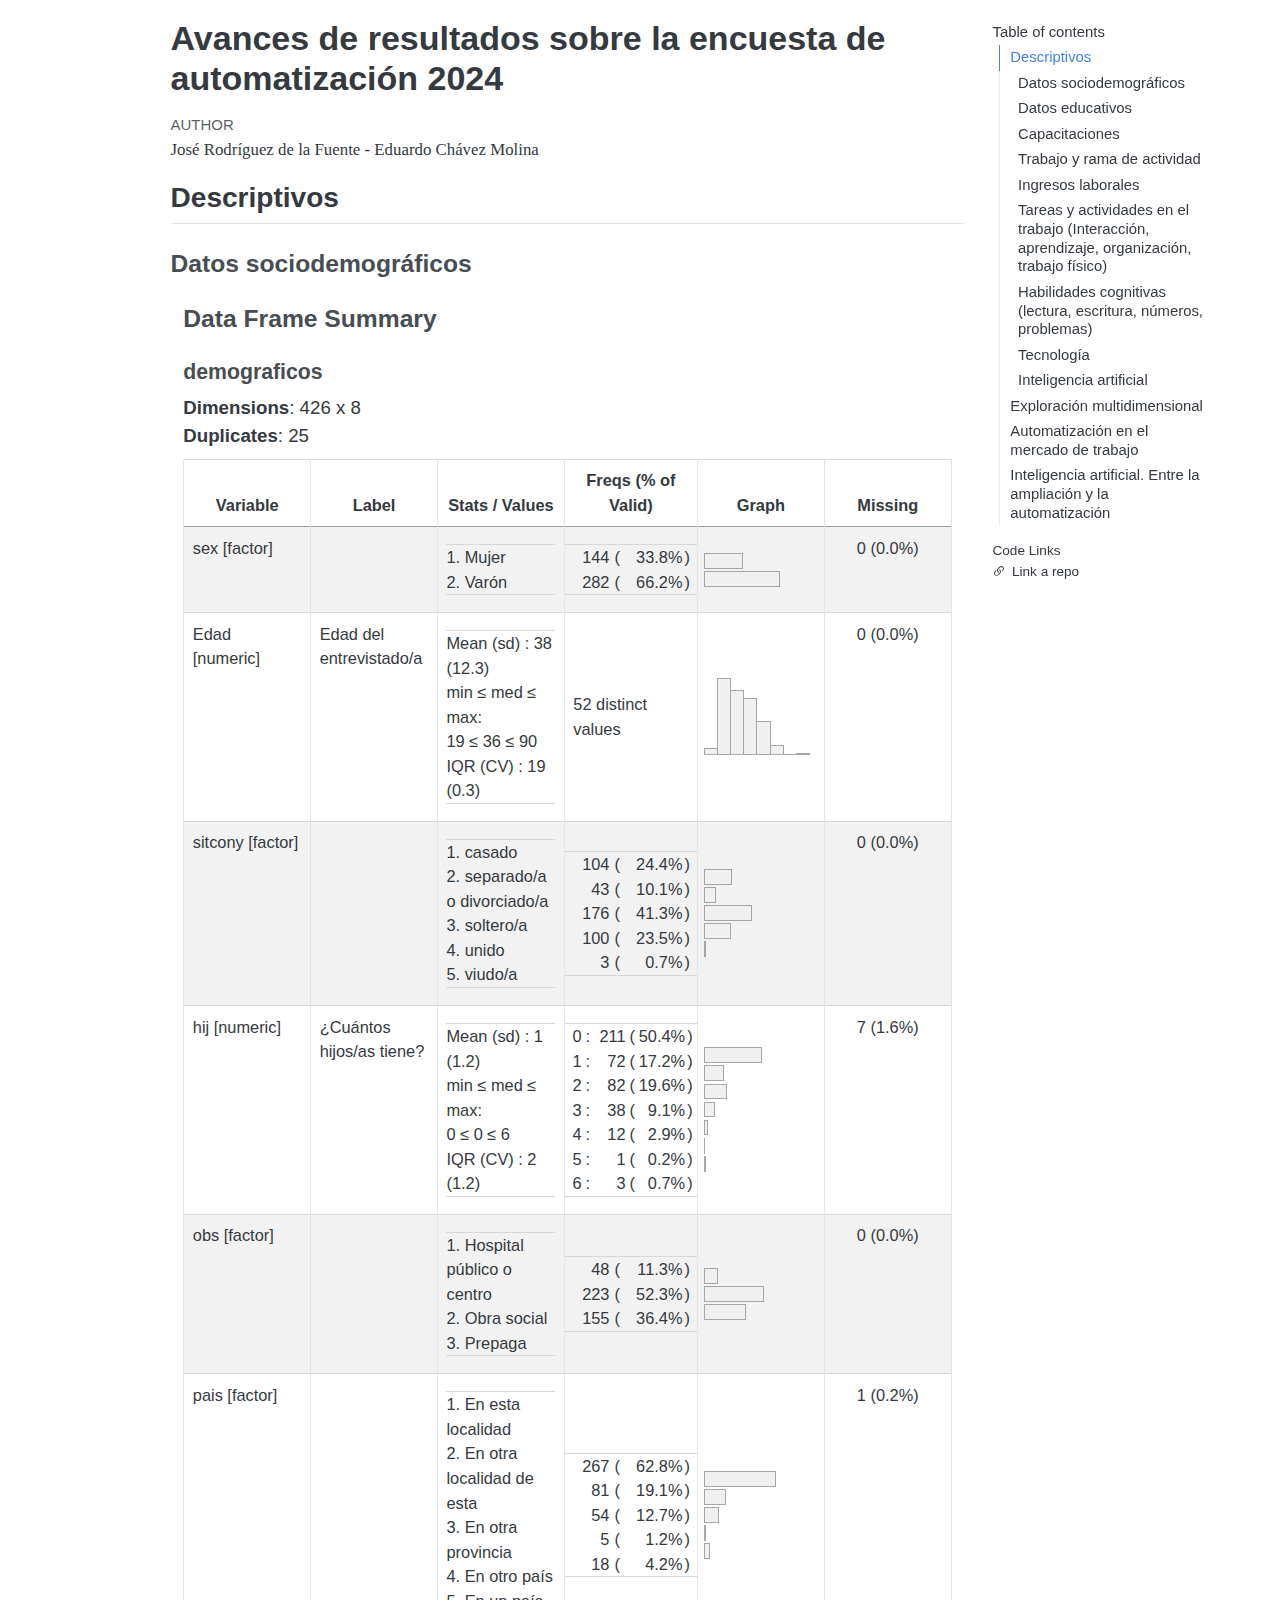
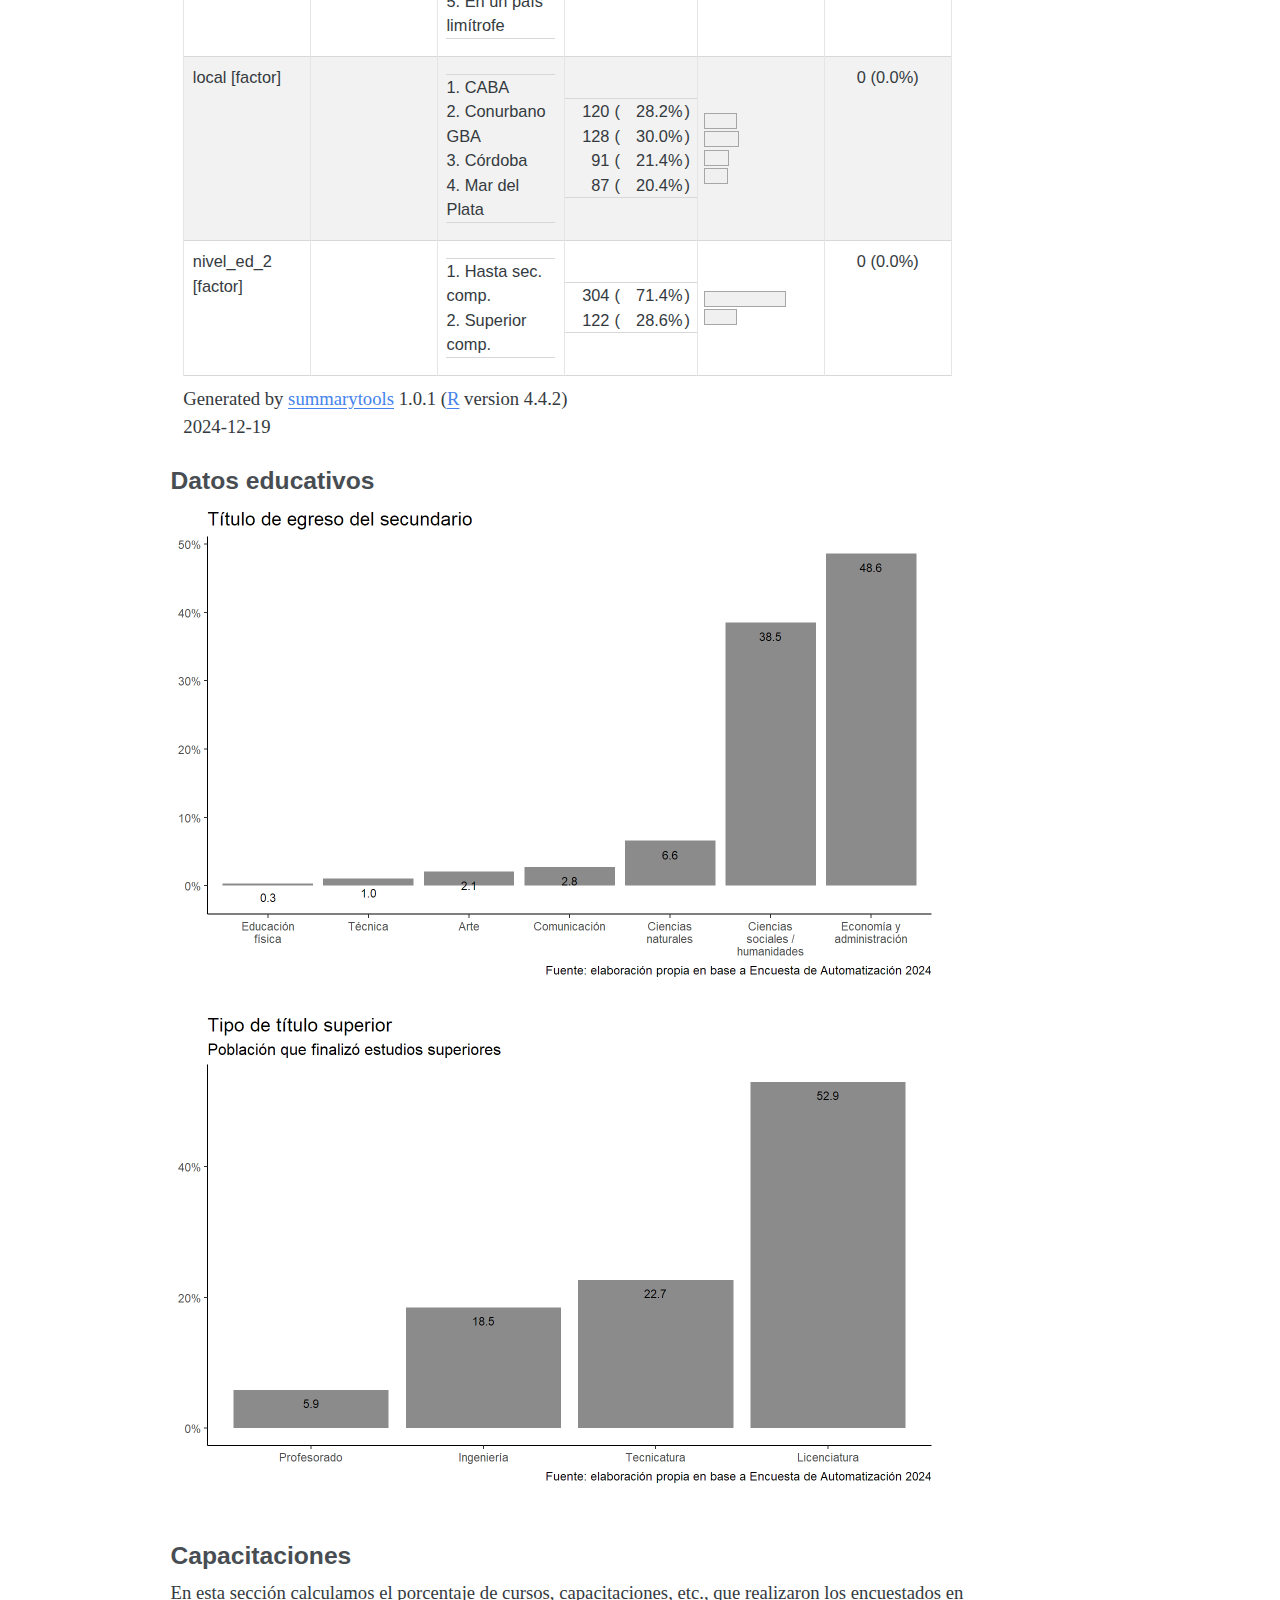
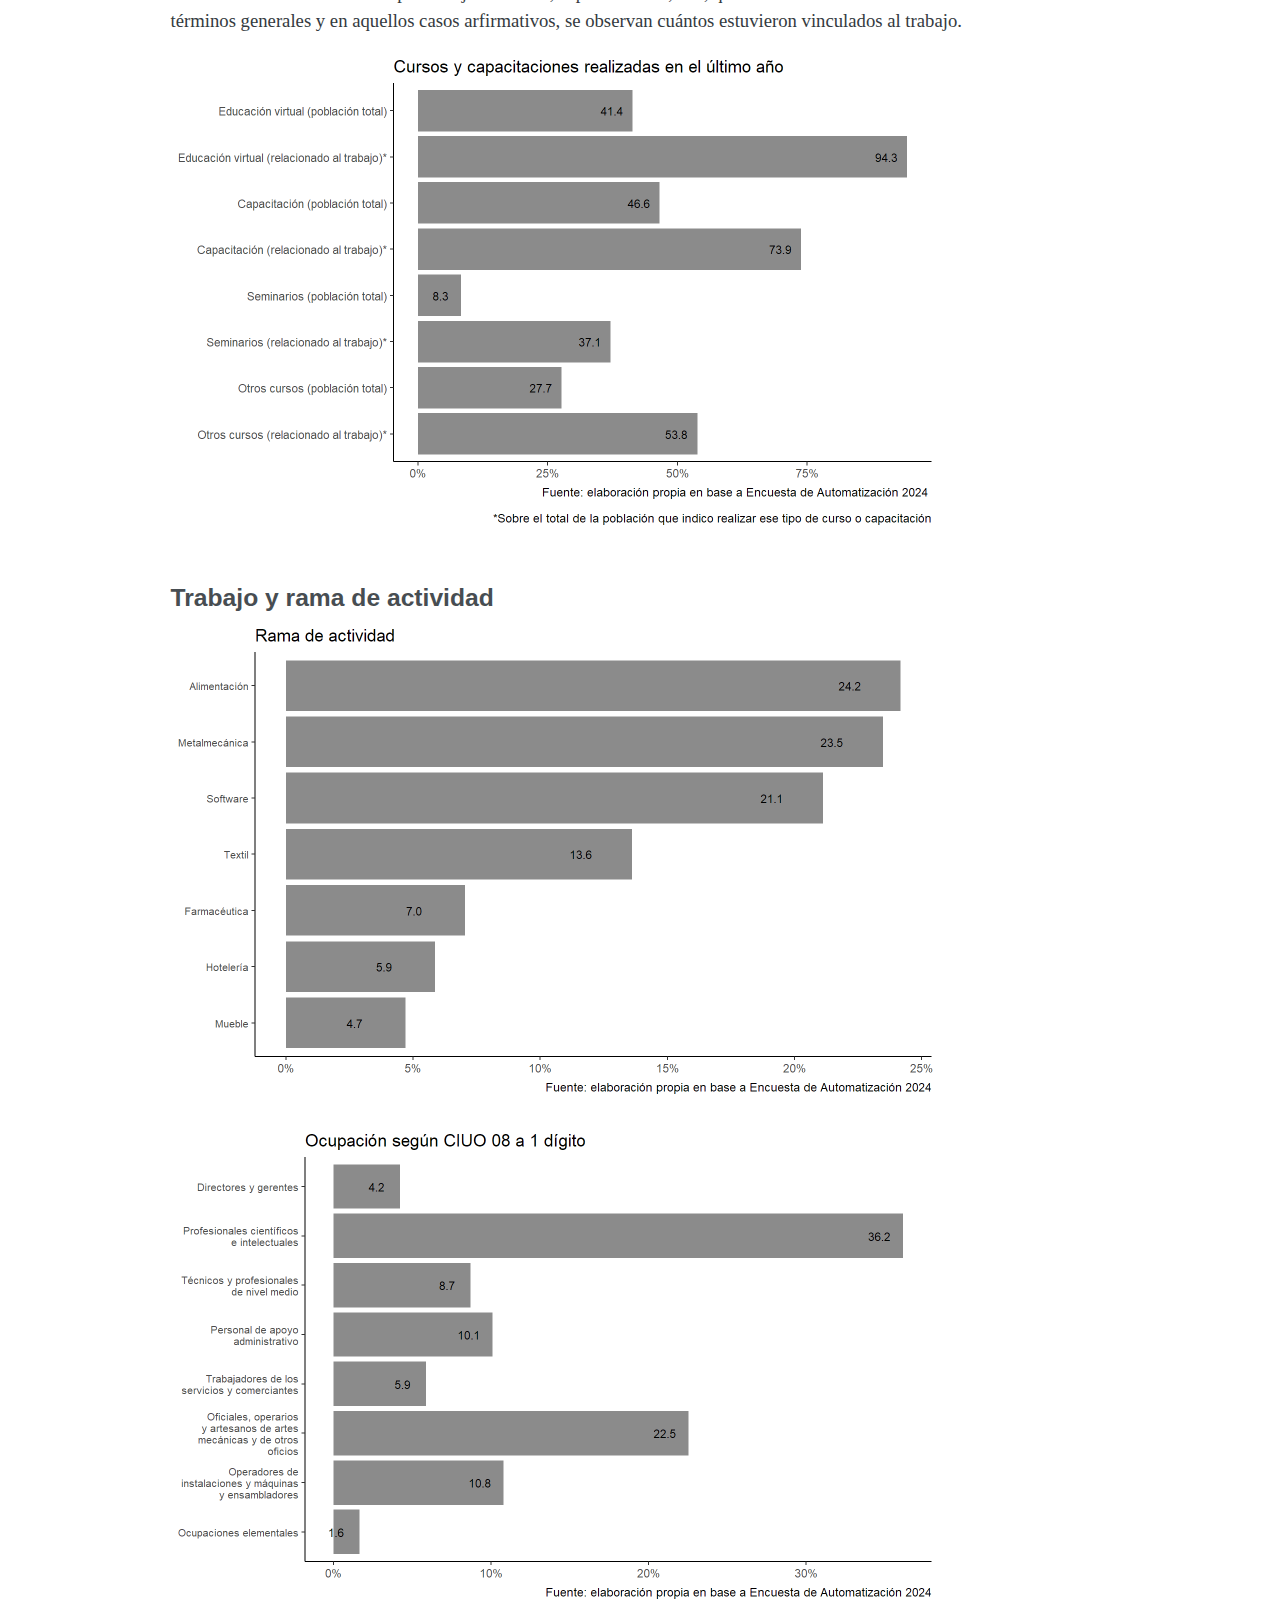
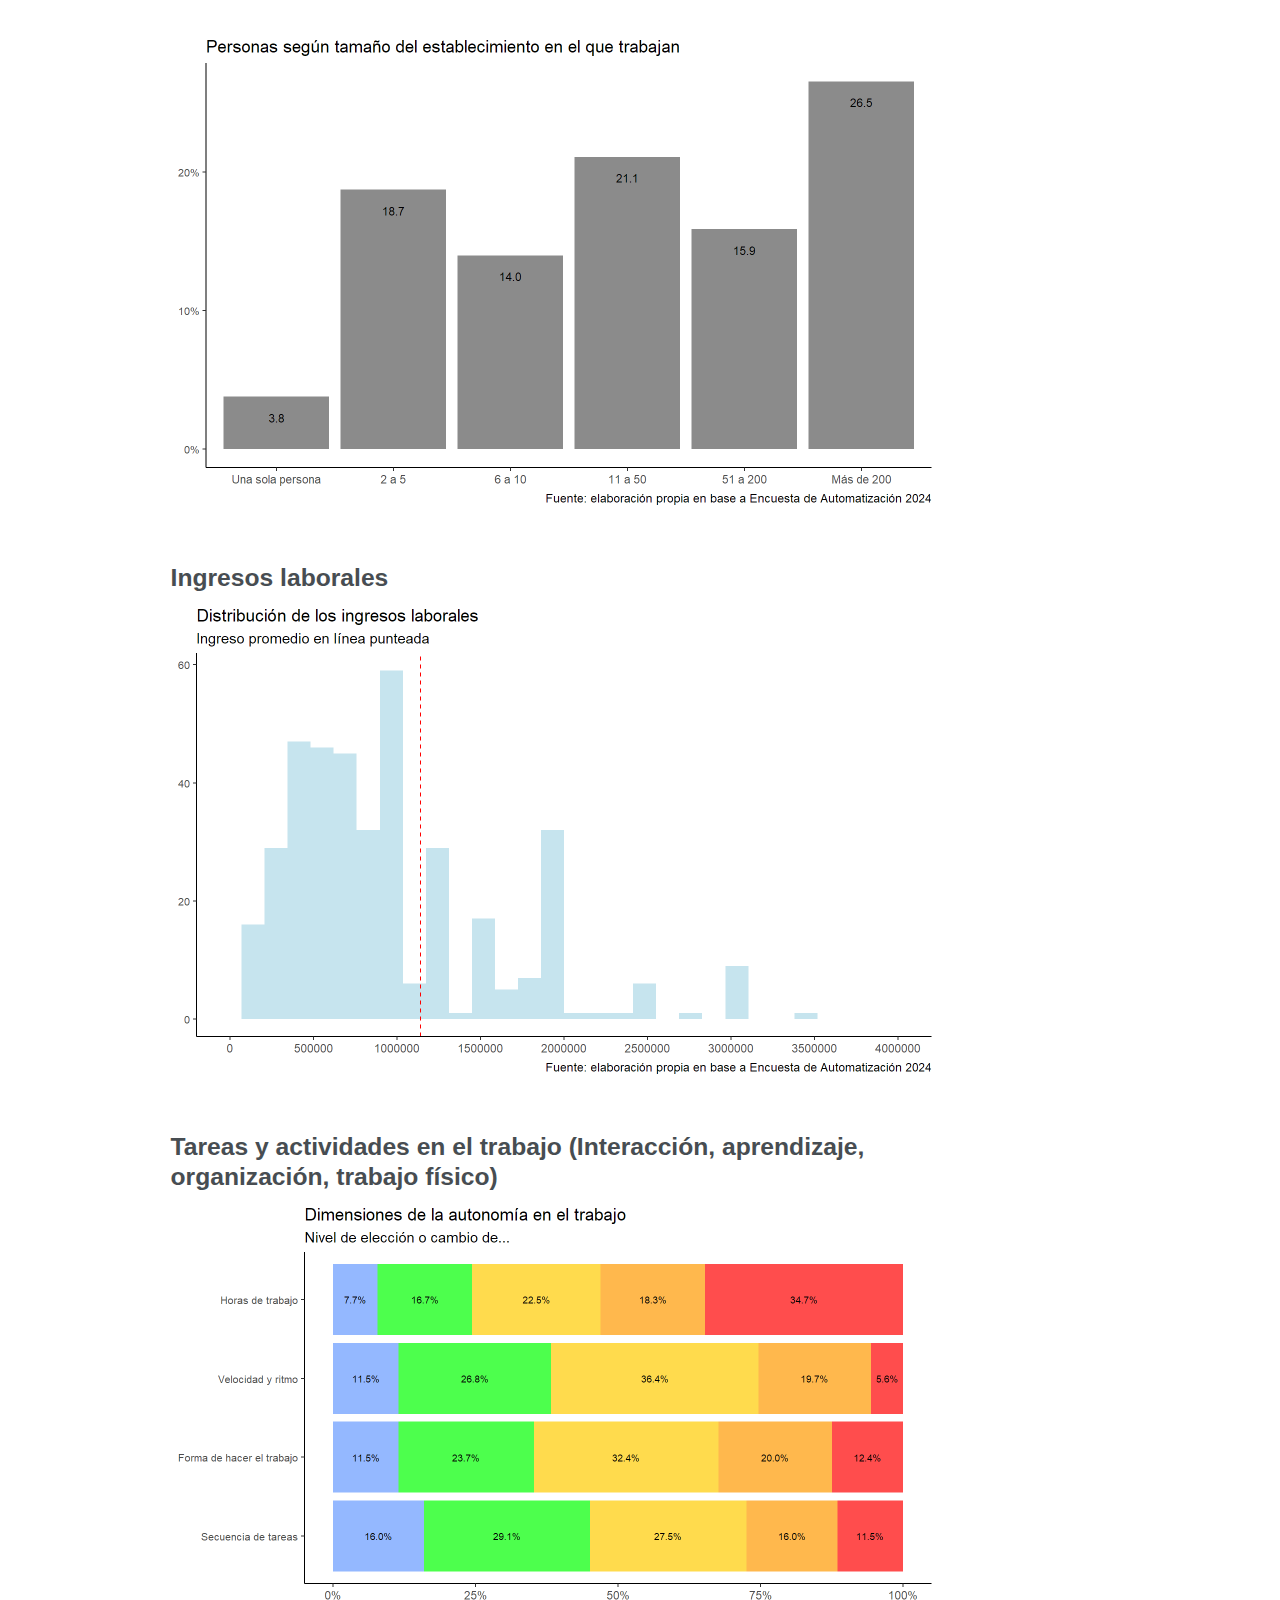
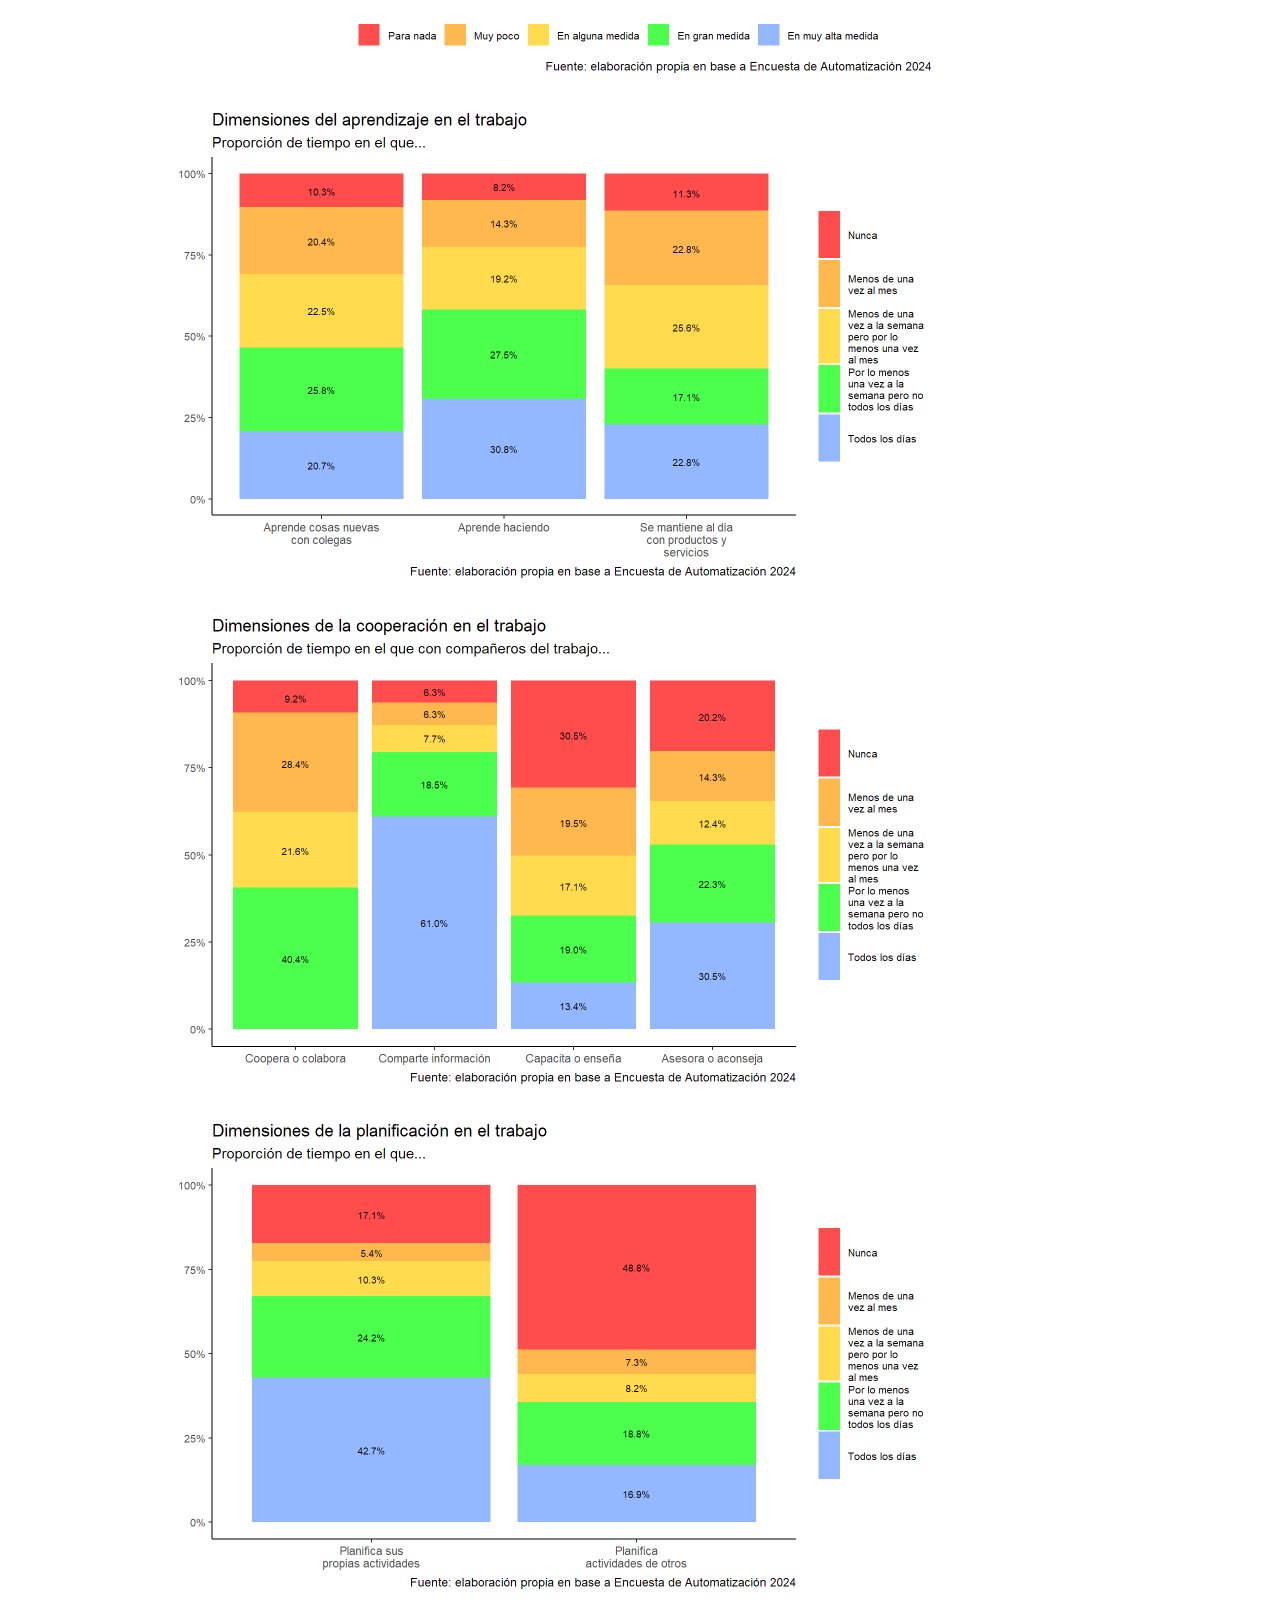
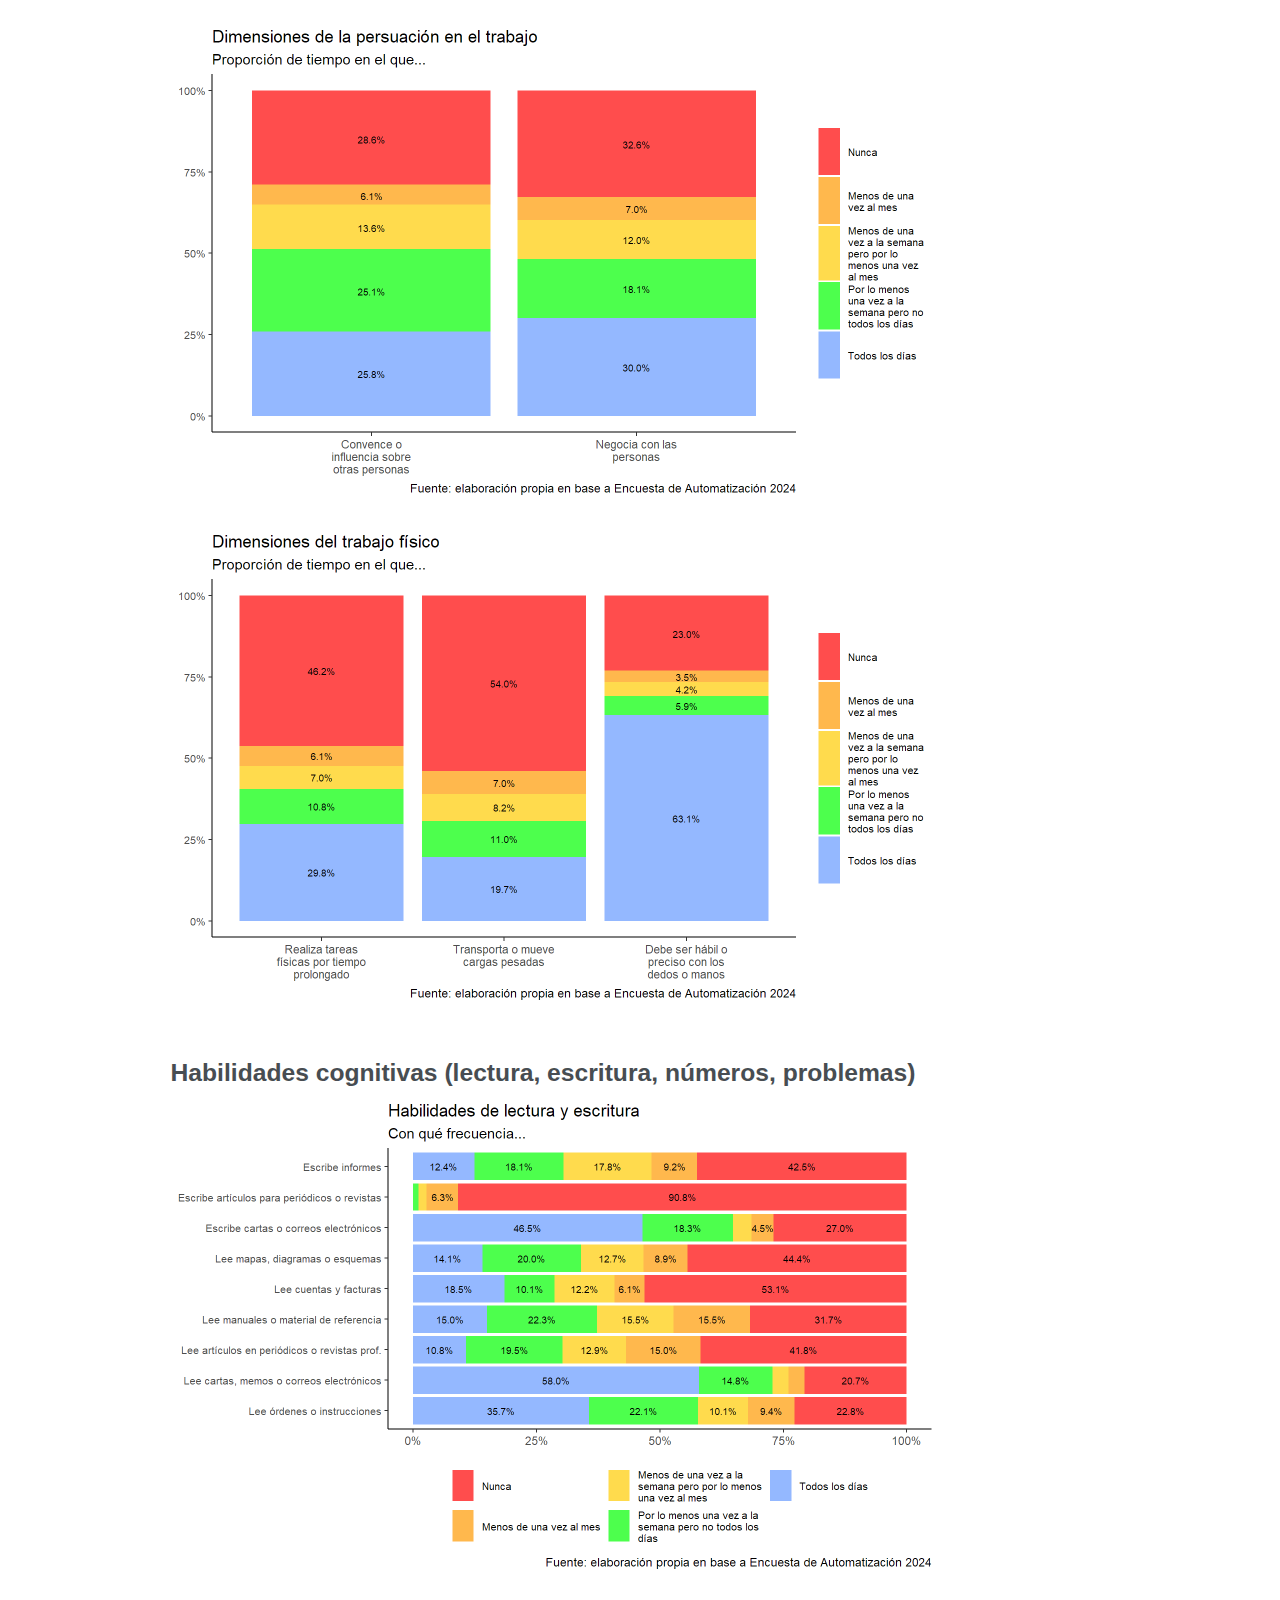
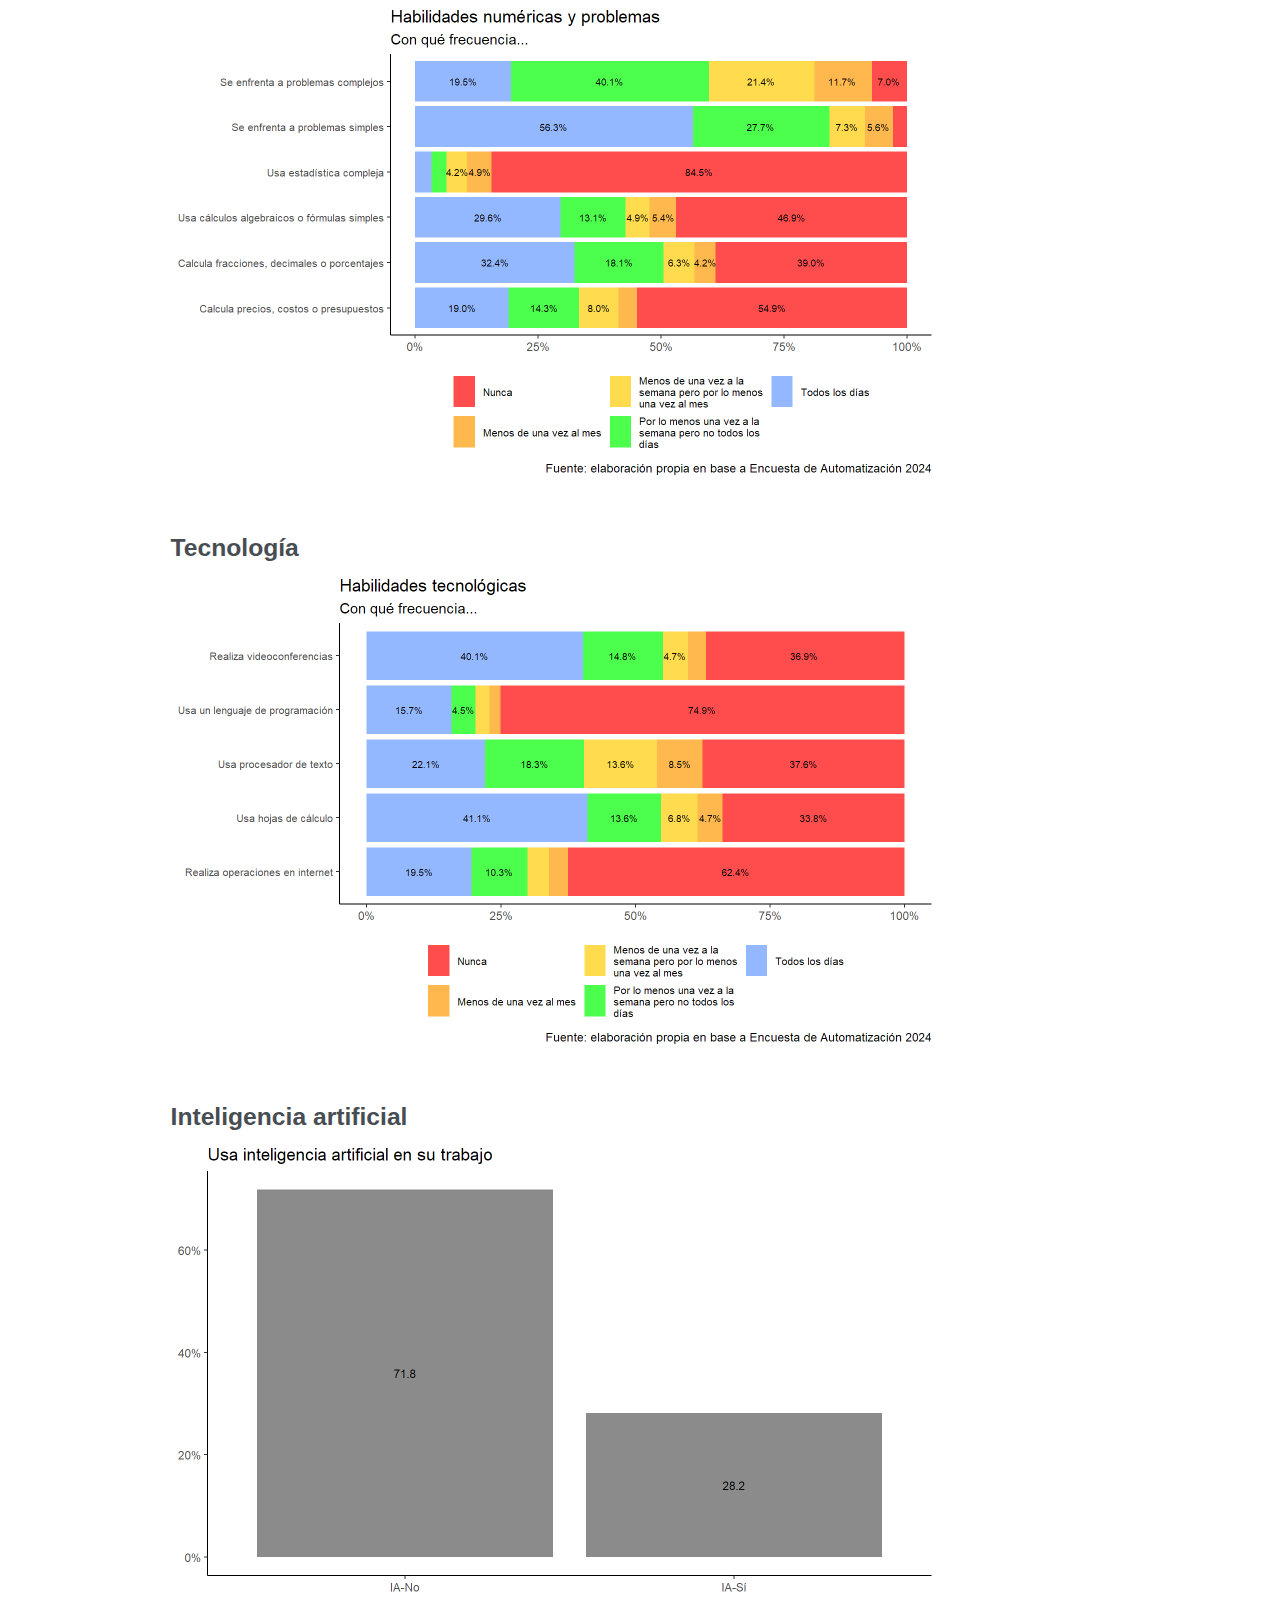
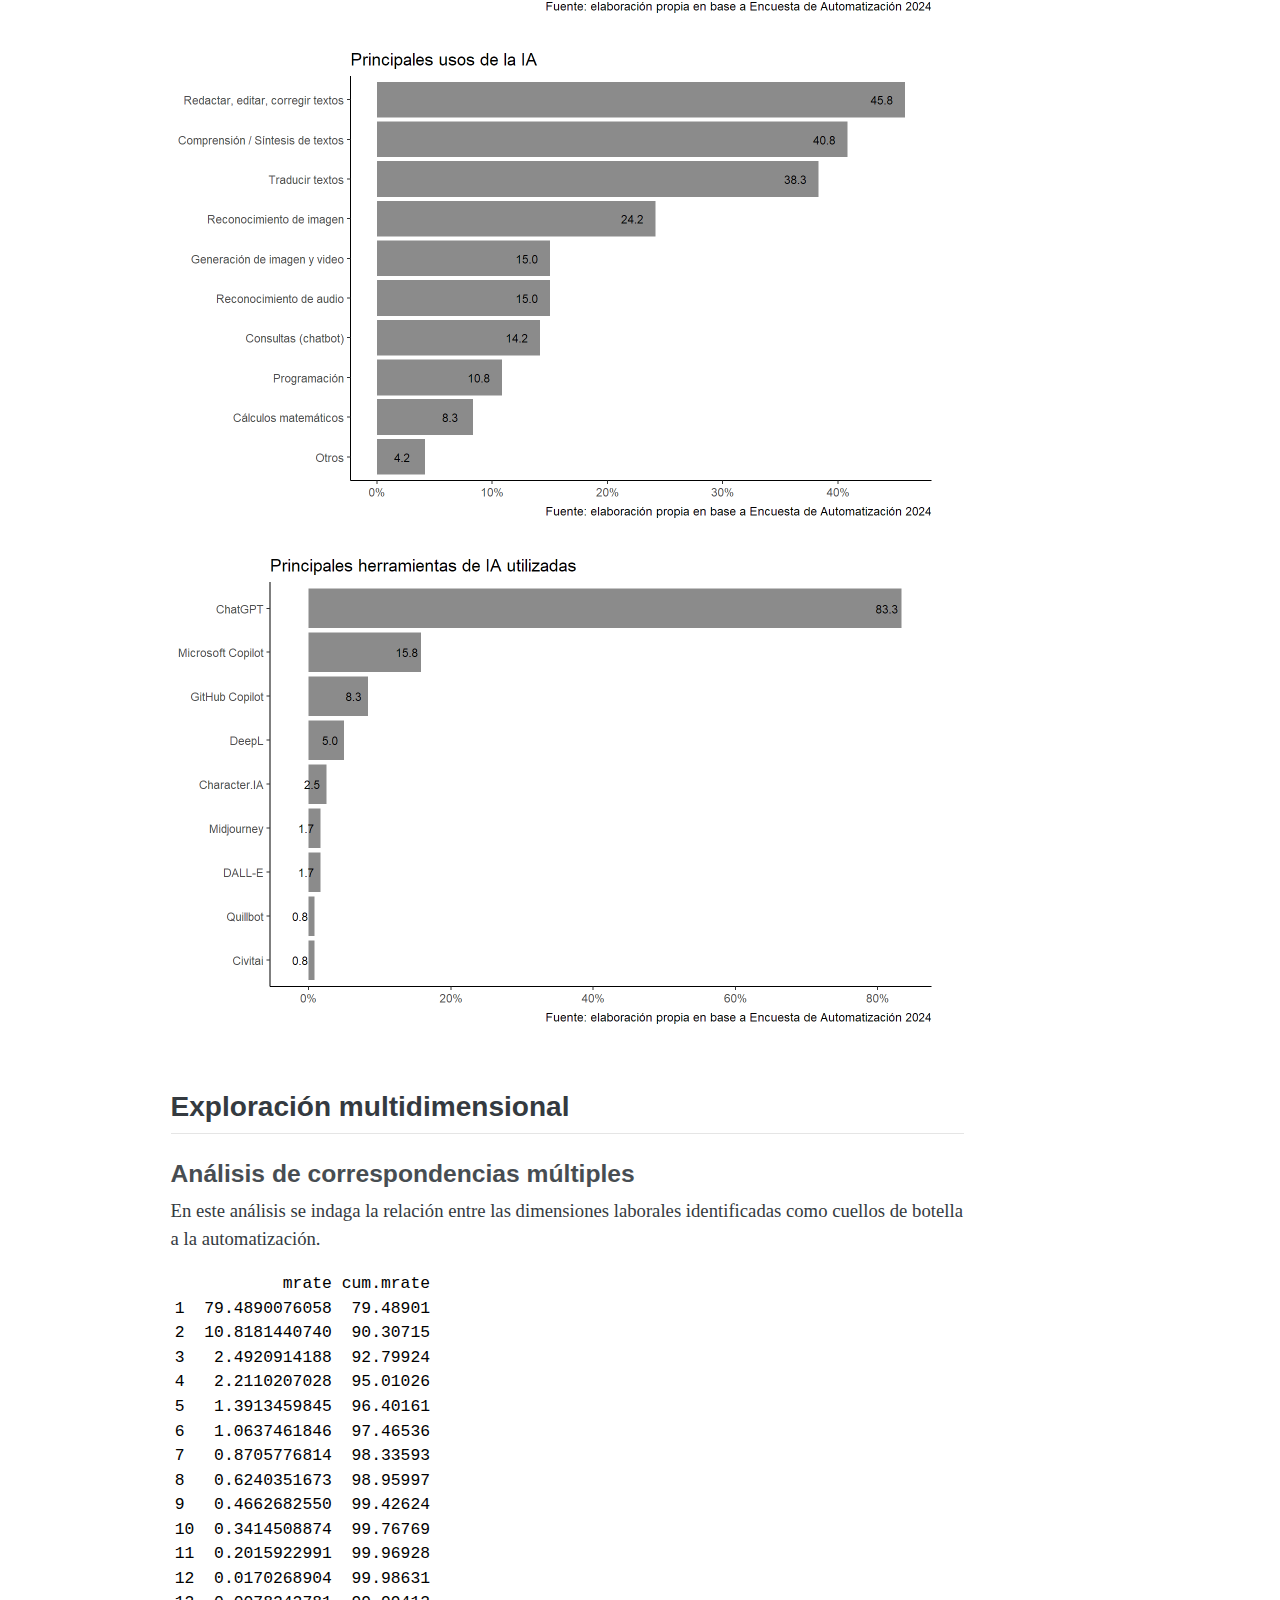
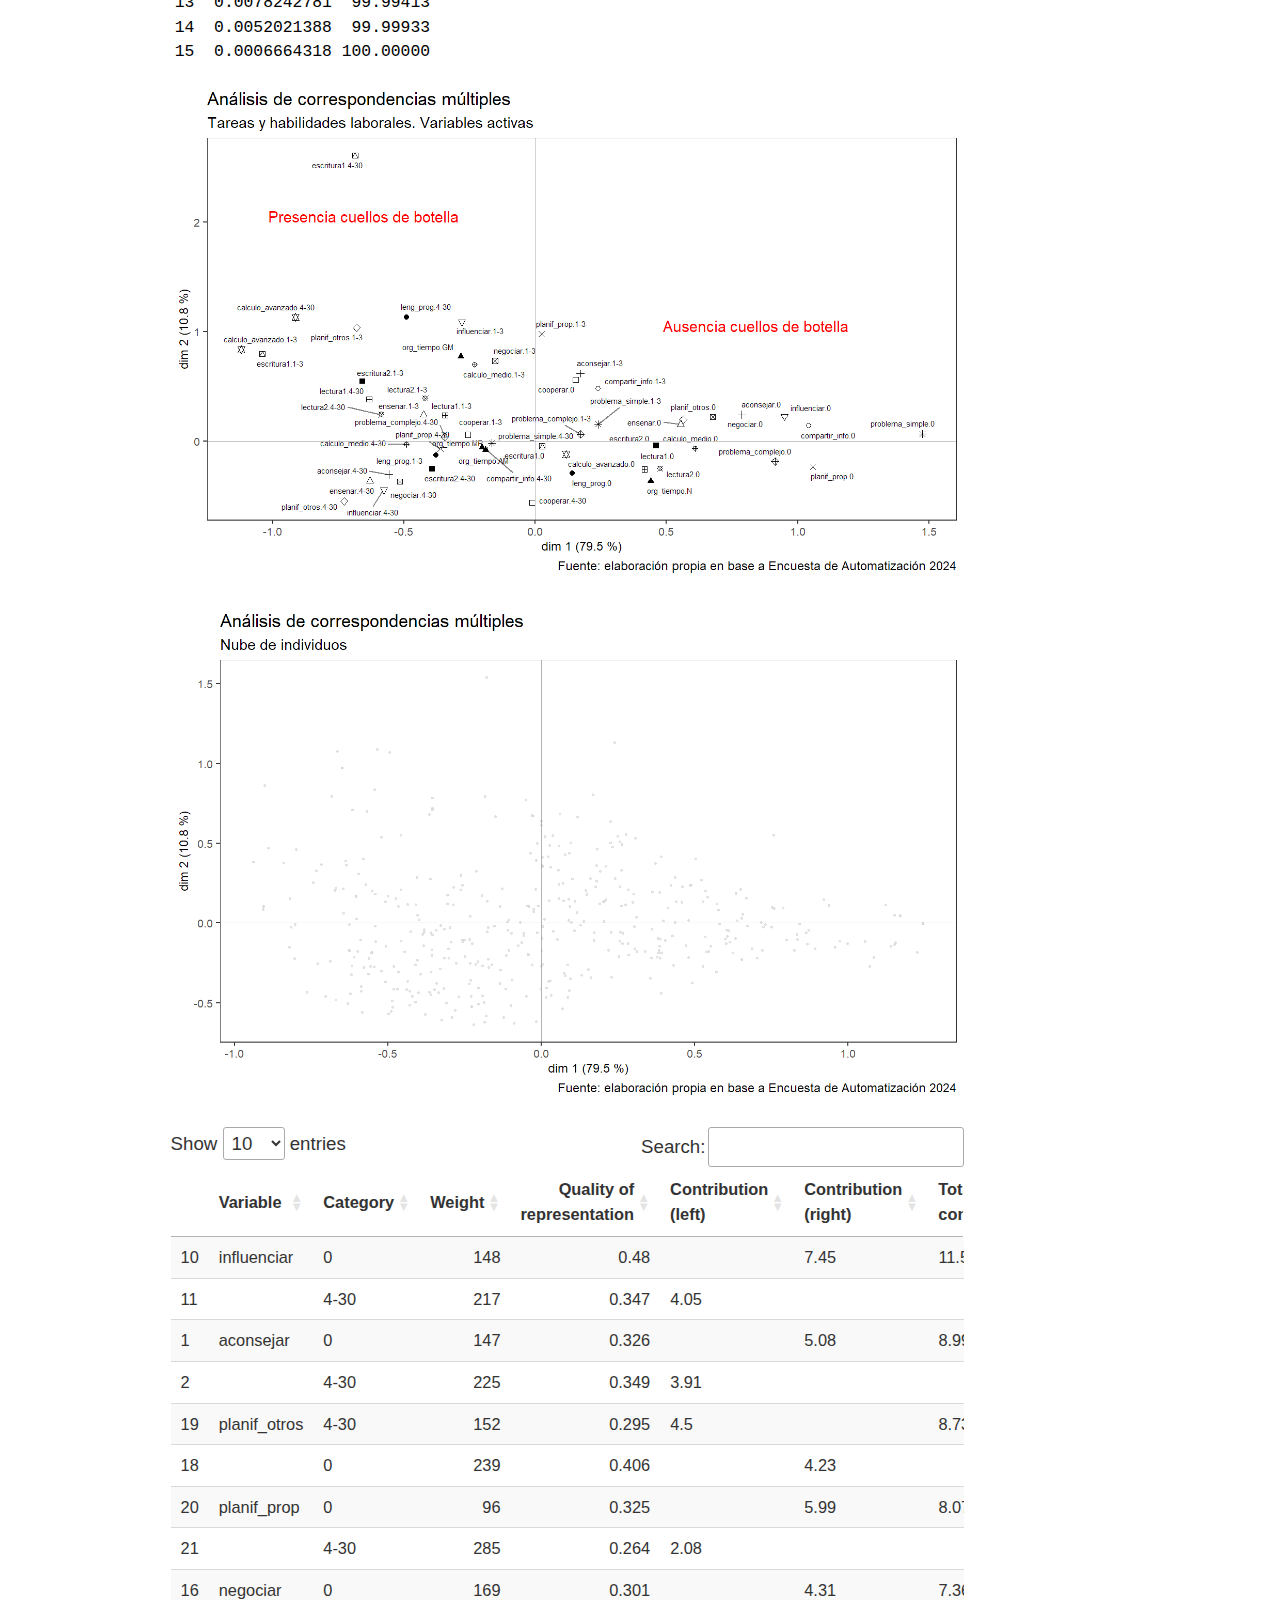
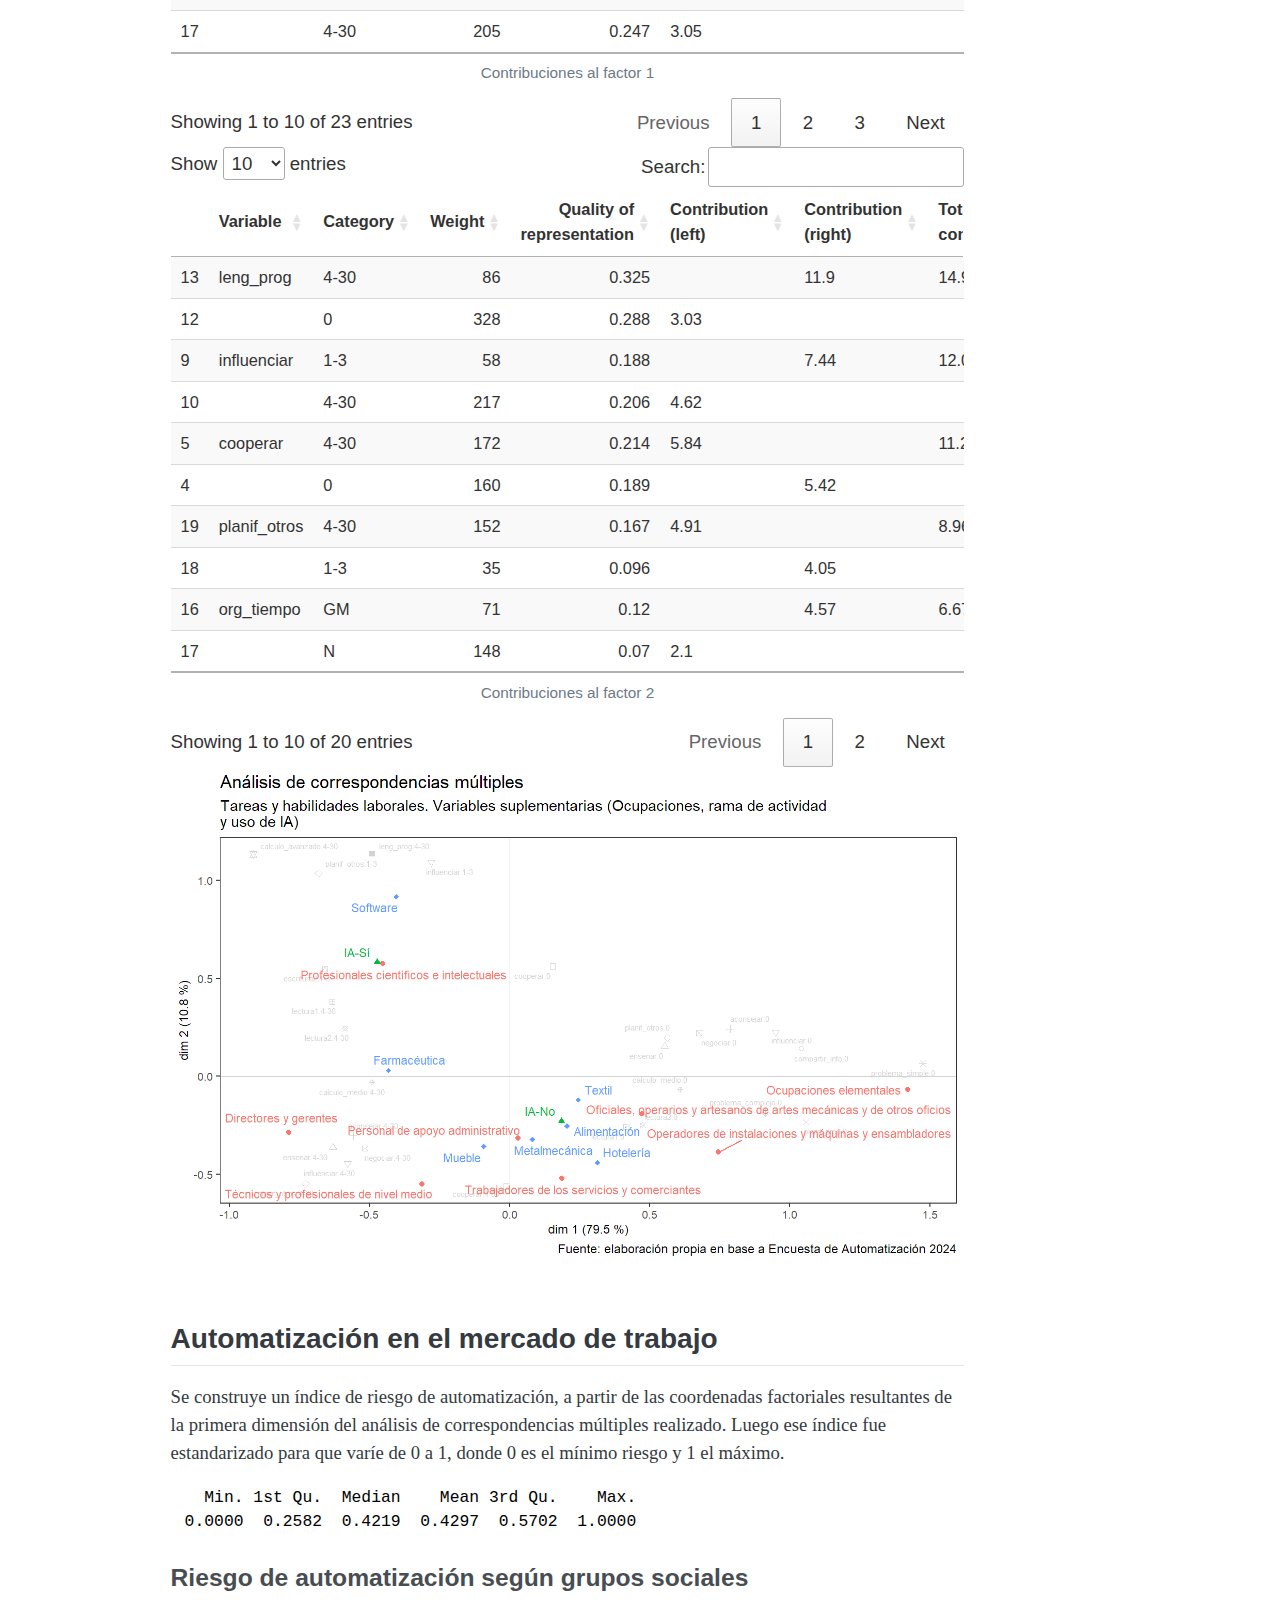
<file: index.html>
<!DOCTYPE html>
<html xmlns="http://www.w3.org/1999/xhtml" lang="en" xml:lang="en"><head>

<meta charset="utf-8">
<meta name="generator" content="quarto-1.6.39">

<meta name="viewport" content="width=device-width, initial-scale=1.0, user-scalable=yes">

<meta name="author" content="José Rodríguez de la Fuente - Eduardo Chávez Molina">

<title>Avances de resultados sobre la encuesta de automatización 2024</title>
<style>
code{white-space: pre-wrap;}
span.smallcaps{font-variant: small-caps;}
div.columns{display: flex; gap: min(4vw, 1.5em);}
div.column{flex: auto; overflow-x: auto;}
div.hanging-indent{margin-left: 1.5em; text-indent: -1.5em;}
ul.task-list{list-style: none;}
ul.task-list li input[type="checkbox"] {
  width: 0.8em;
  margin: 0 0.8em 0.2em -1em; /* quarto-specific, see https://github.com/quarto-dev/quarto-cli/issues/4556 */ 
  vertical-align: middle;
}
</style>


<script src="index_files/libs/clipboard/clipboard.min.js"></script>
<script src="index_files/libs/quarto-html/quarto.js"></script>
<script src="index_files/libs/quarto-html/popper.min.js"></script>
<script src="index_files/libs/quarto-html/tippy.umd.min.js"></script>
<script src="index_files/libs/quarto-html/anchor.min.js"></script>
<link href="index_files/libs/quarto-html/tippy.css" rel="stylesheet">
<link href="index_files/libs/quarto-html/quarto-syntax-highlighting-e26003cea8cd680ca0c55a263523d882.css" rel="stylesheet" id="quarto-text-highlighting-styles">
<script src="index_files/libs/bootstrap/bootstrap.min.js"></script>
<link href="index_files/libs/bootstrap/bootstrap-icons.css" rel="stylesheet">
<link href="index_files/libs/bootstrap/bootstrap-c41662faad3cdd8965e3b1cad2f92042.min.css" rel="stylesheet" append-hash="true" id="quarto-bootstrap" data-mode="light">
<link href="index_files/libs/htmltools-fill-0.5.8.1/fill.css" rel="stylesheet">

<script src="index_files/libs/htmlwidgets-1.6.4/htmlwidgets.js"></script>

<link href="index_files/libs/datatables-css-0.0.0/datatables-crosstalk.css" rel="stylesheet">

<script src="index_files/libs/datatables-binding-0.33/datatables.js"></script>

<script src="index_files/libs/jquery-3.6.0/jquery-3.6.0.min.js"></script>

<link href="index_files/libs/dt-core-1.13.6/css/jquery.dataTables.min.css" rel="stylesheet">

<link href="index_files/libs/dt-core-1.13.6/css/jquery.dataTables.extra.css" rel="stylesheet">

<script src="index_files/libs/dt-core-1.13.6/js/jquery.dataTables.min.js"></script>

<link href="index_files/libs/dt-ext-fixedcolumns-1.13.6/css/fixedColumns.dataTables.min.css" rel="stylesheet">

<script src="index_files/libs/dt-ext-fixedcolumns-1.13.6/js/dataTables.fixedColumns.min.js"></script>

<link href="index_files/libs/crosstalk-1.2.1/css/crosstalk.min.css" rel="stylesheet">

<script src="index_files/libs/crosstalk-1.2.1/js/crosstalk.min.js"></script>



</head>

<body>

<div id="quarto-content" class="page-columns page-rows-contents page-layout-article">
<div id="quarto-margin-sidebar" class="sidebar margin-sidebar">
  <nav id="TOC" role="doc-toc" class="toc-active">
    <h2 id="toc-title">Table of contents</h2>
   
  <ul>
  <li><a href="#descriptivos" id="toc-descriptivos" class="nav-link active" data-scroll-target="#descriptivos">Descriptivos</a>
  <ul class="collapse">
  <li><a href="#datos-sociodemográficos" id="toc-datos-sociodemográficos" class="nav-link" data-scroll-target="#datos-sociodemográficos">Datos sociodemográficos</a></li>
  <li><a href="#datos-educativos" id="toc-datos-educativos" class="nav-link" data-scroll-target="#datos-educativos">Datos educativos</a></li>
  <li><a href="#capacitaciones" id="toc-capacitaciones" class="nav-link" data-scroll-target="#capacitaciones">Capacitaciones</a></li>
  <li><a href="#trabajo-y-rama-de-actividad" id="toc-trabajo-y-rama-de-actividad" class="nav-link" data-scroll-target="#trabajo-y-rama-de-actividad">Trabajo y rama de actividad</a></li>
  <li><a href="#ingresos-laborales" id="toc-ingresos-laborales" class="nav-link" data-scroll-target="#ingresos-laborales">Ingresos laborales</a></li>
  <li><a href="#tareas-y-actividades-en-el-trabajo-interacción-aprendizaje-organización-trabajo-físico" id="toc-tareas-y-actividades-en-el-trabajo-interacción-aprendizaje-organización-trabajo-físico" class="nav-link" data-scroll-target="#tareas-y-actividades-en-el-trabajo-interacción-aprendizaje-organización-trabajo-físico">Tareas y actividades en el trabajo (Interacción, aprendizaje, organización, trabajo físico)</a></li>
  <li><a href="#habilidades-cognitivas-lectura-escritura-números-problemas" id="toc-habilidades-cognitivas-lectura-escritura-números-problemas" class="nav-link" data-scroll-target="#habilidades-cognitivas-lectura-escritura-números-problemas">Habilidades cognitivas (lectura, escritura, números, problemas)</a></li>
  <li><a href="#tecnología" id="toc-tecnología" class="nav-link" data-scroll-target="#tecnología">Tecnología</a></li>
  <li><a href="#inteligencia-artificial" id="toc-inteligencia-artificial" class="nav-link" data-scroll-target="#inteligencia-artificial">Inteligencia artificial</a></li>
  </ul></li>
  <li><a href="#exploración-multidimensional" id="toc-exploración-multidimensional" class="nav-link" data-scroll-target="#exploración-multidimensional">Exploración multidimensional</a>
  <ul class="collapse">
  <li><a href="#análisis-de-correspondencias-múltiples" id="toc-análisis-de-correspondencias-múltiples" class="nav-link" data-scroll-target="#análisis-de-correspondencias-múltiples">Análisis de correspondencias múltiples</a></li>
  </ul></li>
  <li><a href="#automatización-en-el-mercado-de-trabajo" id="toc-automatización-en-el-mercado-de-trabajo" class="nav-link" data-scroll-target="#automatización-en-el-mercado-de-trabajo">Automatización en el mercado de trabajo</a>
  <ul class="collapse">
  <li><a href="#riesgo-de-automatización-según-grupos-sociales" id="toc-riesgo-de-automatización-según-grupos-sociales" class="nav-link" data-scroll-target="#riesgo-de-automatización-según-grupos-sociales">Riesgo de automatización según grupos sociales</a></li>
  </ul></li>
  <li><a href="#inteligencia-artificial.-entre-la-ampliación-y-la-automatización" id="toc-inteligencia-artificial.-entre-la-ampliación-y-la-automatización" class="nav-link" data-scroll-target="#inteligencia-artificial.-entre-la-ampliación-y-la-automatización">Inteligencia artificial. Entre la ampliación y la automatización</a></li>
  </ul>
<div class="quarto-code-links"><h2>Code Links</h2><ul><li><a href="repo"><i class="bi bi-link-45deg"></i>Link a repo</a></li></ul></div></nav>
</div>
<main class="content" id="quarto-document-content">

<header id="title-block-header" class="quarto-title-block default">
<div class="quarto-title">
<h1 class="title">Avances de resultados sobre la encuesta de automatización 2024</h1>
</div>



<div class="quarto-title-meta">

    <div>
    <div class="quarto-title-meta-heading">Author</div>
    <div class="quarto-title-meta-contents">
             <p>José Rodríguez de la Fuente - Eduardo Chávez Molina </p>
          </div>
  </div>
    
  
    
  </div>
  


</header>


<section id="descriptivos" class="level2">
<h2 class="anchored" data-anchor-id="descriptivos">Descriptivos</h2>
<section id="datos-sociodemográficos" class="level3">
<h3 class="anchored" data-anchor-id="datos-sociodemográficos">Datos sociodemográficos</h3>
<div class="container st-container">
<h3 class="anchored">Data Frame Summary</h3>
<h4 class="anchored">demograficos</h4>
<strong>Dimensions</strong>: 426 x 8
  <br><strong>Duplicates</strong>: 25
<br>

<table class="table table-striped table-bordered st-table st-table-striped st-table-bordered st-multiline caption-top" data-quarto-postprocess="true">
<colgroup>
<col style="width: 16%">
<col style="width: 16%">
<col style="width: 16%">
<col style="width: 16%">
<col style="width: 16%">
<col style="width: 16%">
</colgroup>
<thead>
<tr class="header">
<th class="st-protect-top-border" style="text-align: center;" data-quarto-table-cell-role="th"><strong>Variable</strong></th>
<th class="st-protect-top-border" style="text-align: center;" data-quarto-table-cell-role="th"><strong>Label</strong></th>
<th class="st-protect-top-border" style="text-align: center;" data-quarto-table-cell-role="th"><strong>Stats / Values</strong></th>
<th class="st-protect-top-border" style="text-align: center;" data-quarto-table-cell-role="th"><strong>Freqs (% of Valid)</strong></th>
<th class="st-protect-top-border" style="text-align: center;" data-quarto-table-cell-role="th"><strong>Graph</strong></th>
<th class="st-protect-top-border" style="text-align: center;" data-quarto-table-cell-role="th"><strong>Missing</strong></th>
</tr>
</thead>
<tbody>
<tr class="odd">
<td style="text-align: left;">sex [factor]</td>
<td style="text-align: left;"></td>
<td style="text-align: left; padding: 8; vertical-align: middle;"><table class="caption-top table" data-quarto-postprocess="true">
<tbody>
<tr class="odd" style="background-color:transparent">
<td style="text-align: left; padding: 0; margin: 0; border: 0;">1. Mujer</td>
</tr>
<tr class="even" style="background-color:transparent">
<td style="text-align: left; padding: 0; margin: 0; border: 0;">2. Varón</td>
</tr>
</tbody>
</table></td>
<td style="text-align: left; padding: 0; vertical-align: middle;"><table class="caption-top table" data-quarto-postprocess="true">
<tbody>
<tr class="odd" style="background-color:transparent">
<td style="text-align: right; padding: 0 5px 0 7px; margin: 0; border: 0;">144</td>
<td style="text-align: left; padding: 0 2px 0 0; border: 0;">(</td>
<td style="text-align: right; padding: 0; border: 0;">33.8%</td>
<td style="text-align: left; padding: 0 4px 0 2px; border: 0;">)</td>
</tr>
<tr class="even" style="background-color:transparent">
<td style="text-align: right; padding: 0 5px 0 7px; margin: 0; border: 0;">282</td>
<td style="text-align: left; padding: 0 2px 0 0; border: 0;">(</td>
<td style="text-align: right; padding: 0; border: 0;">66.2%</td>
<td style="text-align: left; padding: 0 4px 0 2px; border: 0;">)</td>
</tr>
</tbody>
</table></td>
<td style="text-align: left; vertical-align: middle; padding: 0; background-color: transparent;"><img src="data:image/png;base64,%20iVBORw0KGgoAAAANSUhEUgAAAFgAAAAqBAMAAADFUYHNAAAAIGNIUk0AAHomAACAhAAA+gAAAIDoAAB1MAAA6mAAADqYAAAXcJy6UTwAAAAPUExURf////3+/aampvDw8P///7GHRIEAAAACdFJOUwAAdpPNOAAAAAFiS0dEAIgFHUgAAAAHdElNRQfoDBMQHBvBqxH+AAAAO0lEQVQ4y2NgGJpACRMoCmIAqGJlYwwwqnhUMY0Vk5REBYkC5ChWIgrg9iAmMBpVPKqYmopJSqJDDQAAKsjGjUF6TeUAAAAASUVORK5CYII=" class="img-fluid" style="border:none;background-color:transparent;padding:0;max-width:max-content;"></td>
<td style="text-align: center;">0 (0.0%)</td>
</tr>
<tr class="even">
<td style="text-align: left;">Edad [numeric]</td>
<td style="text-align: left;">Edad del entrevistado/a</td>
<td style="text-align: left; padding: 8; vertical-align: middle;"><table class="caption-top table" data-quarto-postprocess="true">
<tbody>
<tr class="odd" style="background-color:transparent">
<td style="text-align: left; padding: 0; margin: 0; border: 0;">Mean (sd) : 38 (12.3)</td>
</tr>
<tr class="even" style="background-color:transparent">
<td style="text-align: left; padding: 0; margin: 0; border: 0;">min ≤ med ≤ max:</td>
</tr>
<tr class="odd" style="background-color:transparent">
<td style="text-align: left; padding: 0; margin: 0; border: 0;">19 ≤ 36 ≤ 90</td>
</tr>
<tr class="even" style="background-color:transparent">
<td style="text-align: left; padding: 0; margin: 0; border: 0;">IQR (CV) : 19 (0.3)</td>
</tr>
</tbody>
</table></td>
<td style="text-align: left; vertical-align: middle;">52 distinct values</td>
<td style="text-align: left; vertical-align: middle; padding: 0; background-color: transparent;"><img src="data:image/png;base64,%20iVBORw0KGgoAAAANSUhEUgAAAHYAAABVBAMAAABusQ26AAAAIGNIUk0AAHomAACAhAAA+gAAAIDoAAB1MAAA6mAAADqYAAAXcJy6UTwAAAAPUExURf////3+/aampvDw8P///7GHRIEAAAACdFJOUwAAdpPNOAAAAAFiS0dEAIgFHUgAAAAHdElNRQfoDBMQHBvBqxH+AAAAcklEQVRYw+3XUQoAERDGcVewN8AN1v3vtjU7KcWykwfl/z14kF80TcS58+IlV5QEP5faZgkWu5t9uzqabJLxxu5vh5fXhx02GRaLxWJzeVCDxab+9lgsFotdY1v/nlmrc6utHslkG8uxxWpl6zr/izsvD5453p9hEvbzAAAAAElFTkSuQmCC" class="img-fluid" style="border:none;background-color:transparent;padding:0;max-width:max-content;"></td>
<td style="text-align: center;">0 (0.0%)</td>
</tr>
<tr class="odd">
<td style="text-align: left;">sitcony [factor]</td>
<td style="text-align: left;"></td>
<td style="text-align: left; padding: 8; vertical-align: middle;"><table class="caption-top table" data-quarto-postprocess="true">
<tbody>
<tr class="odd" style="background-color:transparent">
<td style="text-align: left; padding: 0; margin: 0; border: 0;">1. casado</td>
</tr>
<tr class="even" style="background-color:transparent">
<td style="text-align: left; padding: 0; margin: 0; border: 0;">2. separado/a o divorciado/a</td>
</tr>
<tr class="odd" style="background-color:transparent">
<td style="text-align: left; padding: 0; margin: 0; border: 0;">3. soltero/a</td>
</tr>
<tr class="even" style="background-color:transparent">
<td style="text-align: left; padding: 0; margin: 0; border: 0;">4. unido</td>
</tr>
<tr class="odd" style="background-color:transparent">
<td style="text-align: left; padding: 0; margin: 0; border: 0;">5. viudo/a</td>
</tr>
</tbody>
</table></td>
<td style="text-align: left; padding: 0; vertical-align: middle;"><table class="caption-top table" data-quarto-postprocess="true">
<tbody>
<tr class="odd" style="background-color:transparent">
<td style="text-align: right; padding: 0 5px 0 7px; margin: 0; border: 0;">104</td>
<td style="text-align: left; padding: 0 2px 0 0; border: 0;">(</td>
<td style="text-align: right; padding: 0; border: 0;">24.4%</td>
<td style="text-align: left; padding: 0 4px 0 2px; border: 0;">)</td>
</tr>
<tr class="even" style="background-color:transparent">
<td style="text-align: right; padding: 0 5px 0 7px; margin: 0; border: 0;">43</td>
<td style="text-align: left; padding: 0 2px 0 0; border: 0;">(</td>
<td style="text-align: right; padding: 0; border: 0;">10.1%</td>
<td style="text-align: left; padding: 0 4px 0 2px; border: 0;">)</td>
</tr>
<tr class="odd" style="background-color:transparent">
<td style="text-align: right; padding: 0 5px 0 7px; margin: 0; border: 0;">176</td>
<td style="text-align: left; padding: 0 2px 0 0; border: 0;">(</td>
<td style="text-align: right; padding: 0; border: 0;">41.3%</td>
<td style="text-align: left; padding: 0 4px 0 2px; border: 0;">)</td>
</tr>
<tr class="even" style="background-color:transparent">
<td style="text-align: right; padding: 0 5px 0 7px; margin: 0; border: 0;">100</td>
<td style="text-align: left; padding: 0 2px 0 0; border: 0;">(</td>
<td style="text-align: right; padding: 0; border: 0;">23.5%</td>
<td style="text-align: left; padding: 0 4px 0 2px; border: 0;">)</td>
</tr>
<tr class="odd" style="background-color:transparent">
<td style="text-align: right; padding: 0 5px 0 7px; margin: 0; border: 0;">3</td>
<td style="text-align: left; padding: 0 2px 0 0; border: 0;">(</td>
<td style="text-align: right; padding: 0; border: 0;">0.7%</td>
<td style="text-align: left; padding: 0 4px 0 2px; border: 0;">)</td>
</tr>
</tbody>
</table></td>
<td style="text-align: left; vertical-align: middle; padding: 0; background-color: transparent;"><img src="data:image/png;base64,%20iVBORw0KGgoAAAANSUhEUgAAADwAAABgBAMAAACzngzNAAAAIGNIUk0AAHomAACAhAAA+gAAAIDoAAB1MAAA6mAAADqYAAAXcJy6UTwAAAAPUExURf////3+/aampvDw8P///7GHRIEAAAACdFJOUwAAdpPNOAAAAAFiS0dEAIgFHUgAAAAHdElNRQfoDBMQHBvBqxH+AAAAXklEQVRIx2NgGFighAIE4QAqrWyMBIxGpQe/NIEIFcQBiJNGNxSb04xGpYeONIEIFcQBSEktmABbQkZK0qPSg1WaQIRSMbUoYk/IMDAqPQSkCUQohallVHpESQ8UAADxefw1wyMGAAAAAABJRU5ErkJggg==" class="img-fluid" style="border:none;background-color:transparent;padding:0;max-width:max-content;"></td>
<td style="text-align: center;">0 (0.0%)</td>
</tr>
<tr class="even">
<td style="text-align: left;">hij [numeric]</td>
<td style="text-align: left;">¿Cuántos hijos/as tiene?</td>
<td style="text-align: left; padding: 8; vertical-align: middle;"><table class="caption-top table" data-quarto-postprocess="true">
<tbody>
<tr class="odd" style="background-color:transparent">
<td style="text-align: left; padding: 0; margin: 0; border: 0;">Mean (sd) : 1 (1.2)</td>
</tr>
<tr class="even" style="background-color:transparent">
<td style="text-align: left; padding: 0; margin: 0; border: 0;">min ≤ med ≤ max:</td>
</tr>
<tr class="odd" style="background-color:transparent">
<td style="text-align: left; padding: 0; margin: 0; border: 0;">0 ≤ 0 ≤ 6</td>
</tr>
<tr class="even" style="background-color:transparent">
<td style="text-align: left; padding: 0; margin: 0; border: 0;">IQR (CV) : 2 (1.2)</td>
</tr>
</tbody>
</table></td>
<td style="text-align: left; padding: 0; vertical-align: middle;"><table class="caption-top table" data-quarto-postprocess="true">
<tbody>
<tr class="odd" style="background-color:transparent">
<td style="text-align: right; padding: 0 2px 0 7px; margin: 0; border: 0;">0</td>
<td style="text-align: left; padding: 0 2px; border: 0;">:</td>
<td style="text-align: right; padding: 0 4px 0 6px; margin: 0; border: 0;">211</td>
<td style="text-align: left; padding: 0; border: 0;">(</td>
<td style="text-align: right; padding: 0 2px; margin: 0; border: 0;">50.4%</td>
<td style="text-align: left; padding: 0 4px 0 0; border: 0;">)</td>
</tr>
<tr class="even" style="background-color:transparent">
<td style="text-align: right; padding: 0 2px 0 7px; margin: 0; border: 0;">1</td>
<td style="text-align: left; padding: 0 2px; border: 0;">:</td>
<td style="text-align: right; padding: 0 4px 0 6px; margin: 0; border: 0;">72</td>
<td style="text-align: left; padding: 0; border: 0;">(</td>
<td style="text-align: right; padding: 0 2px; margin: 0; border: 0;">17.2%</td>
<td style="text-align: left; padding: 0 4px 0 0; border: 0;">)</td>
</tr>
<tr class="odd" style="background-color:transparent">
<td style="text-align: right; padding: 0 2px 0 7px; margin: 0; border: 0;">2</td>
<td style="text-align: left; padding: 0 2px; border: 0;">:</td>
<td style="text-align: right; padding: 0 4px 0 6px; margin: 0; border: 0;">82</td>
<td style="text-align: left; padding: 0; border: 0;">(</td>
<td style="text-align: right; padding: 0 2px; margin: 0; border: 0;">19.6%</td>
<td style="text-align: left; padding: 0 4px 0 0; border: 0;">)</td>
</tr>
<tr class="even" style="background-color:transparent">
<td style="text-align: right; padding: 0 2px 0 7px; margin: 0; border: 0;">3</td>
<td style="text-align: left; padding: 0 2px; border: 0;">:</td>
<td style="text-align: right; padding: 0 4px 0 6px; margin: 0; border: 0;">38</td>
<td style="text-align: left; padding: 0; border: 0;">(</td>
<td style="text-align: right; padding: 0 2px; margin: 0; border: 0;">9.1%</td>
<td style="text-align: left; padding: 0 4px 0 0; border: 0;">)</td>
</tr>
<tr class="odd" style="background-color:transparent">
<td style="text-align: right; padding: 0 2px 0 7px; margin: 0; border: 0;">4</td>
<td style="text-align: left; padding: 0 2px; border: 0;">:</td>
<td style="text-align: right; padding: 0 4px 0 6px; margin: 0; border: 0;">12</td>
<td style="text-align: left; padding: 0; border: 0;">(</td>
<td style="text-align: right; padding: 0 2px; margin: 0; border: 0;">2.9%</td>
<td style="text-align: left; padding: 0 4px 0 0; border: 0;">)</td>
</tr>
<tr class="even" style="background-color:transparent">
<td style="text-align: right; padding: 0 2px 0 7px; margin: 0; border: 0;">5</td>
<td style="text-align: left; padding: 0 2px; border: 0;">:</td>
<td style="text-align: right; padding: 0 4px 0 6px; margin: 0; border: 0;">1</td>
<td style="text-align: left; padding: 0; border: 0;">(</td>
<td style="text-align: right; padding: 0 2px; margin: 0; border: 0;">0.2%</td>
<td style="text-align: left; padding: 0 4px 0 0; border: 0;">)</td>
</tr>
<tr class="odd" style="background-color:transparent">
<td style="text-align: right; padding: 0 2px 0 7px; margin: 0; border: 0;">6</td>
<td style="text-align: left; padding: 0 2px; border: 0;">:</td>
<td style="text-align: right; padding: 0 4px 0 6px; margin: 0; border: 0;">3</td>
<td style="text-align: left; padding: 0; border: 0;">(</td>
<td style="text-align: right; padding: 0 2px; margin: 0; border: 0;">0.7%</td>
<td style="text-align: left; padding: 0 4px 0 0; border: 0;">)</td>
</tr>
</tbody>
</table></td>
<td style="text-align: left; vertical-align: middle; padding: 0; background-color: transparent;"><img src="data:image/png;base64,%20iVBORw0KGgoAAAANSUhEUgAAAEYAAACFBAMAAAAUfJOtAAAAIGNIUk0AAHomAACAhAAA+gAAAIDoAAB1MAAA6mAAADqYAAAXcJy6UTwAAAAPUExURf////3+/aampvDw8P///7GHRIEAAAACdFJOUwAAdpPNOAAAAAFiS0dEAIgFHUgAAAAHdElNRQfoDBMQHBvBqxH+AAAAeElEQVRYw+3SwQ2AIBBEUVqYEtjtAPrvzYvRiyxLAIM4//xiJDshrJdYnUZzuUSzrfFsA1YN5v5w2Vz/nGj+ZDzbgNW0rUqsvitnmk2M5+6wmrHDaBt9fhHNh43n7rAavsO60USzm/HcHXjPRBqaDoNBRmhoOsxKHYytX4p3k5ROAAAAAElFTkSuQmCC" class="img-fluid" style="border:none;background-color:transparent;padding:0;max-width:max-content;"></td>
<td style="text-align: center;">7 (1.6%)</td>
</tr>
<tr class="odd">
<td style="text-align: left;">obs [factor]</td>
<td style="text-align: left;"></td>
<td style="text-align: left; padding: 8; vertical-align: middle;"><table class="caption-top table" data-quarto-postprocess="true">
<tbody>
<tr class="odd" style="background-color:transparent">
<td style="text-align: left; padding: 0; margin: 0; border: 0;">1. Hospital público o centro</td>
</tr>
<tr class="even" style="background-color:transparent">
<td style="text-align: left; padding: 0; margin: 0; border: 0;">2. Obra social</td>
</tr>
<tr class="odd" style="background-color:transparent">
<td style="text-align: left; padding: 0; margin: 0; border: 0;">3. Prepaga</td>
</tr>
</tbody>
</table></td>
<td style="text-align: left; padding: 0; vertical-align: middle;"><table class="caption-top table" data-quarto-postprocess="true">
<tbody>
<tr class="odd" style="background-color:transparent">
<td style="text-align: right; padding: 0 5px 0 7px; margin: 0; border: 0;">48</td>
<td style="text-align: left; padding: 0 2px 0 0; border: 0;">(</td>
<td style="text-align: right; padding: 0; border: 0;">11.3%</td>
<td style="text-align: left; padding: 0 4px 0 2px; border: 0;">)</td>
</tr>
<tr class="even" style="background-color:transparent">
<td style="text-align: right; padding: 0 5px 0 7px; margin: 0; border: 0;">223</td>
<td style="text-align: left; padding: 0 2px 0 0; border: 0;">(</td>
<td style="text-align: right; padding: 0; border: 0;">52.3%</td>
<td style="text-align: left; padding: 0 4px 0 2px; border: 0;">)</td>
</tr>
<tr class="odd" style="background-color:transparent">
<td style="text-align: right; padding: 0 5px 0 7px; margin: 0; border: 0;">155</td>
<td style="text-align: left; padding: 0 2px 0 0; border: 0;">(</td>
<td style="text-align: right; padding: 0; border: 0;">36.4%</td>
<td style="text-align: left; padding: 0 4px 0 2px; border: 0;">)</td>
</tr>
</tbody>
</table></td>
<td style="text-align: left; vertical-align: middle; padding: 0; background-color: transparent;"><img src="data:image/png;base64,%20iVBORw0KGgoAAAANSUhEUgAAAEgAAAA8BAMAAAA3cOGjAAAAIGNIUk0AAHomAACAhAAA+gAAAIDoAAB1MAAA6mAAADqYAAAXcJy6UTwAAAAPUExURf////3+/aampvDw8P///7GHRIEAAAACdFJOUwAAdpPNOAAAAAFiS0dEAIgFHUgAAAAHdElNRQfoDBMQHBvBqxH+AAAARklEQVRIx2NgGJxACQIEsQOoImVjEDAaVTSiFRGVVATxAlIUKeEFKA7HAYxGFY0MRUQlFRqnTOxZCs29o4pGmCKikspgAwD5sdhb50d/2wAAAABJRU5ErkJggg==" class="img-fluid" style="border:none;background-color:transparent;padding:0;max-width:max-content;"></td>
<td style="text-align: center;">0 (0.0%)</td>
</tr>
<tr class="even">
<td style="text-align: left;">pais [factor]</td>
<td style="text-align: left;"></td>
<td style="text-align: left; padding: 8; vertical-align: middle;"><table class="caption-top table" data-quarto-postprocess="true">
<tbody>
<tr class="odd" style="background-color:transparent">
<td style="text-align: left; padding: 0; margin: 0; border: 0;">1. En esta localidad</td>
</tr>
<tr class="even" style="background-color:transparent">
<td style="text-align: left; padding: 0; margin: 0; border: 0;">2. En otra localidad de esta</td>
</tr>
<tr class="odd" style="background-color:transparent">
<td style="text-align: left; padding: 0; margin: 0; border: 0;">3. En otra provincia</td>
</tr>
<tr class="even" style="background-color:transparent">
<td style="text-align: left; padding: 0; margin: 0; border: 0;">4. En otro país</td>
</tr>
<tr class="odd" style="background-color:transparent">
<td style="text-align: left; padding: 0; margin: 0; border: 0;">5. En un país limítrofe</td>
</tr>
</tbody>
</table></td>
<td style="text-align: left; padding: 0; vertical-align: middle;"><table class="caption-top table" data-quarto-postprocess="true">
<tbody>
<tr class="odd" style="background-color:transparent">
<td style="text-align: right; padding: 0 5px 0 7px; margin: 0; border: 0;">267</td>
<td style="text-align: left; padding: 0 2px 0 0; border: 0;">(</td>
<td style="text-align: right; padding: 0; border: 0;">62.8%</td>
<td style="text-align: left; padding: 0 4px 0 2px; border: 0;">)</td>
</tr>
<tr class="even" style="background-color:transparent">
<td style="text-align: right; padding: 0 5px 0 7px; margin: 0; border: 0;">81</td>
<td style="text-align: left; padding: 0 2px 0 0; border: 0;">(</td>
<td style="text-align: right; padding: 0; border: 0;">19.1%</td>
<td style="text-align: left; padding: 0 4px 0 2px; border: 0;">)</td>
</tr>
<tr class="odd" style="background-color:transparent">
<td style="text-align: right; padding: 0 5px 0 7px; margin: 0; border: 0;">54</td>
<td style="text-align: left; padding: 0 2px 0 0; border: 0;">(</td>
<td style="text-align: right; padding: 0; border: 0;">12.7%</td>
<td style="text-align: left; padding: 0 4px 0 2px; border: 0;">)</td>
</tr>
<tr class="even" style="background-color:transparent">
<td style="text-align: right; padding: 0 5px 0 7px; margin: 0; border: 0;">5</td>
<td style="text-align: left; padding: 0 2px 0 0; border: 0;">(</td>
<td style="text-align: right; padding: 0; border: 0;">1.2%</td>
<td style="text-align: left; padding: 0 4px 0 2px; border: 0;">)</td>
</tr>
<tr class="odd" style="background-color:transparent">
<td style="text-align: right; padding: 0 5px 0 7px; margin: 0; border: 0;">18</td>
<td style="text-align: left; padding: 0 2px 0 0; border: 0;">(</td>
<td style="text-align: right; padding: 0; border: 0;">4.2%</td>
<td style="text-align: left; padding: 0 4px 0 2px; border: 0;">)</td>
</tr>
</tbody>
</table></td>
<td style="text-align: left; vertical-align: middle; padding: 0; background-color: transparent;"><img src="data:image/png;base64,%20iVBORw0KGgoAAAANSUhEUgAAAFQAAABgBAMAAABxrkhJAAAAIGNIUk0AAHomAACAhAAA+gAAAIDoAAB1MAAA6mAAADqYAAAXcJy6UTwAAAAPUExURf////3+/aampvDw8P///7GHRIEAAAACdFJOUwAAdpPNOAAAAAFiS0dEAIgFHUgAAAAHdElNRQfoDBMQHBvBqxH+AAAAaElEQVRYw+3VsQnAMAxEUa+gERJv4Oy/mxtDUsV3wo3gX/1ACE6otVq5hSzan20GFOpTo4QhxKefOTv6rjWg0IPUKGEISV/BJdC1FhR6mBolDCGJK4BCC1FB5n6BSvvPa4NC89QoYZVMa1dCZEmGAYcAAAAASUVORK5CYII=" class="img-fluid" style="border:none;background-color:transparent;padding:0;max-width:max-content;"></td>
<td style="text-align: center;">1 (0.2%)</td>
</tr>
<tr class="odd">
<td style="text-align: left;">local [factor]</td>
<td style="text-align: left;"></td>
<td style="text-align: left; padding: 8; vertical-align: middle;"><table class="caption-top table" data-quarto-postprocess="true">
<tbody>
<tr class="odd" style="background-color:transparent">
<td style="text-align: left; padding: 0; margin: 0; border: 0;">1. CABA</td>
</tr>
<tr class="even" style="background-color:transparent">
<td style="text-align: left; padding: 0; margin: 0; border: 0;">2. Conurbano GBA</td>
</tr>
<tr class="odd" style="background-color:transparent">
<td style="text-align: left; padding: 0; margin: 0; border: 0;">3. Córdoba</td>
</tr>
<tr class="even" style="background-color:transparent">
<td style="text-align: left; padding: 0; margin: 0; border: 0;">4. Mar del Plata</td>
</tr>
</tbody>
</table></td>
<td style="text-align: left; padding: 0; vertical-align: middle;"><table class="caption-top table" data-quarto-postprocess="true">
<tbody>
<tr class="odd" style="background-color:transparent">
<td style="text-align: right; padding: 0 5px 0 7px; margin: 0; border: 0;">120</td>
<td style="text-align: left; padding: 0 2px 0 0; border: 0;">(</td>
<td style="text-align: right; padding: 0; border: 0;">28.2%</td>
<td style="text-align: left; padding: 0 4px 0 2px; border: 0;">)</td>
</tr>
<tr class="even" style="background-color:transparent">
<td style="text-align: right; padding: 0 5px 0 7px; margin: 0; border: 0;">128</td>
<td style="text-align: left; padding: 0 2px 0 0; border: 0;">(</td>
<td style="text-align: right; padding: 0; border: 0;">30.0%</td>
<td style="text-align: left; padding: 0 4px 0 2px; border: 0;">)</td>
</tr>
<tr class="odd" style="background-color:transparent">
<td style="text-align: right; padding: 0 5px 0 7px; margin: 0; border: 0;">91</td>
<td style="text-align: left; padding: 0 2px 0 0; border: 0;">(</td>
<td style="text-align: right; padding: 0; border: 0;">21.4%</td>
<td style="text-align: left; padding: 0 4px 0 2px; border: 0;">)</td>
</tr>
<tr class="even" style="background-color:transparent">
<td style="text-align: right; padding: 0 5px 0 7px; margin: 0; border: 0;">87</td>
<td style="text-align: left; padding: 0 2px 0 0; border: 0;">(</td>
<td style="text-align: right; padding: 0; border: 0;">20.4%</td>
<td style="text-align: left; padding: 0 4px 0 2px; border: 0;">)</td>
</tr>
</tbody>
</table></td>
<td style="text-align: left; vertical-align: middle; padding: 0; background-color: transparent;"><img src="data:image/png;base64,%20iVBORw0KGgoAAAANSUhEUgAAAC8AAABPBAMAAACJ/YHFAAAAIGNIUk0AAHomAACAhAAA+gAAAIDoAAB1MAAA6mAAADqYAAAXcJy6UTwAAAAPUExURf////3+/aampvDw8P///[base64]" class="img-fluid" style="border:none;background-color:transparent;padding:0;max-width:max-content;"></td>
<td style="text-align: center;">0 (0.0%)</td>
</tr>
<tr class="even">
<td style="text-align: left;">nivel_ed_2 [factor]</td>
<td style="text-align: left;"></td>
<td style="text-align: left; padding: 8; vertical-align: middle;"><table class="caption-top table" data-quarto-postprocess="true">
<tbody>
<tr class="odd" style="background-color:transparent">
<td style="text-align: left; padding: 0; margin: 0; border: 0;">1. Hasta sec. comp.</td>
</tr>
<tr class="even" style="background-color:transparent">
<td style="text-align: left; padding: 0; margin: 0; border: 0;">2. Superior comp.</td>
</tr>
</tbody>
</table></td>
<td style="text-align: left; padding: 0; vertical-align: middle;"><table class="caption-top table" data-quarto-postprocess="true">
<tbody>
<tr class="odd" style="background-color:transparent">
<td style="text-align: right; padding: 0 5px 0 7px; margin: 0; border: 0;">304</td>
<td style="text-align: left; padding: 0 2px 0 0; border: 0;">(</td>
<td style="text-align: right; padding: 0; border: 0;">71.4%</td>
<td style="text-align: left; padding: 0 4px 0 2px; border: 0;">)</td>
</tr>
<tr class="even" style="background-color:transparent">
<td style="text-align: right; padding: 0 5px 0 7px; margin: 0; border: 0;">122</td>
<td style="text-align: left; padding: 0 2px 0 0; border: 0;">(</td>
<td style="text-align: right; padding: 0; border: 0;">28.6%</td>
<td style="text-align: left; padding: 0 4px 0 2px; border: 0;">)</td>
</tr>
</tbody>
</table></td>
<td style="text-align: left; vertical-align: middle; padding: 0; background-color: transparent;"><img src="data:image/png;base64,%20iVBORw0KGgoAAAANSUhEUgAAAF4AAAAqBAMAAADIT/GKAAAAIGNIUk0AAHomAACAhAAA+gAAAIDoAAB1MAAA6mAAADqYAAAXcJy6UTwAAAAPUExURf////3+/aampvDw8P///7GHRIEAAAACdFJOUwAAdpPNOAAAAAFiS0dEAIgFHUgAAAAHdElNRQfoDBMQHBvBqxH+AAAAOUlEQVQ4y2NgGPpAiVgAVa9sTBwwGlU/qn4A1JOangWJBWSqR7dWkYB6dP+Oqh9VP5jUk5qehzIAAGOMzVOSIXzhAAAAAElFTkSuQmCC" class="img-fluid" style="border:none;background-color:transparent;padding:0;max-width:max-content;"></td>
<td style="text-align: center;">0 (0.0%)</td>
</tr>
</tbody>
</table>

<p>Generated by <a href="https://github.com/dcomtois/summarytools">summarytools</a> 1.0.1 (<a href="https://www.r-project.org/">R</a> version 4.4.2)<br>2024-12-19</p>
</div>
</section>
<section id="datos-educativos" class="level3">
<h3 class="anchored" data-anchor-id="datos-educativos">Datos educativos</h3>
<div class="cell">
<div class="cell-output-display">
<div>
<figure class="figure">
<p><img src="index_files/figure-html/datos%20educativos-1.png" class="img-fluid figure-img" width="768"></p>
</figure>
</div>
</div>
<div class="cell-output-display">
<div>
<figure class="figure">
<p><img src="index_files/figure-html/datos%20educativos-2.png" class="img-fluid figure-img" width="768"></p>
</figure>
</div>
</div>
</div>
</section>
<section id="capacitaciones" class="level3">
<h3 class="anchored" data-anchor-id="capacitaciones">Capacitaciones</h3>
<p>En esta sección calculamos el porcentaje de cursos, capacitaciones, etc., que realizaron los encuestados en términos generales y en aquellos casos arfirmativos, se observan cuántos estuvieron vinculados al trabajo.</p>
<div class="cell">
<div class="cell-output-display">
<div>
<figure class="figure">
<p><img src="index_files/figure-html/capacitaciones-1.png" class="img-fluid figure-img" width="768"></p>
</figure>
</div>
</div>
</div>
</section>
<section id="trabajo-y-rama-de-actividad" class="level3">
<h3 class="anchored" data-anchor-id="trabajo-y-rama-de-actividad">Trabajo y rama de actividad</h3>
<div class="cell">
<div class="cell-output-display">
<div>
<figure class="figure">
<p><img src="index_files/figure-html/Rama-1.png" class="img-fluid figure-img" width="768"></p>
</figure>
</div>
</div>
</div>
<div class="cell">
<div class="cell-output-display">
<div>
<figure class="figure">
<p><img src="index_files/figure-html/Ocupacion-1.png" class="img-fluid figure-img" width="768"></p>
</figure>
</div>
</div>
<div class="cell-output-display">
<div>
<figure class="figure">
<p><img src="index_files/figure-html/Ocupacion-2.png" class="img-fluid figure-img" width="768"></p>
</figure>
</div>
</div>
</div>
</section>
<section id="ingresos-laborales" class="level3">
<h3 class="anchored" data-anchor-id="ingresos-laborales">Ingresos laborales</h3>
<div class="cell">
<div class="cell-output-display">
<div>
<figure class="figure">
<p><img src="index_files/figure-html/ingresos-1.png" class="img-fluid figure-img" width="768"></p>
</figure>
</div>
</div>
</div>
</section>
<section id="tareas-y-actividades-en-el-trabajo-interacción-aprendizaje-organización-trabajo-físico" class="level3">
<h3 class="anchored" data-anchor-id="tareas-y-actividades-en-el-trabajo-interacción-aprendizaje-organización-trabajo-físico">Tareas y actividades en el trabajo (Interacción, aprendizaje, organización, trabajo físico)</h3>
<div class="cell">
<div class="cell-output-display">
<div>
<figure class="figure">
<p><img src="index_files/figure-html/Autonomía-1.png" class="img-fluid figure-img" width="768"></p>
</figure>
</div>
</div>
</div>
<div class="cell">
<div class="cell-output-display">
<div>
<figure class="figure">
<p><img src="index_files/figure-html/Aprendizaje-1.png" class="img-fluid figure-img" width="768"></p>
</figure>
</div>
</div>
</div>
<div class="cell">
<div class="cell-output-display">
<div>
<figure class="figure">
<p><img src="index_files/figure-html/Cooperacion-1.png" class="img-fluid figure-img" width="768"></p>
</figure>
</div>
</div>
</div>
<div class="cell">
<div class="cell-output-display">
<div>
<figure class="figure">
<p><img src="index_files/figure-html/Planificación-1.png" class="img-fluid figure-img" width="768"></p>
</figure>
</div>
</div>
</div>
<div class="cell">
<div class="cell-output-display">
<div>
<figure class="figure">
<p><img src="index_files/figure-html/Persuación-1.png" class="img-fluid figure-img" width="768"></p>
</figure>
</div>
</div>
</div>
<div class="cell">
<div class="cell-output-display">
<div>
<figure class="figure">
<p><img src="index_files/figure-html/Trabajo%20físico-1.png" class="img-fluid figure-img" width="768"></p>
</figure>
</div>
</div>
</div>
</section>
<section id="habilidades-cognitivas-lectura-escritura-números-problemas" class="level3">
<h3 class="anchored" data-anchor-id="habilidades-cognitivas-lectura-escritura-números-problemas">Habilidades cognitivas (lectura, escritura, números, problemas)</h3>
<div class="cell">
<div class="cell-output-display">
<div>
<figure class="figure">
<p><img src="index_files/figure-html/Habiliades%20lectura-escritura-1.png" class="img-fluid figure-img" width="768"></p>
</figure>
</div>
</div>
</div>
<div class="cell">
<div class="cell-output-display">
<div>
<figure class="figure">
<p><img src="index_files/figure-html/Habiliades%20numéricas-1.png" class="img-fluid figure-img" width="768"></p>
</figure>
</div>
</div>
</div>
</section>
<section id="tecnología" class="level3">
<h3 class="anchored" data-anchor-id="tecnología">Tecnología</h3>
<div class="cell">
<div class="cell-output-display">
<div>
<figure class="figure">
<p><img src="index_files/figure-html/Tecnología-1.png" class="img-fluid figure-img" width="768"></p>
</figure>
</div>
</div>
</div>
</section>
<section id="inteligencia-artificial" class="level3">
<h3 class="anchored" data-anchor-id="inteligencia-artificial">Inteligencia artificial</h3>
<div class="cell">
<div class="cell-output-display">
<div>
<figure class="figure">
<p><img src="index_files/figure-html/IA-1.png" class="img-fluid figure-img" width="768"></p>
</figure>
</div>
</div>
</div>
<div class="cell">
<div class="cell-output-display">
<div>
<figure class="figure">
<p><img src="index_files/figure-html/Usos%20de%20IA-1.png" class="img-fluid figure-img" width="768"></p>
</figure>
</div>
</div>
</div>
<div class="cell">
<div class="cell-output-display">
<div>
<figure class="figure">
<p><img src="index_files/figure-html/Programas%20de%20IA-1.png" class="img-fluid figure-img" width="768"></p>
</figure>
</div>
</div>
</div>
</section>
</section>
<section id="exploración-multidimensional" class="level2">
<h2 class="anchored" data-anchor-id="exploración-multidimensional">Exploración multidimensional</h2>
<section id="análisis-de-correspondencias-múltiples" class="level3">
<h3 class="anchored" data-anchor-id="análisis-de-correspondencias-múltiples">Análisis de correspondencias múltiples</h3>
<p>En este análisis se indaga la relación entre las dimensiones laborales identificadas como cuellos de botella a la automatización.</p>
<div class="cell">
<div class="cell-output cell-output-stdout">
<pre><code>           mrate cum.mrate
1  79.4890076058  79.48901
2  10.8181440740  90.30715
3   2.4920914188  92.79924
4   2.2110207028  95.01026
5   1.3913459845  96.40161
6   1.0637461846  97.46536
7   0.8705776814  98.33593
8   0.6240351673  98.95997
9   0.4662682550  99.42624
10  0.3414508874  99.76769
11  0.2015922991  99.96928
12  0.0170268904  99.98631
13  0.0078242781  99.99413
14  0.0052021388  99.99933
15  0.0006664318 100.00000</code></pre>
</div>
<div class="cell-output-display">
<div>
<figure class="figure">
<p><img src="index_files/figure-html/ACM-1.png" class="img-fluid figure-img" style="width:120.0%"></p>
</figure>
</div>
</div>
<div class="cell-output-display">
<div>
<figure class="figure">
<p><img src="index_files/figure-html/ACM-2.png" class="img-fluid figure-img" style="width:120.0%"></p>
</figure>
</div>
</div>
</div>
<div class="cell">
<div class="cell-output-display">
<div class="datatables html-widget html-fill-item" id="htmlwidget-df3722de51202f555ab6" style="width:100%;height:auto;"></div>
<script type="application/json" data-for="htmlwidget-df3722de51202f555ab6">{"x":{"filter":"none","vertical":false,"extensions":["FixedColumns"],"caption":"<caption>Contribuciones al factor 1<\/caption>","data":[["10","11","1","2","19","18","20","21","16","17","6","7","3","4","14","15","13","12","8","9","23","22","5"],["influenciar","","aconsejar","","planif_otros","","planif_prop","","negociar","","ensenar","","calculo_medio","","lectura2","","lectura1","","escritura2","","problema_simple","problema_complejo","compartir_info"],["0","4-30","0","4-30","4-30","0","0","4-30","0","4-30","0","4-30","0","4-30","0","4-30","4-30","0","0","1-3","0","0","0"],[148,217,147,225,152,239,96,285,169,205,213,138,184,215,227,145,129,242,220,76,36,80,54],[0.48,0.347,0.326,0.349,0.295,0.406,0.325,0.264,0.301,0.247,0.307,0.191,0.281,0.246,0.258,0.178,0.174,0.228,0.226,0.094,0.201,0.193,0.157],["","4.05","","3.91","4.5","","","2.08","","3.05","","3.06","","2.9","","2.79","2.89","","","1.84","","",""],["7.45","","5.08","","","4.23","5.99","","4.31","","3.64","","3.8","","2.86","","","2.34","2.6","","4.37","3.73","3.27"],["11.5","","8.99","","8.73","","8.07","","7.36","","6.7","","6.7","","5.65","","5.23","","4.44","","4.37","3.73","3.27"],["11.5","","20.49","","29.22","","37.29","","44.66","","51.36","","58.06","","63.71","","68.93","","73.38","","77.75","81.47","84.74"],["11.46","","8.98","","8.65","","8.07","","7.35","","6.55","","6.69","","5.58","","5.17","","3.95","","4.37","3.73","3.27"],["97.55","","98.88","","89.74","","99.98","","98.96","","88.04","","98.74","","90.2","","92.54","","70.96","","87.05","66.92","80.68"]],"container":"<table class=\"display\">\n  <thead>\n    <tr>\n      <th> <\/th>\n      <th>Variable<\/th>\n      <th>Category<\/th>\n      <th>Weight<\/th>\n      <th>Quality of representation<\/th>\n      <th>Contribution (left)<\/th>\n      <th>Contribution (right)<\/th>\n      <th>Total contribution<\/th>\n      <th>Cumulated contribution<\/th>\n      <th>Contribution of deviation<\/th>\n      <th>Proportion to variable<\/th>\n    <\/tr>\n  <\/thead>\n<\/table>","options":{"scrollX":true,"fixedColumns":{"leftColumns":3},"columnDefs":[{"className":"dt-right","targets":[3,4]},{"orderable":false,"targets":0},{"name":" ","targets":0},{"name":"Variable","targets":1},{"name":"Category","targets":2},{"name":"Weight","targets":3},{"name":"Quality of representation","targets":4},{"name":"Contribution (left)","targets":5},{"name":"Contribution (right)","targets":6},{"name":"Total contribution","targets":7},{"name":"Cumulated contribution","targets":8},{"name":"Contribution of deviation","targets":9},{"name":"Proportion to variable","targets":10}],"order":[],"autoWidth":false,"orderClasses":false}},"evals":[],"jsHooks":[]}</script>
</div>
<div class="cell-output-display">
<div class="datatables html-widget html-fill-item" id="htmlwidget-9b0b61a05b1792609f8f" style="width:100%;height:auto;"></div>
<script type="application/json" data-for="htmlwidget-9b0b61a05b1792609f8f">{"x":{"filter":"none","vertical":false,"extensions":["FixedColumns"],"caption":"<caption>Contribuciones al factor 2<\/caption>","data":[["13","12","9","10","5","4","19","18","16","17","15","14","20","2","1","3","7","8","11","6"],["leng_prog","","influenciar","","cooperar","","planif_otros","","org_tiempo","","negociar","","planif_prop","aconsejar","","calculo_avanzado","escritura1","escritura2","lectura1","ensenar"],["4-30","0","1-3","4-30","4-30","0","4-30","1-3","GM","N","4-30","1-3","1-3","4-30","1-3","4-30","4-30","1-3","4-30","4-30"],[86,328,58,217,172,160,152,35,71,148,205,51,44,225,53,27,5,76,129,138],[0.325,0.288,0.188,0.206,0.214,0.189,0.167,0.096,0.12,0.07000000000000001,0.125,0.074,0.111,0.102,0.054,0.08699999999999999,0.081,0.065,0.063,0.063],["","3.03","","4.62","5.84","","4.91","","","2.1","2.97","","","2.21","","","","","","1.96"],["11.9","","7.44","","","5.42","","4.05","4.57","","","2.96","4.55","","2.18","3.72","3.66","2.45","2.02",""],["14.93","","12.07","","11.26","","8.96","","6.67","","5.93","","4.55","4.39","","3.72","3.66","2.45","2.02","1.96"],["14.93","","27","","38.25","","47.22","","53.88","","59.82","","64.36","68.75","","72.47","76.13","78.58","80.6","82.56"],["14.93","","11.64","","11.24","","7.69","","6.67","","5.33","","4.55","3.91","","3.72","3.66","2.45","2.02","1.96"],["99.87","","90.33","","99.55","","77.24","","98.59","","78.18","","86.43","73.5","","65.71","86.54","72.47","49.67","66.41"]],"container":"<table class=\"display\">\n  <thead>\n    <tr>\n      <th> <\/th>\n      <th>Variable<\/th>\n      <th>Category<\/th>\n      <th>Weight<\/th>\n      <th>Quality of representation<\/th>\n      <th>Contribution (left)<\/th>\n      <th>Contribution (right)<\/th>\n      <th>Total contribution<\/th>\n      <th>Cumulated contribution<\/th>\n      <th>Contribution of deviation<\/th>\n      <th>Proportion to variable<\/th>\n    <\/tr>\n  <\/thead>\n<\/table>","options":{"scrollX":true,"fixedColumns":{"leftColumns":3},"columnDefs":[{"className":"dt-right","targets":[3,4]},{"orderable":false,"targets":0},{"name":" ","targets":0},{"name":"Variable","targets":1},{"name":"Category","targets":2},{"name":"Weight","targets":3},{"name":"Quality of representation","targets":4},{"name":"Contribution (left)","targets":5},{"name":"Contribution (right)","targets":6},{"name":"Total contribution","targets":7},{"name":"Cumulated contribution","targets":8},{"name":"Contribution of deviation","targets":9},{"name":"Proportion to variable","targets":10}],"order":[],"autoWidth":false,"orderClasses":false}},"evals":[],"jsHooks":[]}</script>
</div>
</div>
<div class="cell">
<div class="cell-output-display">
<div>
<figure class="figure">
<p><img src="index_files/figure-html/ACM%20suplementarias-1.png" class="img-fluid figure-img" style="width:120.0%"></p>
</figure>
</div>
</div>
</div>
</section>
</section>
<section id="automatización-en-el-mercado-de-trabajo" class="level2">
<h2 class="anchored" data-anchor-id="automatización-en-el-mercado-de-trabajo">Automatización en el mercado de trabajo</h2>
<p>Se construye un índice de riesgo de automatización, a partir de las coordenadas factoriales resultantes de la primera dimensión del análisis de correspondencias múltiples realizado. Luego ese índice fue estandarizado para que varíe de 0 a 1, donde 0 es el mínimo riesgo y 1 el máximo.</p>
<div class="cell">
<div class="cell-output cell-output-stdout">
<pre><code>   Min. 1st Qu.  Median    Mean 3rd Qu.    Max. 
 0.0000  0.2582  0.4219  0.4297  0.5702  1.0000 </code></pre>
</div>
</div>
<section id="riesgo-de-automatización-según-grupos-sociales" class="level3">
<h3 class="anchored" data-anchor-id="riesgo-de-automatización-según-grupos-sociales">Riesgo de automatización según grupos sociales</h3>
<section id="demográficos" class="level4">
<h4 class="anchored" data-anchor-id="demográficos">Demográficos</h4>
<div class="cell">
<div class="cell-output-display">
<div>
<figure class="figure">
<p><img src="index_files/figure-html/Demográficos-1.png" class="img-fluid figure-img" width="768"></p>
</figure>
</div>
</div>
<div class="cell-output-display">
<div>
<figure class="figure">
<p><img src="index_files/figure-html/Demográficos-2.png" class="img-fluid figure-img" width="768"></p>
</figure>
</div>
</div>
<div class="cell-output-display">
<div>
<figure class="figure">
<p><img src="index_files/figure-html/Demográficos-3.png" class="img-fluid figure-img" width="768"></p>
</figure>
</div>
</div>
<div class="cell-output-display">
<div>
<figure class="figure">
<p><img src="index_files/figure-html/Demográficos-4.png" class="img-fluid figure-img" width="768"></p>
</figure>
</div>
</div>
</div>
</section>
<section id="mercado-de-trabajo" class="level4">
<h4 class="anchored" data-anchor-id="mercado-de-trabajo">Mercado de trabajo</h4>
<div class="cell">
<div class="cell-output-display">
<div>
<figure class="figure">
<p><img src="index_files/figure-html/Laborales-1.png" class="img-fluid figure-img" width="768"></p>
</figure>
</div>
</div>
<div class="cell-output-display">
<div>
<figure class="figure">
<p><img src="index_files/figure-html/Laborales-2.png" class="img-fluid figure-img" width="768"></p>
</figure>
</div>
</div>
<div class="cell-output-display">
<div>
<figure class="figure">
<p><img src="index_files/figure-html/Laborales-3.png" class="img-fluid figure-img" width="768"></p>
</figure>
</div>
</div>
</div>
<div class="cell">
<div class="cell-output cell-output-stdout">
<pre><code>[1] 39</code></pre>
</div>
<div class="cell-output-display">
<div>
<figure class="figure">
<p><img src="index_files/figure-html/Ocupaciones-1.png" class="img-fluid figure-img" width="768"></p>
</figure>
</div>
</div>
</div>
</section>
</section>
</section>
<section id="inteligencia-artificial.-entre-la-ampliación-y-la-automatización" class="level2">
<h2 class="anchored" data-anchor-id="inteligencia-artificial.-entre-la-ampliación-y-la-automatización">Inteligencia artificial. Entre la ampliación y la automatización</h2>
<div class="cell">
<div class="cell-output-display">
<div>
<figure class="figure">
<p><img src="index_files/figure-html/IA%20y%20automatización-1.png" class="img-fluid figure-img" width="768"></p>
</figure>
</div>
</div>
</div>
</section>

</main>
<!-- /main column -->
<script id="quarto-html-after-body" type="application/javascript">
window.document.addEventListener("DOMContentLoaded", function (event) {
  const toggleBodyColorMode = (bsSheetEl) => {
    const mode = bsSheetEl.getAttribute("data-mode");
    const bodyEl = window.document.querySelector("body");
    if (mode === "dark") {
      bodyEl.classList.add("quarto-dark");
      bodyEl.classList.remove("quarto-light");
    } else {
      bodyEl.classList.add("quarto-light");
      bodyEl.classList.remove("quarto-dark");
    }
  }
  const toggleBodyColorPrimary = () => {
    const bsSheetEl = window.document.querySelector("link#quarto-bootstrap");
    if (bsSheetEl) {
      toggleBodyColorMode(bsSheetEl);
    }
  }
  toggleBodyColorPrimary();  
  const icon = "";
  const anchorJS = new window.AnchorJS();
  anchorJS.options = {
    placement: 'right',
    icon: icon
  };
  anchorJS.add('.anchored');
  const isCodeAnnotation = (el) => {
    for (const clz of el.classList) {
      if (clz.startsWith('code-annotation-')) {                     
        return true;
      }
    }
    return false;
  }
  const onCopySuccess = function(e) {
    // button target
    const button = e.trigger;
    // don't keep focus
    button.blur();
    // flash "checked"
    button.classList.add('code-copy-button-checked');
    var currentTitle = button.getAttribute("title");
    button.setAttribute("title", "Copied!");
    let tooltip;
    if (window.bootstrap) {
      button.setAttribute("data-bs-toggle", "tooltip");
      button.setAttribute("data-bs-placement", "left");
      button.setAttribute("data-bs-title", "Copied!");
      tooltip = new bootstrap.Tooltip(button, 
        { trigger: "manual", 
          customClass: "code-copy-button-tooltip",
          offset: [0, -8]});
      tooltip.show();    
    }
    setTimeout(function() {
      if (tooltip) {
        tooltip.hide();
        button.removeAttribute("data-bs-title");
        button.removeAttribute("data-bs-toggle");
        button.removeAttribute("data-bs-placement");
      }
      button.setAttribute("title", currentTitle);
      button.classList.remove('code-copy-button-checked');
    }, 1000);
    // clear code selection
    e.clearSelection();
  }
  const getTextToCopy = function(trigger) {
      const codeEl = trigger.previousElementSibling.cloneNode(true);
      for (const childEl of codeEl.children) {
        if (isCodeAnnotation(childEl)) {
          childEl.remove();
        }
      }
      return codeEl.innerText;
  }
  const clipboard = new window.ClipboardJS('.code-copy-button:not([data-in-quarto-modal])', {
    text: getTextToCopy
  });
  clipboard.on('success', onCopySuccess);
  if (window.document.getElementById('quarto-embedded-source-code-modal')) {
    const clipboardModal = new window.ClipboardJS('.code-copy-button[data-in-quarto-modal]', {
      text: getTextToCopy,
      container: window.document.getElementById('quarto-embedded-source-code-modal')
    });
    clipboardModal.on('success', onCopySuccess);
  }
    var localhostRegex = new RegExp(/^(?:http|https):\/\/localhost\:?[0-9]*\//);
    var mailtoRegex = new RegExp(/^mailto:/);
      var filterRegex = new RegExp('/' + window.location.host + '/');
    var isInternal = (href) => {
        return filterRegex.test(href) || localhostRegex.test(href) || mailtoRegex.test(href);
    }
    // Inspect non-navigation links and adorn them if external
 	var links = window.document.querySelectorAll('a[href]:not(.nav-link):not(.navbar-brand):not(.toc-action):not(.sidebar-link):not(.sidebar-item-toggle):not(.pagination-link):not(.no-external):not([aria-hidden]):not(.dropdown-item):not(.quarto-navigation-tool):not(.about-link)');
    for (var i=0; i<links.length; i++) {
      const link = links[i];
      if (!isInternal(link.href)) {
        // undo the damage that might have been done by quarto-nav.js in the case of
        // links that we want to consider external
        if (link.dataset.originalHref !== undefined) {
          link.href = link.dataset.originalHref;
        }
      }
    }
  function tippyHover(el, contentFn, onTriggerFn, onUntriggerFn) {
    const config = {
      allowHTML: true,
      maxWidth: 500,
      delay: 100,
      arrow: false,
      appendTo: function(el) {
          return el.parentElement;
      },
      interactive: true,
      interactiveBorder: 10,
      theme: 'quarto',
      placement: 'bottom-start',
    };
    if (contentFn) {
      config.content = contentFn;
    }
    if (onTriggerFn) {
      config.onTrigger = onTriggerFn;
    }
    if (onUntriggerFn) {
      config.onUntrigger = onUntriggerFn;
    }
    window.tippy(el, config); 
  }
  const noterefs = window.document.querySelectorAll('a[role="doc-noteref"]');
  for (var i=0; i<noterefs.length; i++) {
    const ref = noterefs[i];
    tippyHover(ref, function() {
      // use id or data attribute instead here
      let href = ref.getAttribute('data-footnote-href') || ref.getAttribute('href');
      try { href = new URL(href).hash; } catch {}
      const id = href.replace(/^#\/?/, "");
      const note = window.document.getElementById(id);
      if (note) {
        return note.innerHTML;
      } else {
        return "";
      }
    });
  }
  const xrefs = window.document.querySelectorAll('a.quarto-xref');
  const processXRef = (id, note) => {
    // Strip column container classes
    const stripColumnClz = (el) => {
      el.classList.remove("page-full", "page-columns");
      if (el.children) {
        for (const child of el.children) {
          stripColumnClz(child);
        }
      }
    }
    stripColumnClz(note)
    if (id === null || id.startsWith('sec-')) {
      // Special case sections, only their first couple elements
      const container = document.createElement("div");
      if (note.children && note.children.length > 2) {
        container.appendChild(note.children[0].cloneNode(true));
        for (let i = 1; i < note.children.length; i++) {
          const child = note.children[i];
          if (child.tagName === "P" && child.innerText === "") {
            continue;
          } else {
            container.appendChild(child.cloneNode(true));
            break;
          }
        }
        if (window.Quarto?.typesetMath) {
          window.Quarto.typesetMath(container);
        }
        return container.innerHTML
      } else {
        if (window.Quarto?.typesetMath) {
          window.Quarto.typesetMath(note);
        }
        return note.innerHTML;
      }
    } else {
      // Remove any anchor links if they are present
      const anchorLink = note.querySelector('a.anchorjs-link');
      if (anchorLink) {
        anchorLink.remove();
      }
      if (window.Quarto?.typesetMath) {
        window.Quarto.typesetMath(note);
      }
      if (note.classList.contains("callout")) {
        return note.outerHTML;
      } else {
        return note.innerHTML;
      }
    }
  }
  for (var i=0; i<xrefs.length; i++) {
    const xref = xrefs[i];
    tippyHover(xref, undefined, function(instance) {
      instance.disable();
      let url = xref.getAttribute('href');
      let hash = undefined; 
      if (url.startsWith('#')) {
        hash = url;
      } else {
        try { hash = new URL(url).hash; } catch {}
      }
      if (hash) {
        const id = hash.replace(/^#\/?/, "");
        const note = window.document.getElementById(id);
        if (note !== null) {
          try {
            const html = processXRef(id, note.cloneNode(true));
            instance.setContent(html);
          } finally {
            instance.enable();
            instance.show();
          }
        } else {
          // See if we can fetch this
          fetch(url.split('#')[0])
          .then(res => res.text())
          .then(html => {
            const parser = new DOMParser();
            const htmlDoc = parser.parseFromString(html, "text/html");
            const note = htmlDoc.getElementById(id);
            if (note !== null) {
              const html = processXRef(id, note);
              instance.setContent(html);
            } 
          }).finally(() => {
            instance.enable();
            instance.show();
          });
        }
      } else {
        // See if we can fetch a full url (with no hash to target)
        // This is a special case and we should probably do some content thinning / targeting
        fetch(url)
        .then(res => res.text())
        .then(html => {
          const parser = new DOMParser();
          const htmlDoc = parser.parseFromString(html, "text/html");
          const note = htmlDoc.querySelector('main.content');
          if (note !== null) {
            // This should only happen for chapter cross references
            // (since there is no id in the URL)
            // remove the first header
            if (note.children.length > 0 && note.children[0].tagName === "HEADER") {
              note.children[0].remove();
            }
            const html = processXRef(null, note);
            instance.setContent(html);
          } 
        }).finally(() => {
          instance.enable();
          instance.show();
        });
      }
    }, function(instance) {
    });
  }
      let selectedAnnoteEl;
      const selectorForAnnotation = ( cell, annotation) => {
        let cellAttr = 'data-code-cell="' + cell + '"';
        let lineAttr = 'data-code-annotation="' +  annotation + '"';
        const selector = 'span[' + cellAttr + '][' + lineAttr + ']';
        return selector;
      }
      const selectCodeLines = (annoteEl) => {
        const doc = window.document;
        const targetCell = annoteEl.getAttribute("data-target-cell");
        const targetAnnotation = annoteEl.getAttribute("data-target-annotation");
        const annoteSpan = window.document.querySelector(selectorForAnnotation(targetCell, targetAnnotation));
        const lines = annoteSpan.getAttribute("data-code-lines").split(",");
        const lineIds = lines.map((line) => {
          return targetCell + "-" + line;
        })
        let top = null;
        let height = null;
        let parent = null;
        if (lineIds.length > 0) {
            //compute the position of the single el (top and bottom and make a div)
            const el = window.document.getElementById(lineIds[0]);
            top = el.offsetTop;
            height = el.offsetHeight;
            parent = el.parentElement.parentElement;
          if (lineIds.length > 1) {
            const lastEl = window.document.getElementById(lineIds[lineIds.length - 1]);
            const bottom = lastEl.offsetTop + lastEl.offsetHeight;
            height = bottom - top;
          }
          if (top !== null && height !== null && parent !== null) {
            // cook up a div (if necessary) and position it 
            let div = window.document.getElementById("code-annotation-line-highlight");
            if (div === null) {
              div = window.document.createElement("div");
              div.setAttribute("id", "code-annotation-line-highlight");
              div.style.position = 'absolute';
              parent.appendChild(div);
            }
            div.style.top = top - 2 + "px";
            div.style.height = height + 4 + "px";
            div.style.left = 0;
            let gutterDiv = window.document.getElementById("code-annotation-line-highlight-gutter");
            if (gutterDiv === null) {
              gutterDiv = window.document.createElement("div");
              gutterDiv.setAttribute("id", "code-annotation-line-highlight-gutter");
              gutterDiv.style.position = 'absolute';
              const codeCell = window.document.getElementById(targetCell);
              const gutter = codeCell.querySelector('.code-annotation-gutter');
              gutter.appendChild(gutterDiv);
            }
            gutterDiv.style.top = top - 2 + "px";
            gutterDiv.style.height = height + 4 + "px";
          }
          selectedAnnoteEl = annoteEl;
        }
      };
      const unselectCodeLines = () => {
        const elementsIds = ["code-annotation-line-highlight", "code-annotation-line-highlight-gutter"];
        elementsIds.forEach((elId) => {
          const div = window.document.getElementById(elId);
          if (div) {
            div.remove();
          }
        });
        selectedAnnoteEl = undefined;
      };
        // Handle positioning of the toggle
    window.addEventListener(
      "resize",
      throttle(() => {
        elRect = undefined;
        if (selectedAnnoteEl) {
          selectCodeLines(selectedAnnoteEl);
        }
      }, 10)
    );
    function throttle(fn, ms) {
    let throttle = false;
    let timer;
      return (...args) => {
        if(!throttle) { // first call gets through
            fn.apply(this, args);
            throttle = true;
        } else { // all the others get throttled
            if(timer) clearTimeout(timer); // cancel #2
            timer = setTimeout(() => {
              fn.apply(this, args);
              timer = throttle = false;
            }, ms);
        }
      };
    }
      // Attach click handler to the DT
      const annoteDls = window.document.querySelectorAll('dt[data-target-cell]');
      for (const annoteDlNode of annoteDls) {
        annoteDlNode.addEventListener('click', (event) => {
          const clickedEl = event.target;
          if (clickedEl !== selectedAnnoteEl) {
            unselectCodeLines();
            const activeEl = window.document.querySelector('dt[data-target-cell].code-annotation-active');
            if (activeEl) {
              activeEl.classList.remove('code-annotation-active');
            }
            selectCodeLines(clickedEl);
            clickedEl.classList.add('code-annotation-active');
          } else {
            // Unselect the line
            unselectCodeLines();
            clickedEl.classList.remove('code-annotation-active');
          }
        });
      }
  const findCites = (el) => {
    const parentEl = el.parentElement;
    if (parentEl) {
      const cites = parentEl.dataset.cites;
      if (cites) {
        return {
          el,
          cites: cites.split(' ')
        };
      } else {
        return findCites(el.parentElement)
      }
    } else {
      return undefined;
    }
  };
  var bibliorefs = window.document.querySelectorAll('a[role="doc-biblioref"]');
  for (var i=0; i<bibliorefs.length; i++) {
    const ref = bibliorefs[i];
    const citeInfo = findCites(ref);
    if (citeInfo) {
      tippyHover(citeInfo.el, function() {
        var popup = window.document.createElement('div');
        citeInfo.cites.forEach(function(cite) {
          var citeDiv = window.document.createElement('div');
          citeDiv.classList.add('hanging-indent');
          citeDiv.classList.add('csl-entry');
          var biblioDiv = window.document.getElementById('ref-' + cite);
          if (biblioDiv) {
            citeDiv.innerHTML = biblioDiv.innerHTML;
          }
          popup.appendChild(citeDiv);
        });
        return popup.innerHTML;
      });
    }
  }
});
</script>
</div> <!-- /content -->




</body></html>
</file>
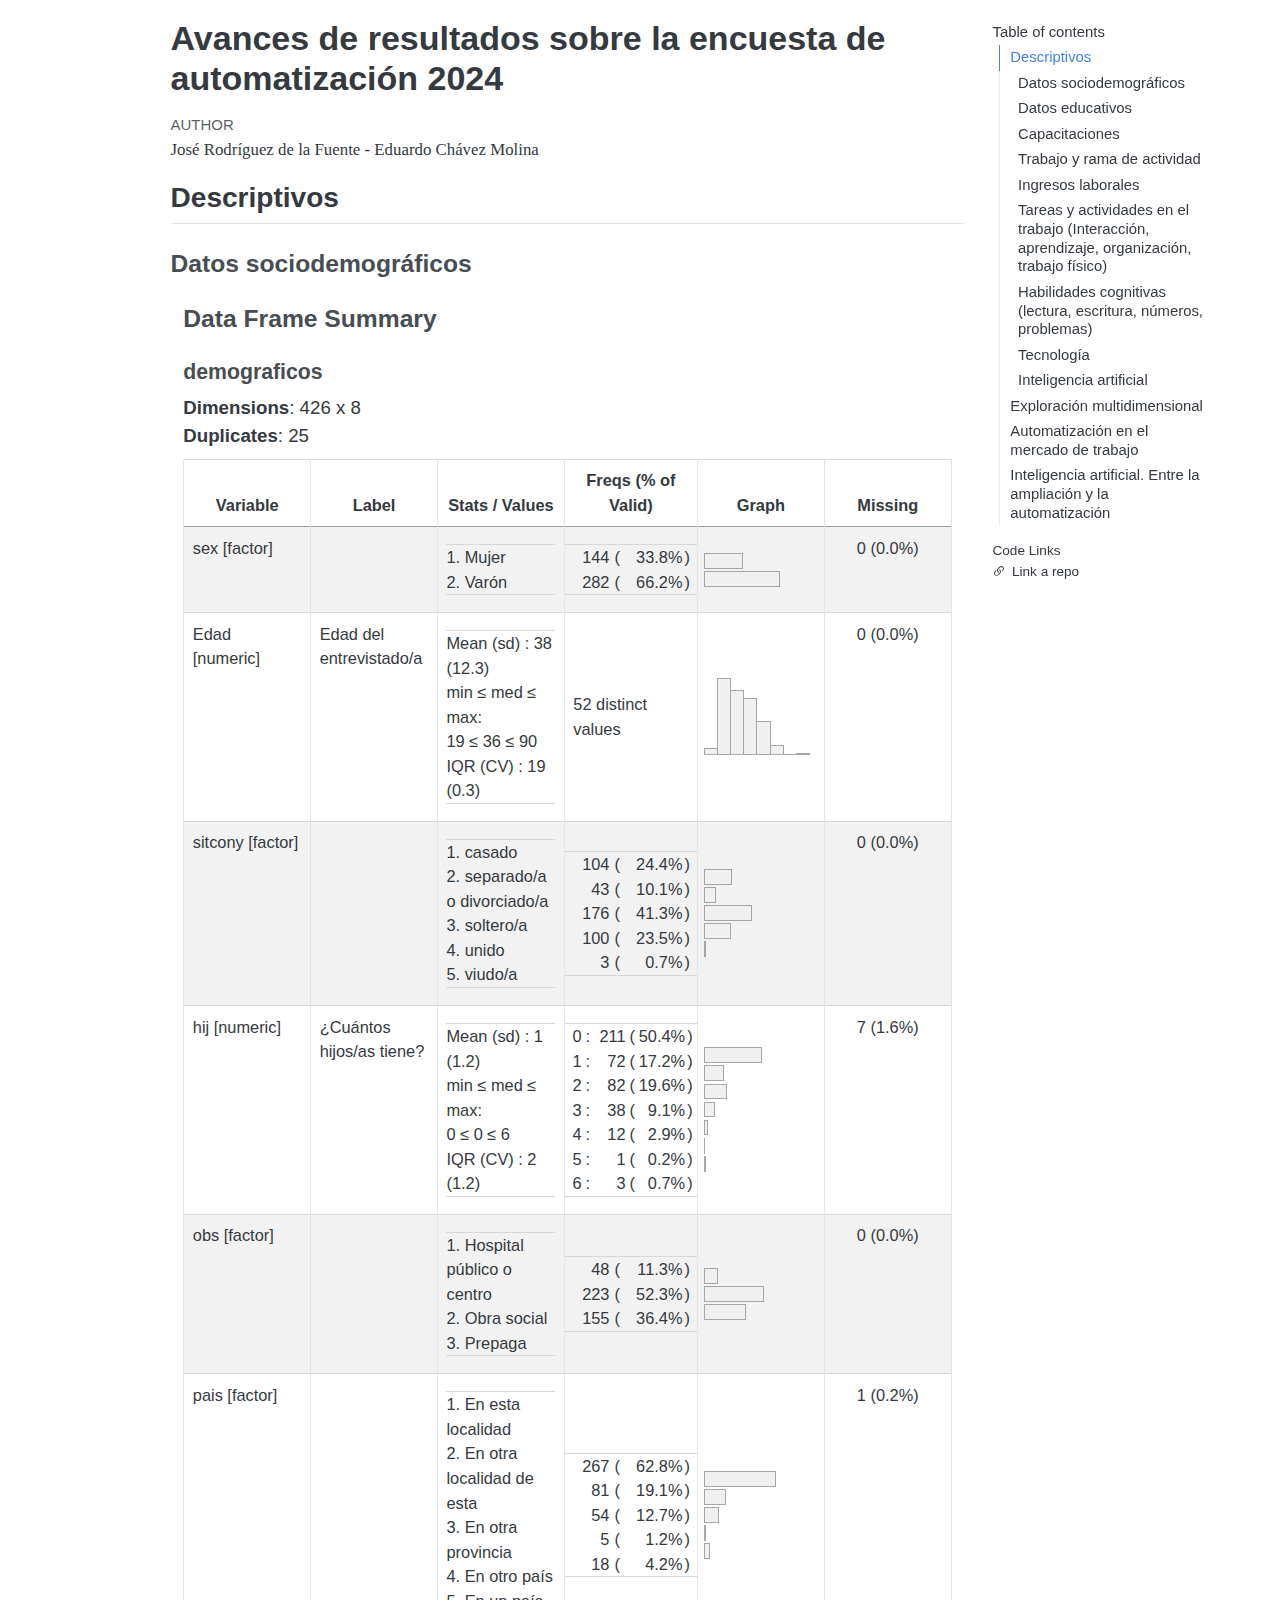
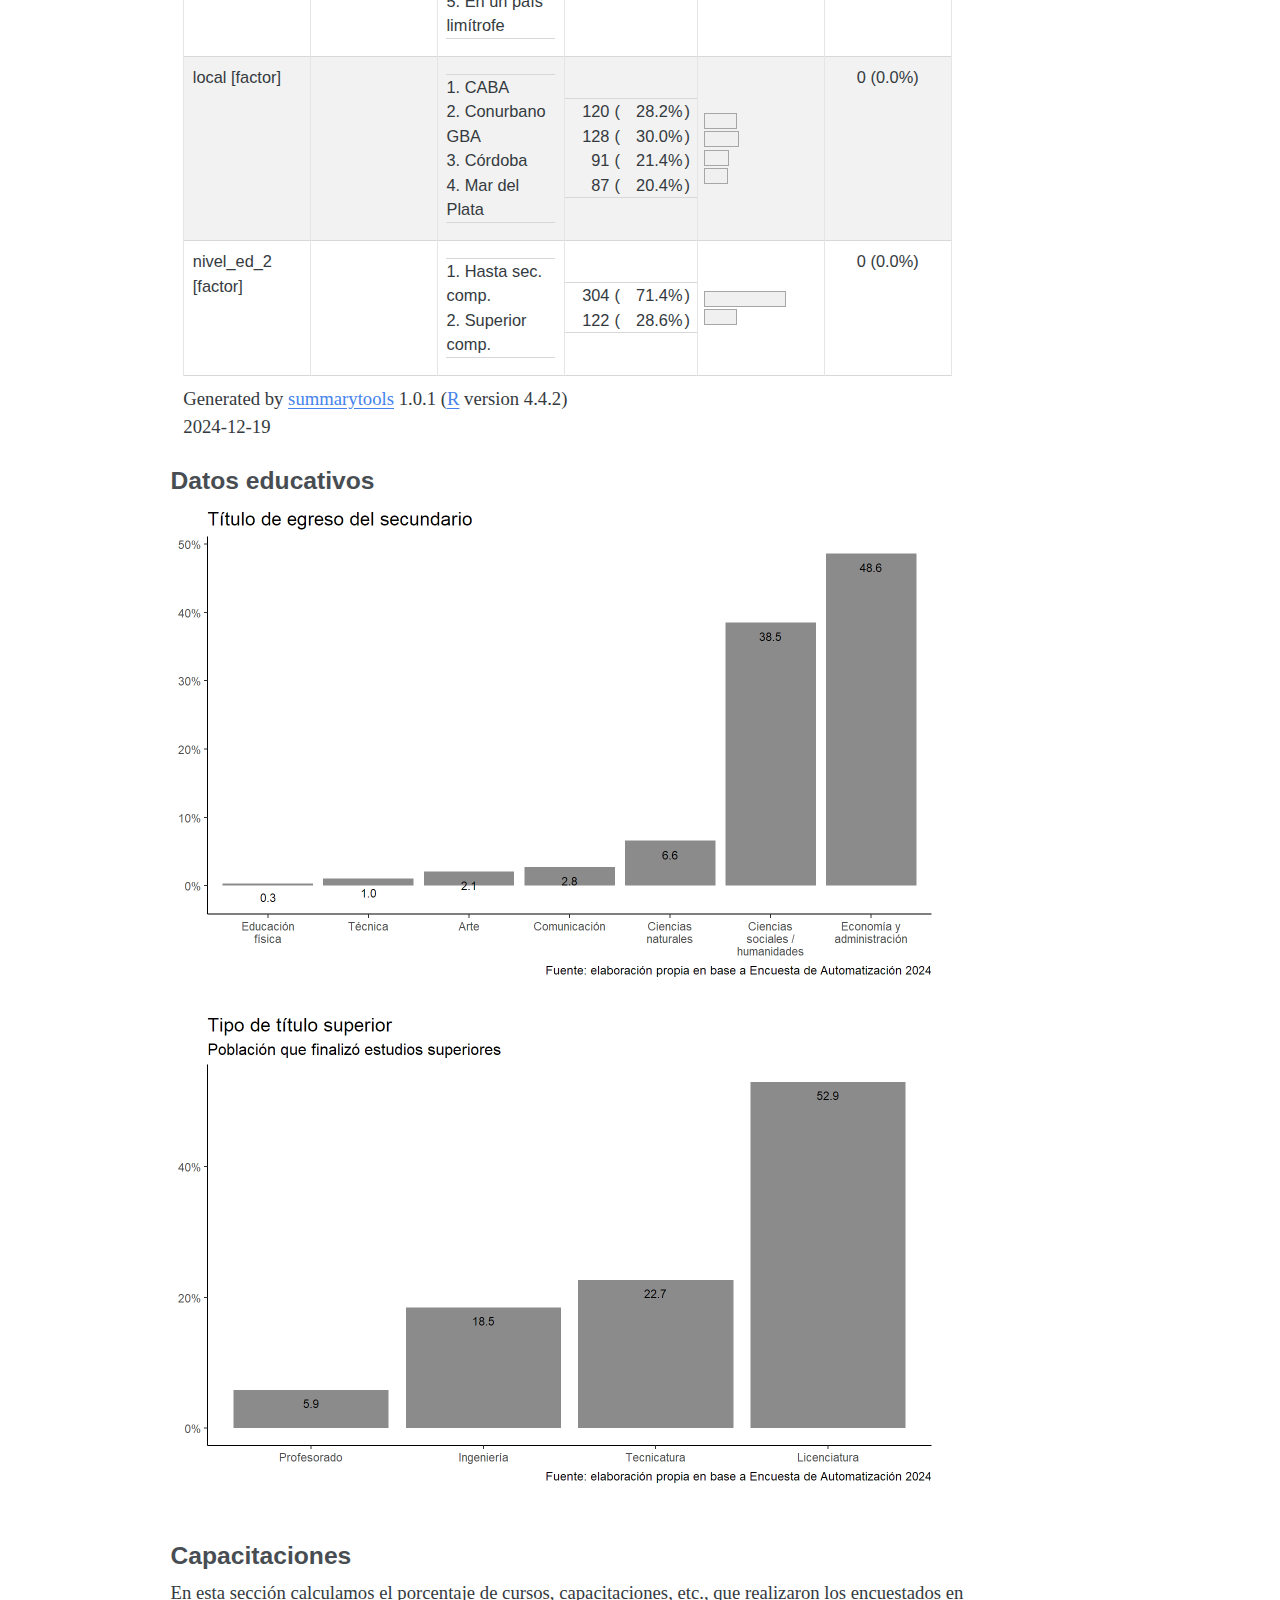
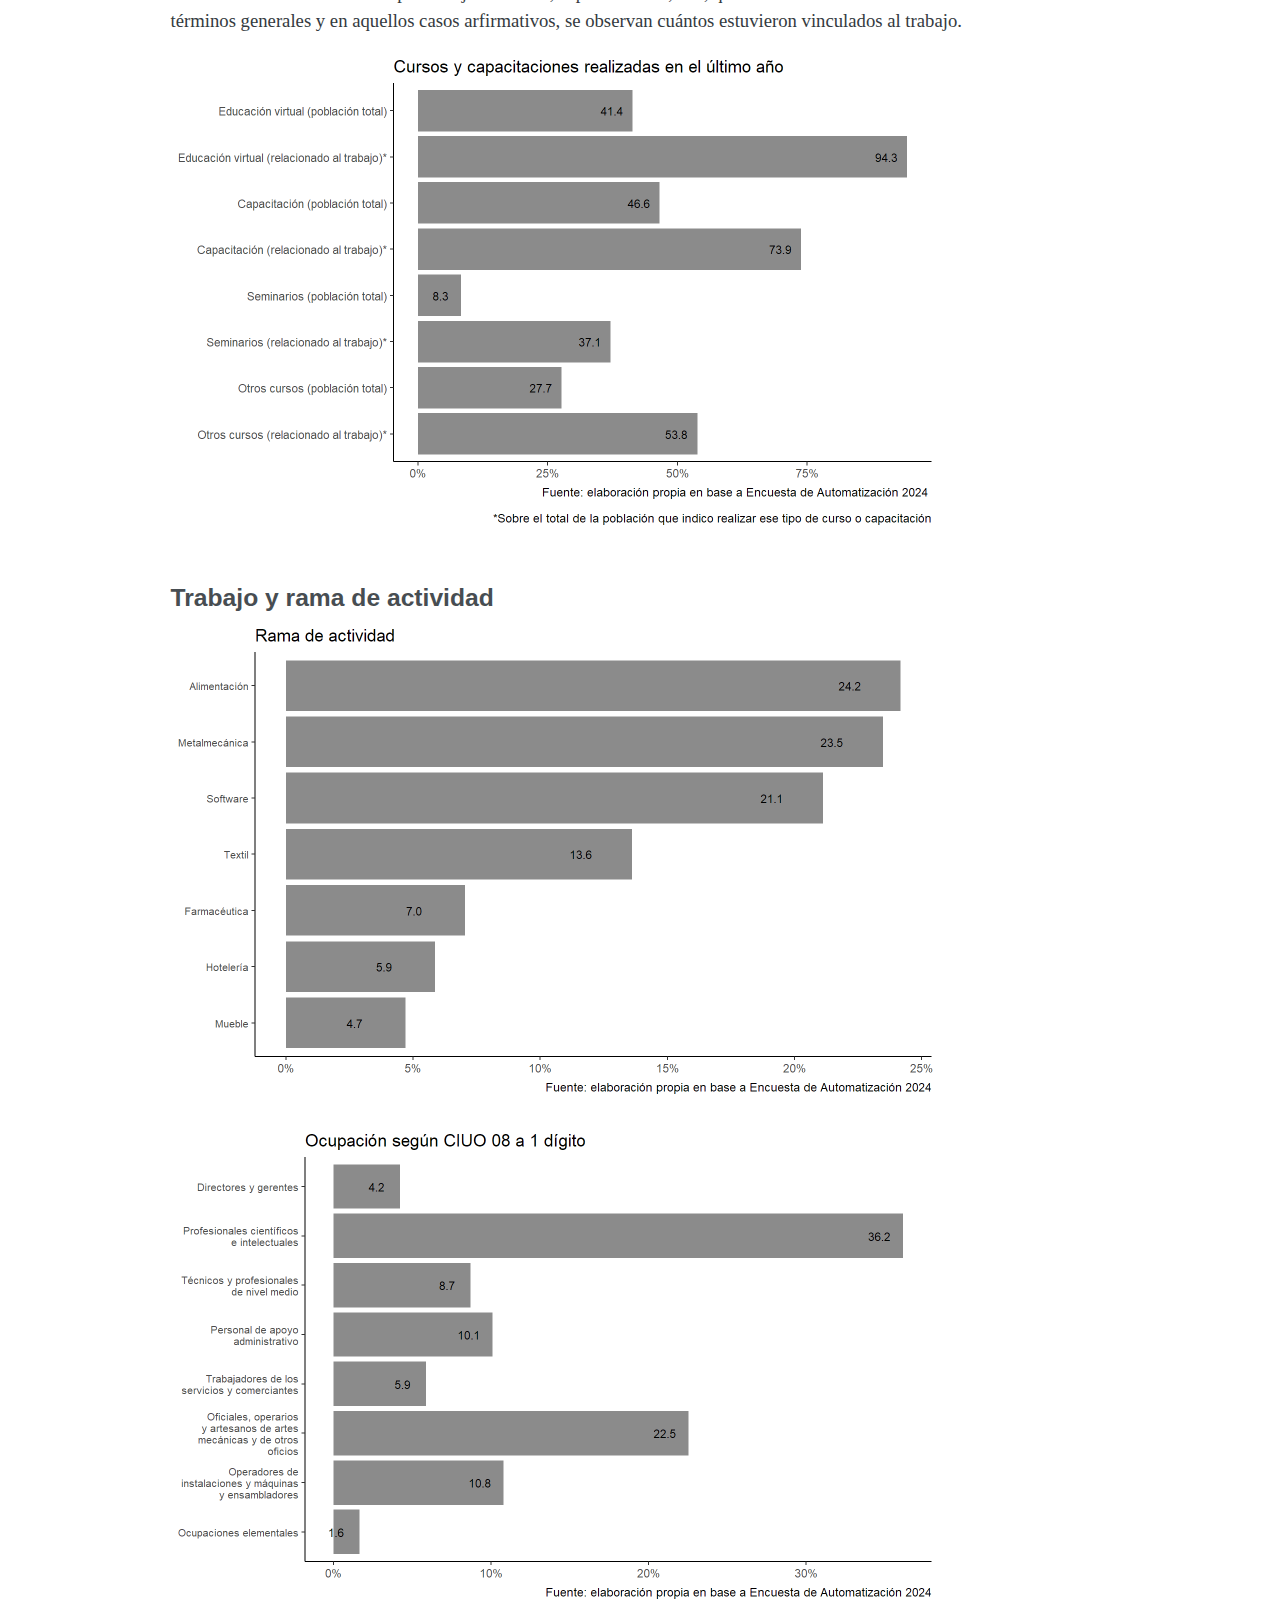
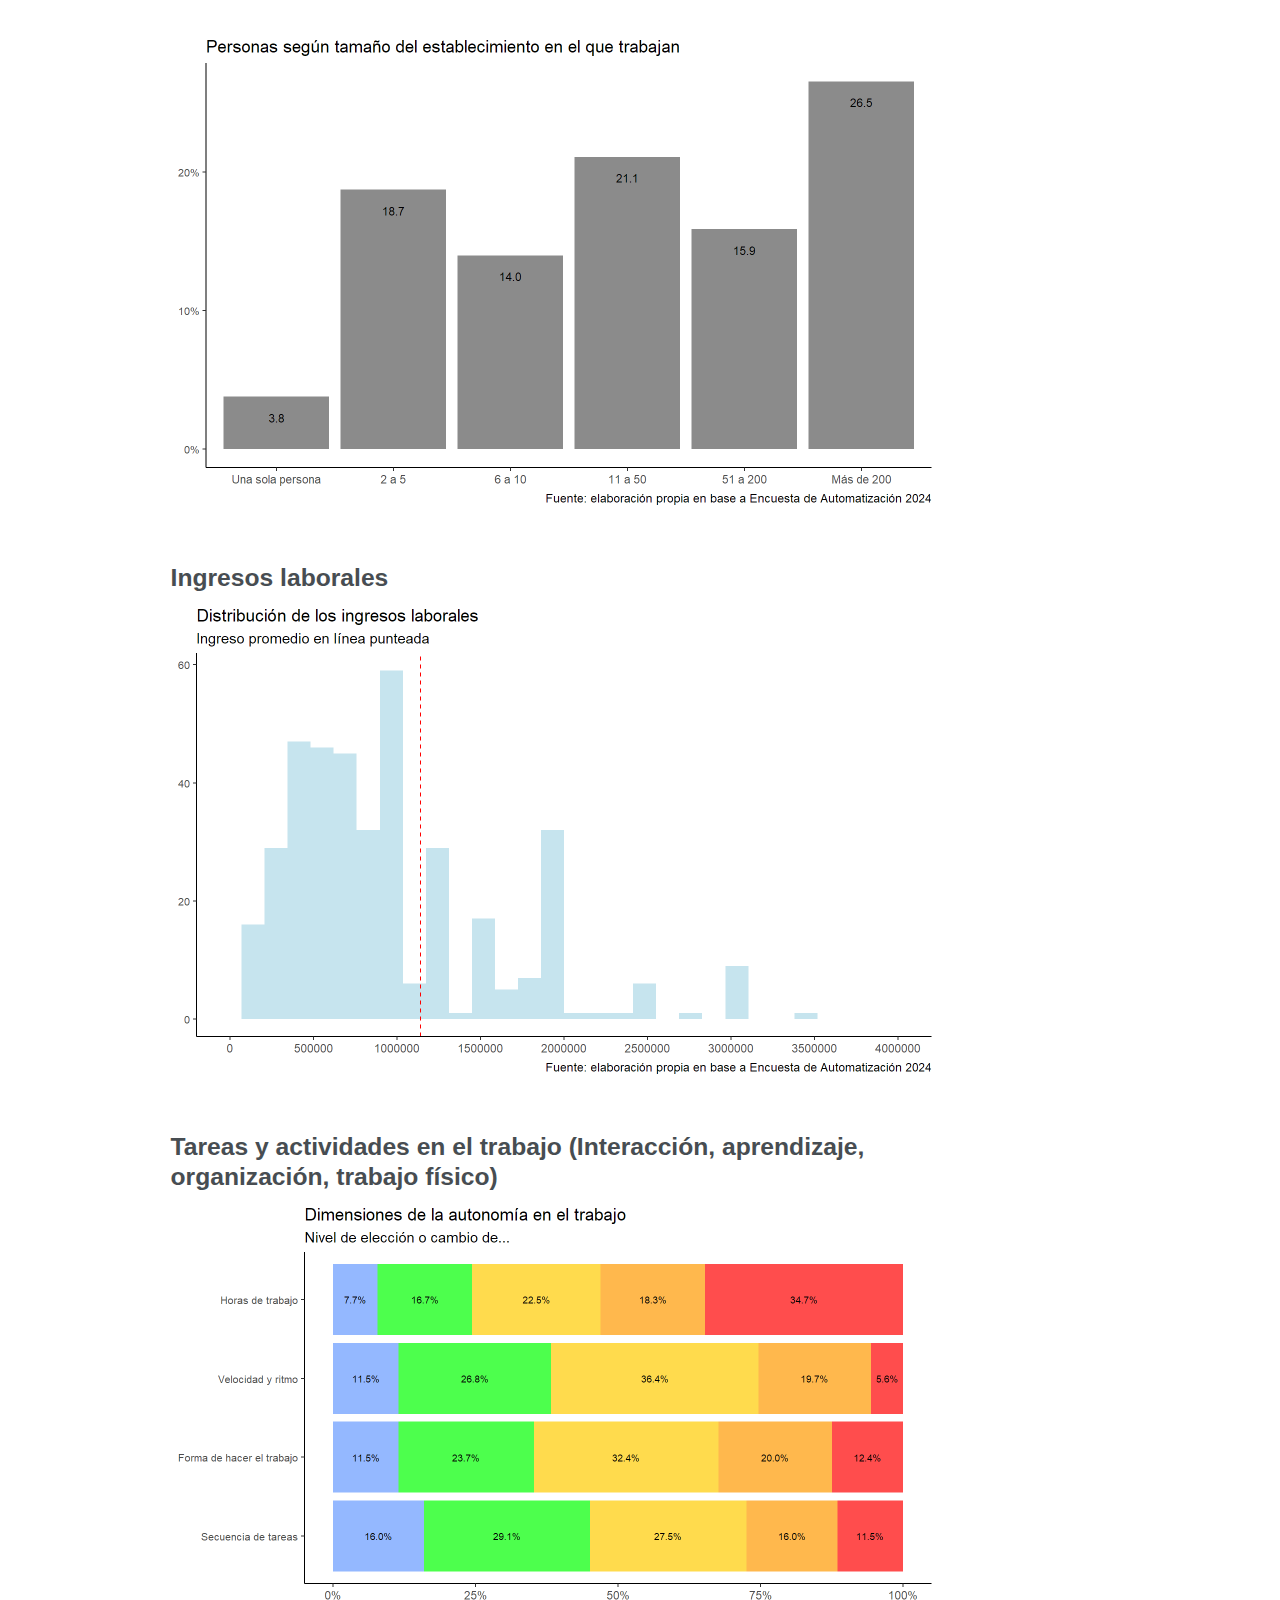
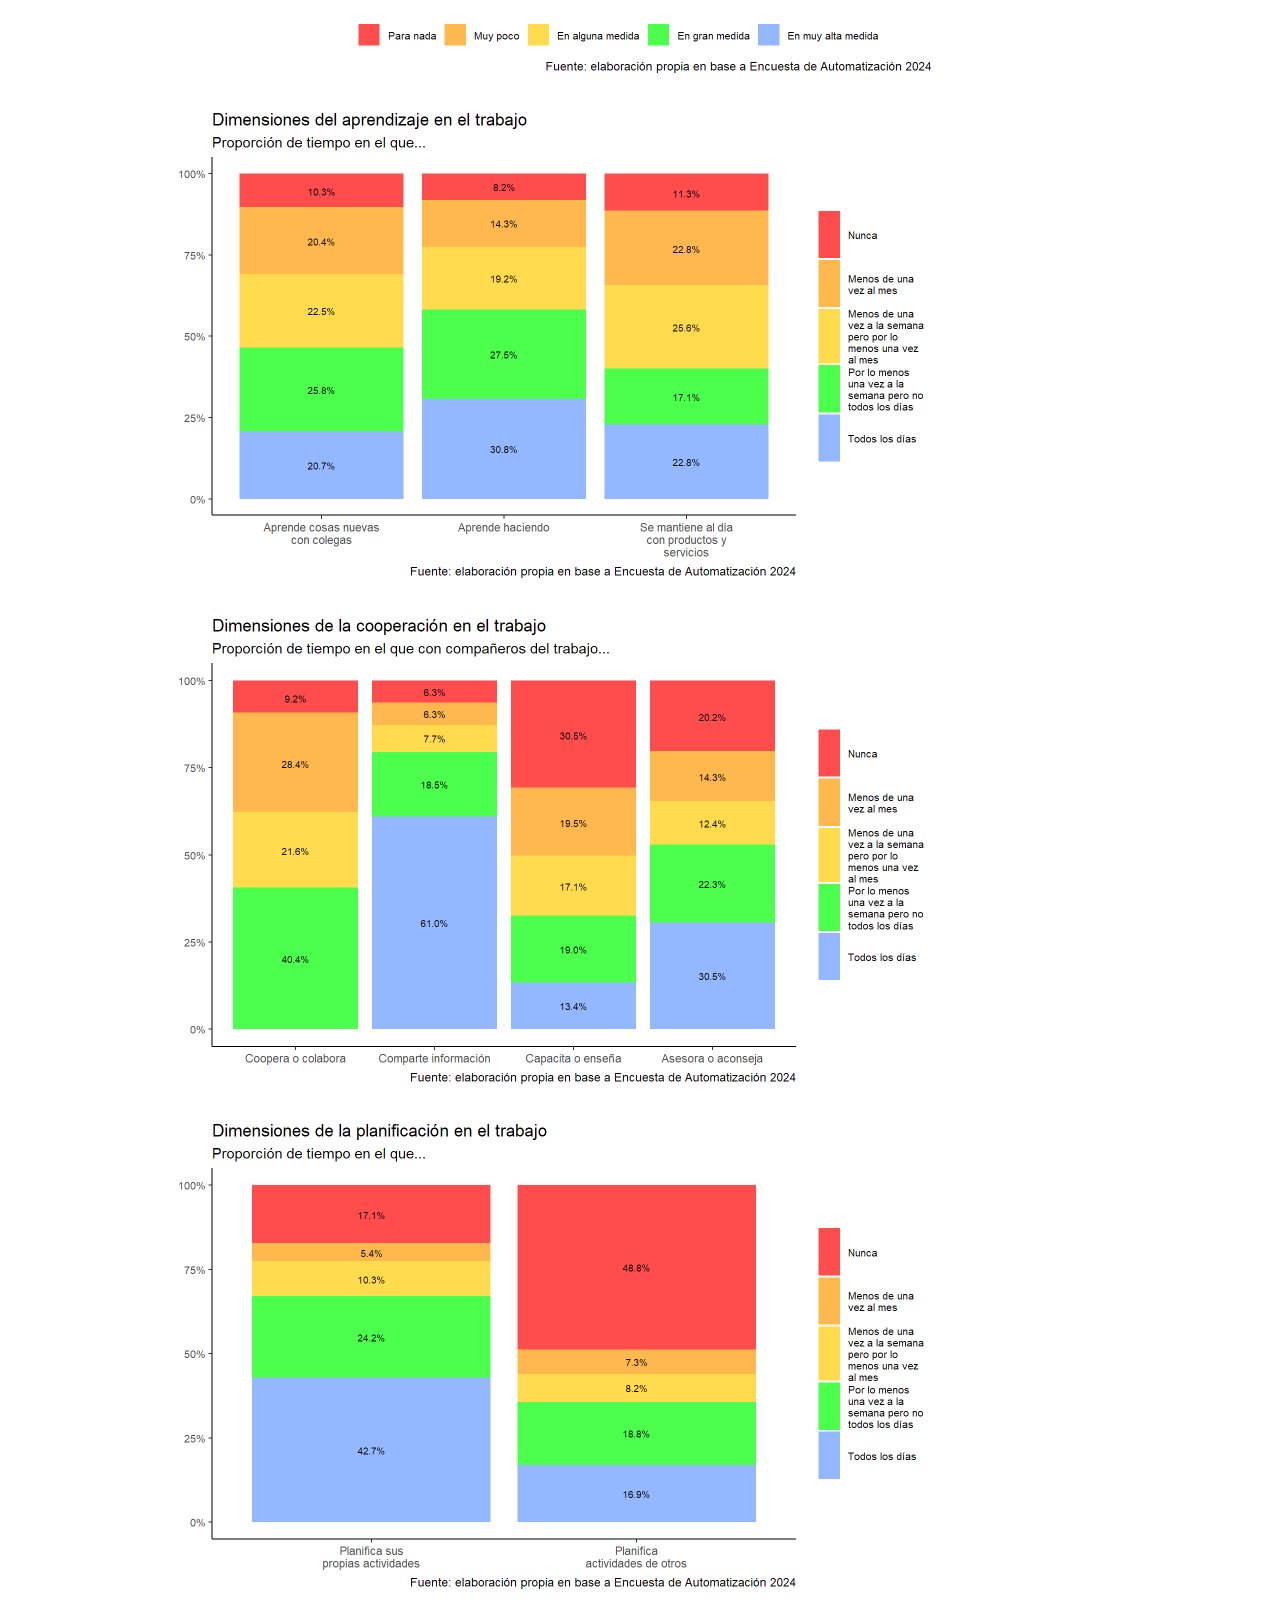
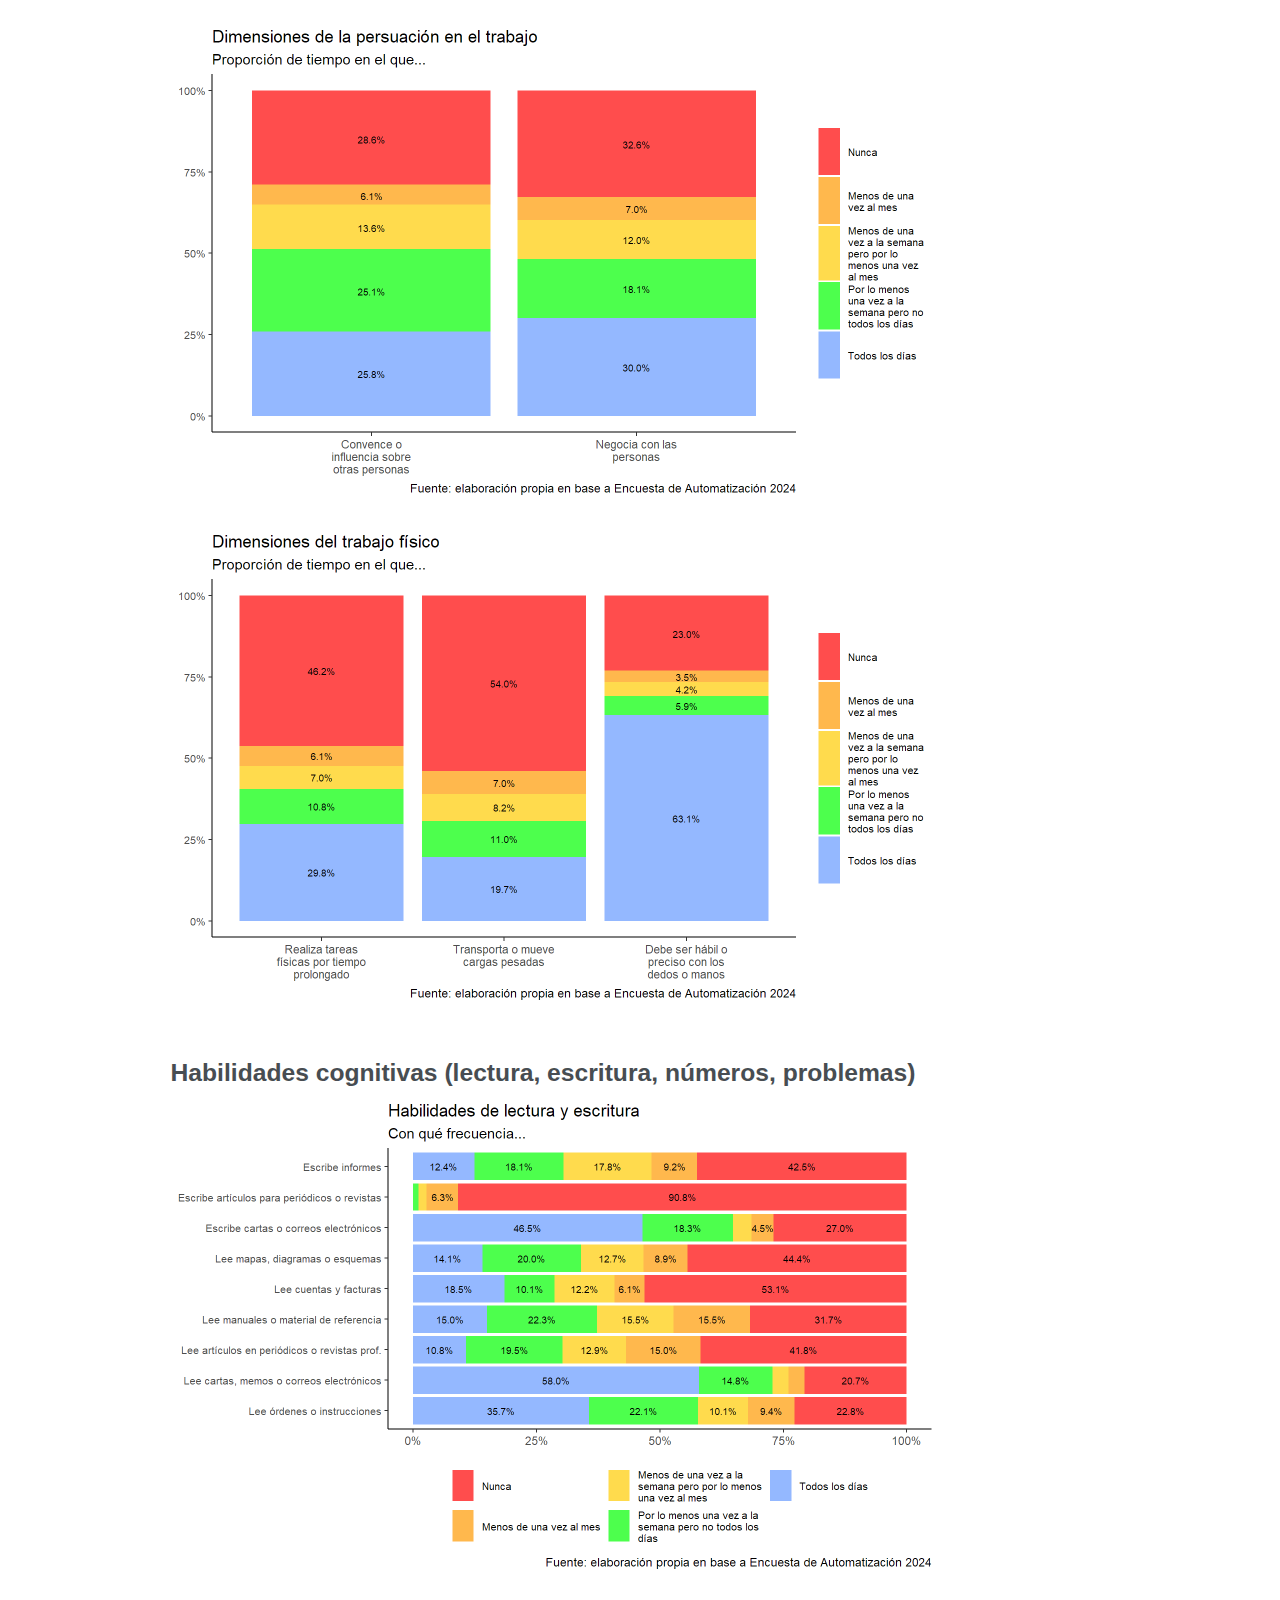
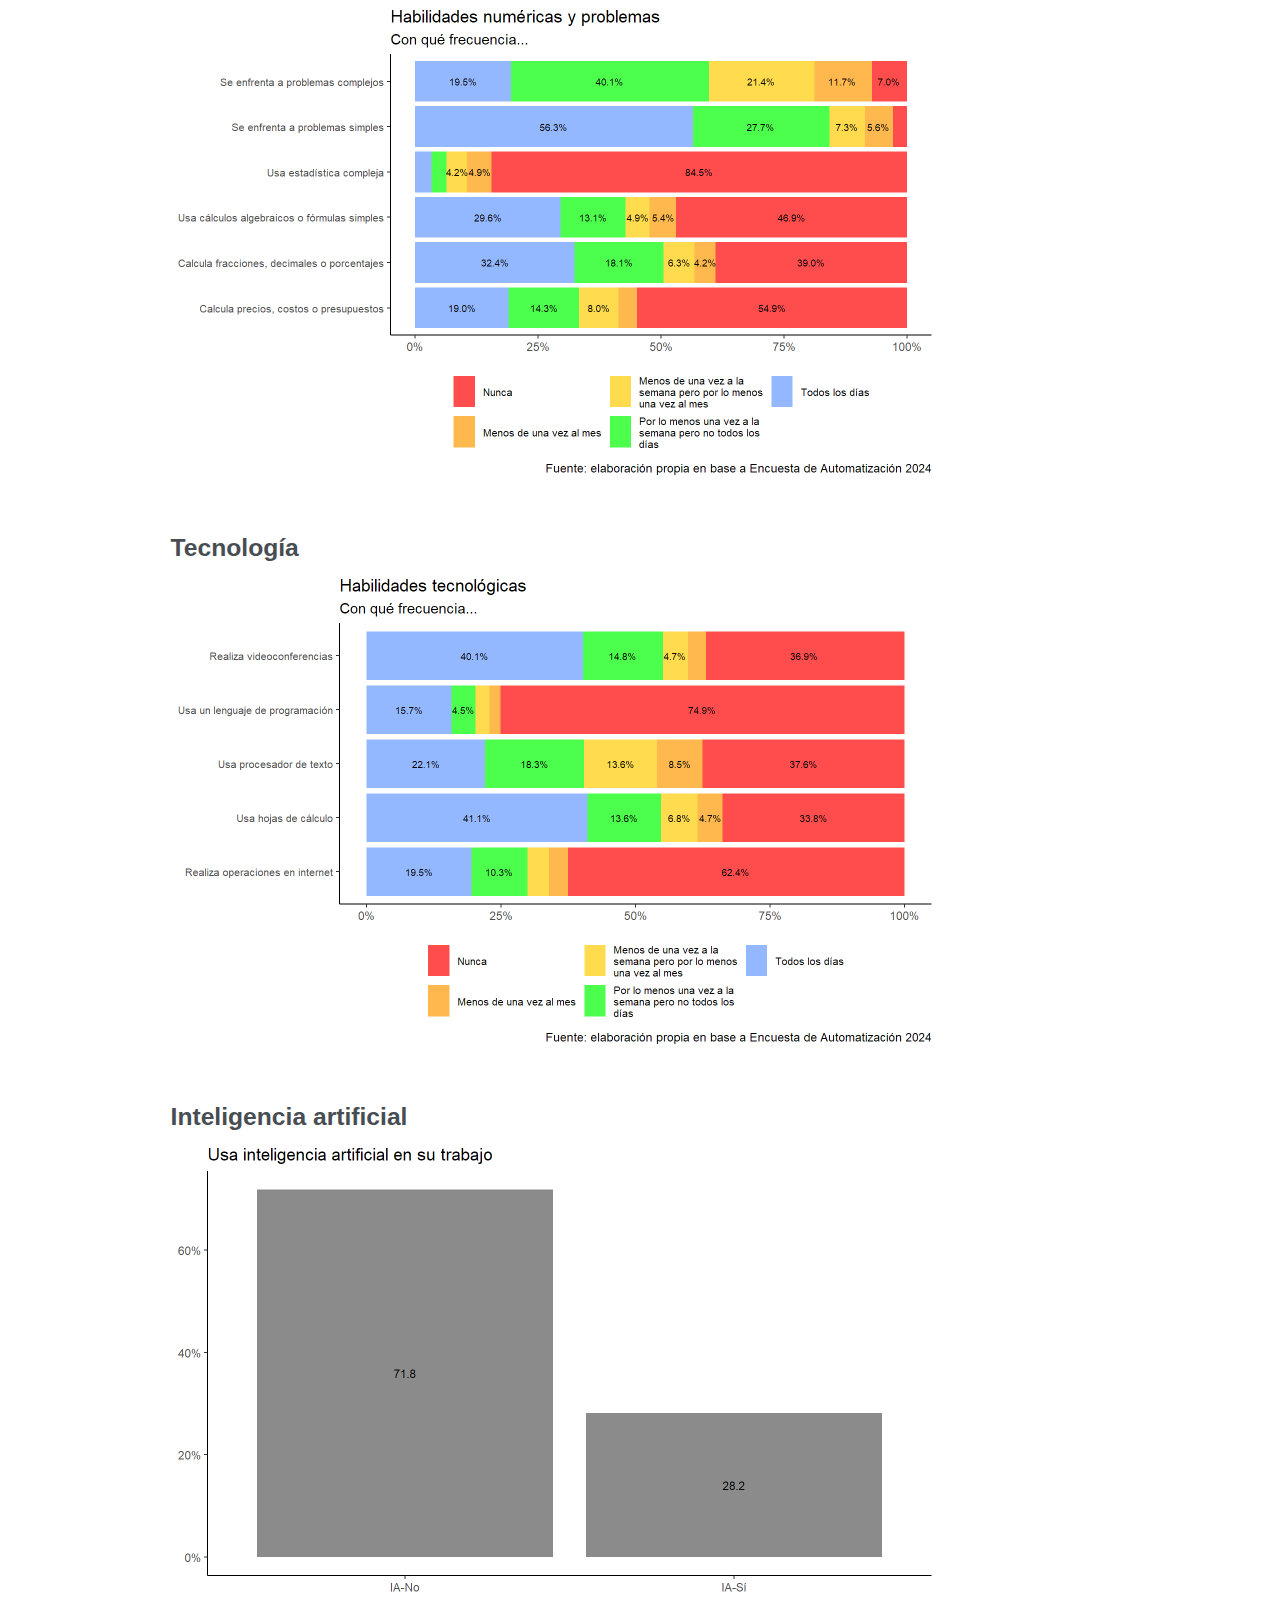
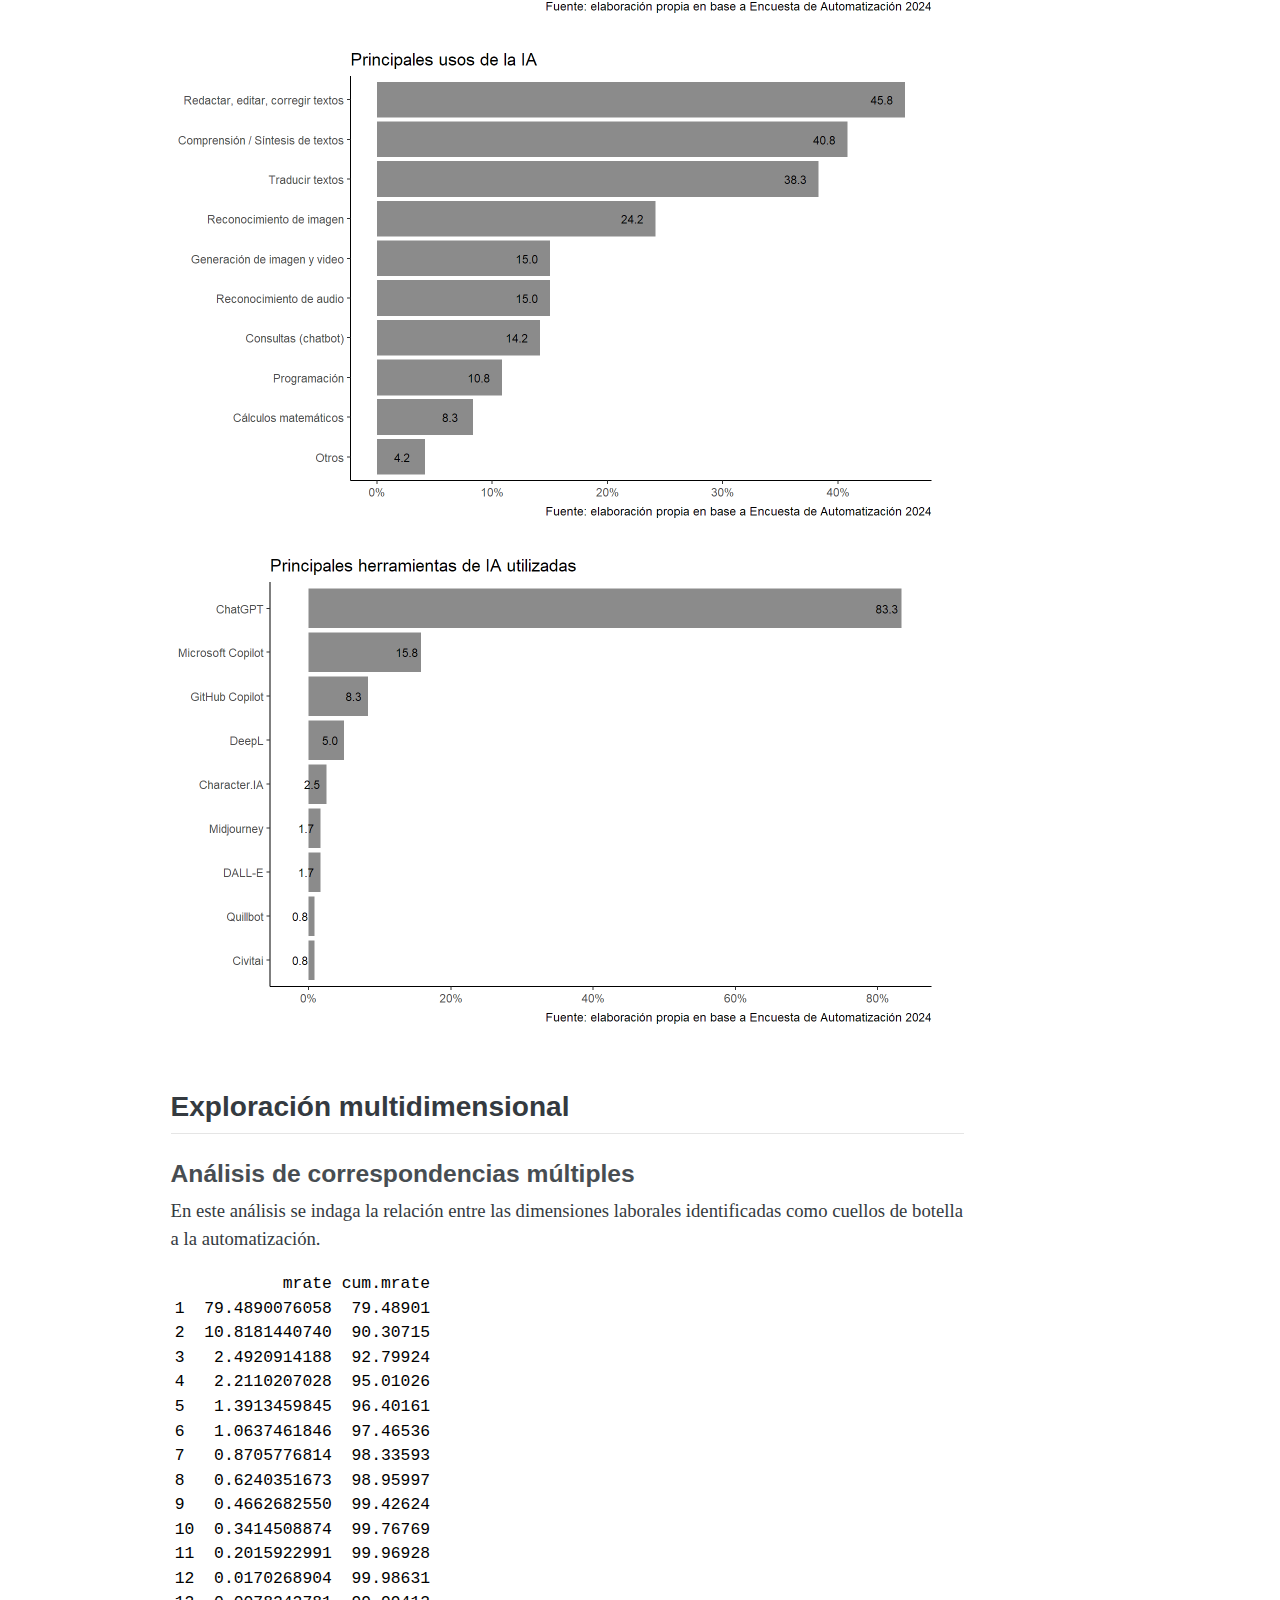
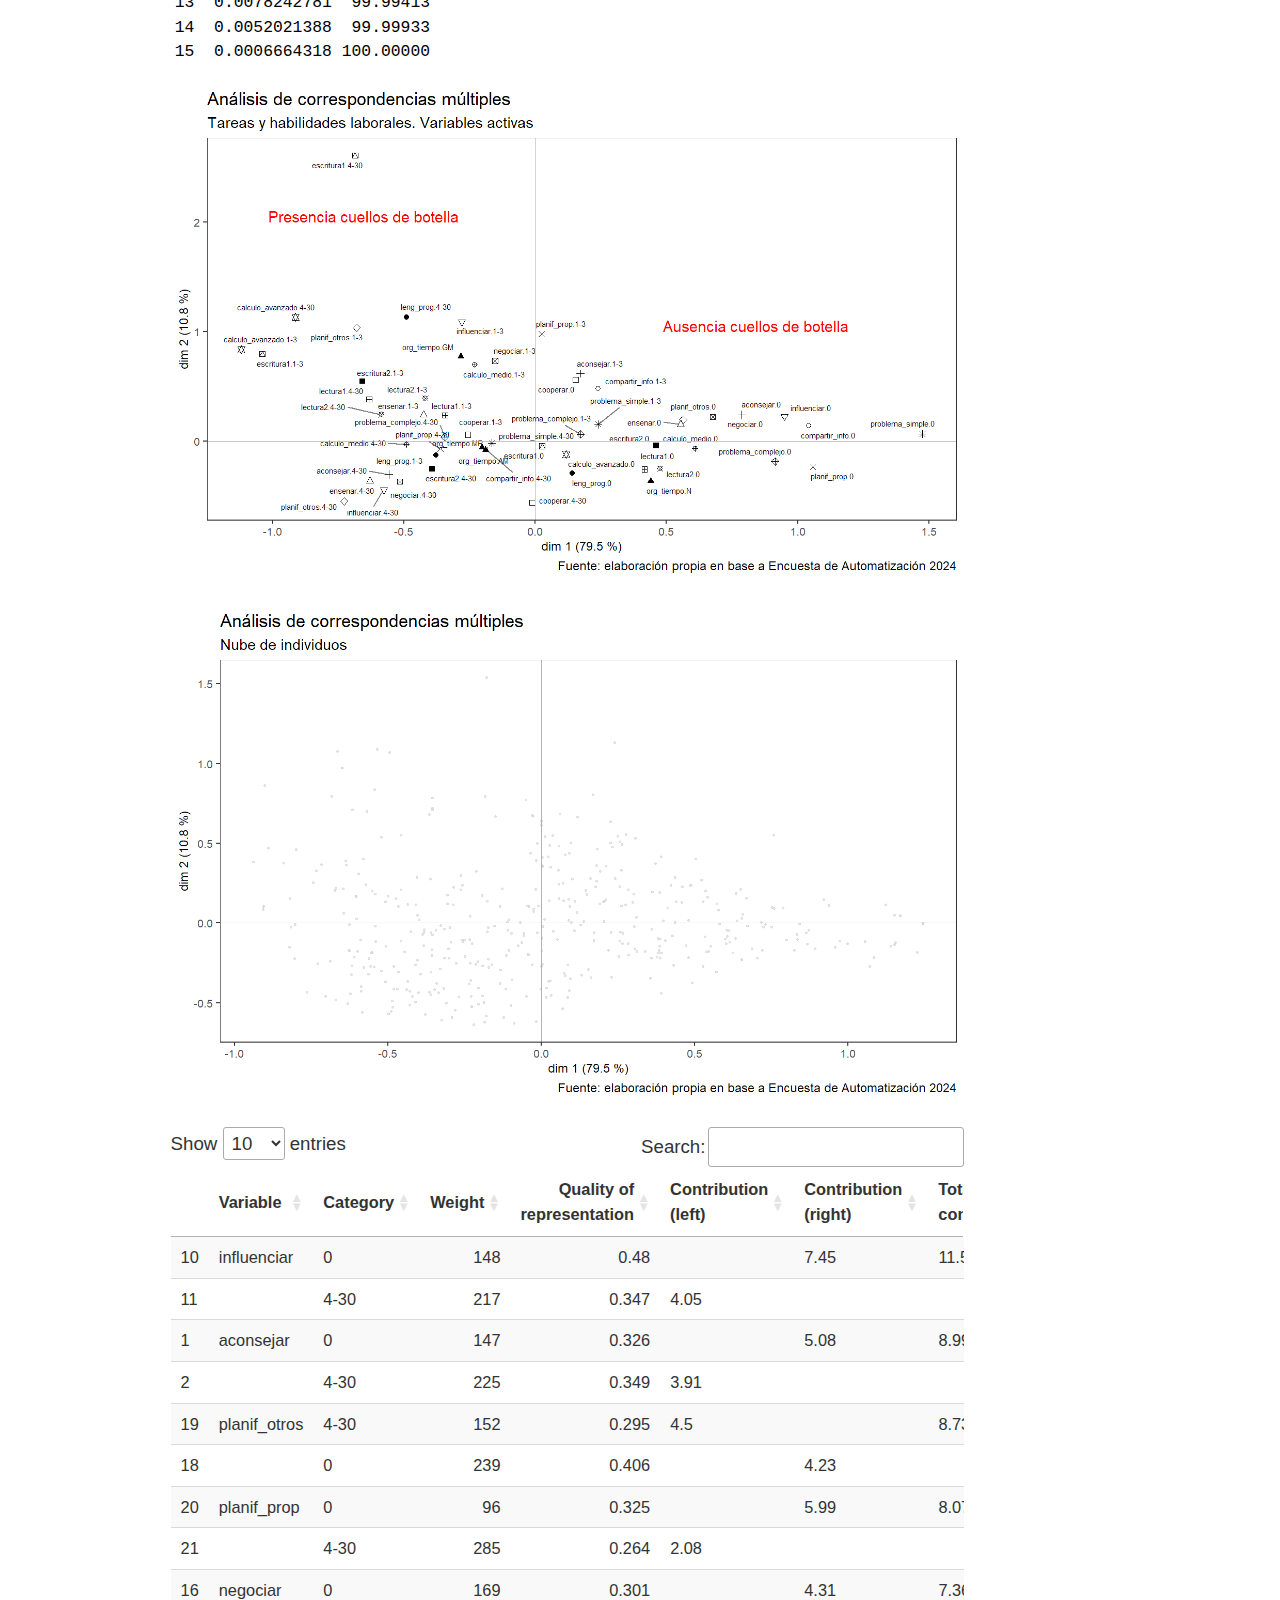
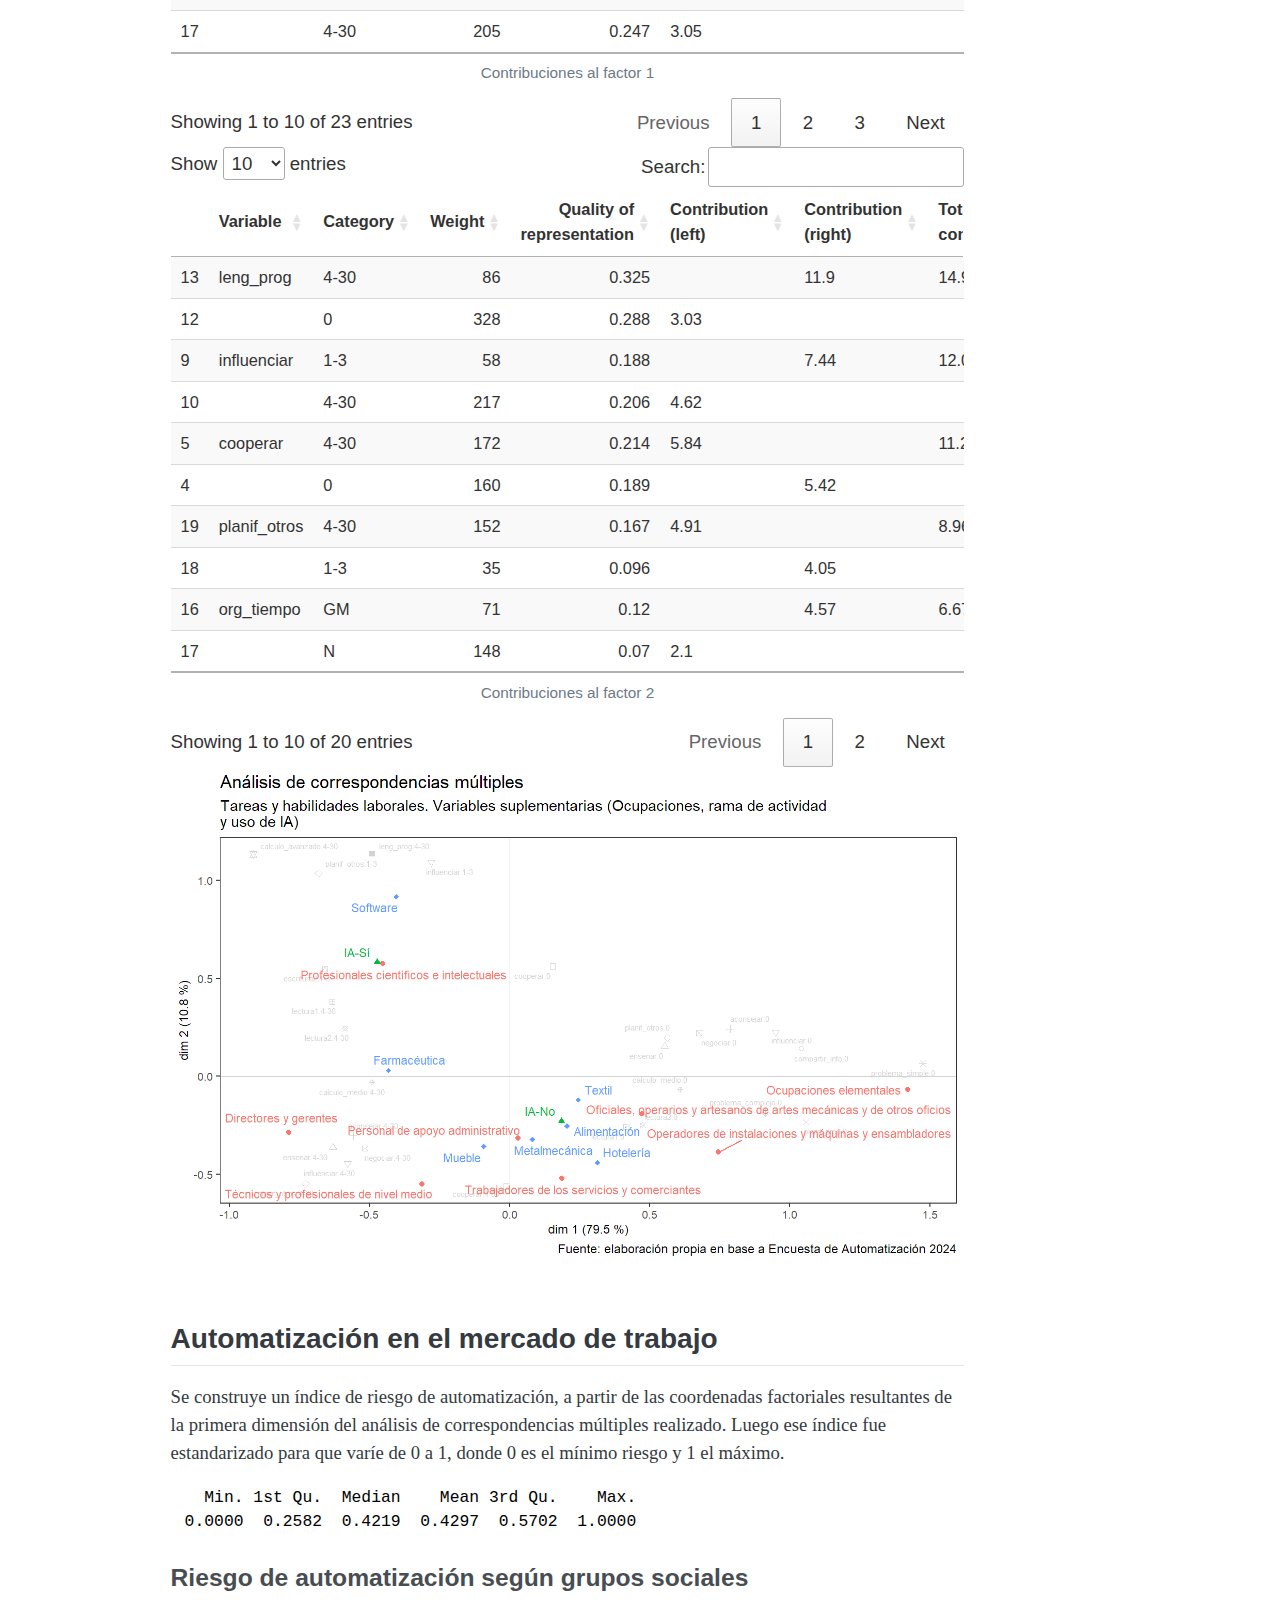
<file: informe.html>
<!DOCTYPE html>
<html xmlns="http://www.w3.org/1999/xhtml" lang="en" xml:lang="en"><head>

<meta charset="utf-8">
<meta name="generator" content="quarto-1.6.39">

<meta name="viewport" content="width=device-width, initial-scale=1.0, user-scalable=yes">

<meta name="author" content="José Rodríguez de la Fuente - Eduardo Chávez Molina">

<title>Avances de resultados sobre la encuesta de automatización 2024</title>
<style>
code{white-space: pre-wrap;}
span.smallcaps{font-variant: small-caps;}
div.columns{display: flex; gap: min(4vw, 1.5em);}
div.column{flex: auto; overflow-x: auto;}
div.hanging-indent{margin-left: 1.5em; text-indent: -1.5em;}
ul.task-list{list-style: none;}
ul.task-list li input[type="checkbox"] {
  width: 0.8em;
  margin: 0 0.8em 0.2em -1em; /* quarto-specific, see https://github.com/quarto-dev/quarto-cli/issues/4556 */ 
  vertical-align: middle;
}
</style>


<script src="informe_files/libs/clipboard/clipboard.min.js"></script>
<script src="informe_files/libs/quarto-html/quarto.js"></script>
<script src="informe_files/libs/quarto-html/popper.min.js"></script>
<script src="informe_files/libs/quarto-html/tippy.umd.min.js"></script>
<script src="informe_files/libs/quarto-html/anchor.min.js"></script>
<link href="informe_files/libs/quarto-html/tippy.css" rel="stylesheet">
<link href="informe_files/libs/quarto-html/quarto-syntax-highlighting-e26003cea8cd680ca0c55a263523d882.css" rel="stylesheet" id="quarto-text-highlighting-styles">
<script src="informe_files/libs/bootstrap/bootstrap.min.js"></script>
<link href="informe_files/libs/bootstrap/bootstrap-icons.css" rel="stylesheet">
<link href="informe_files/libs/bootstrap/bootstrap-c41662faad3cdd8965e3b1cad2f92042.min.css" rel="stylesheet" append-hash="true" id="quarto-bootstrap" data-mode="light">
<link href="informe_files/libs/htmltools-fill-0.5.8.1/fill.css" rel="stylesheet">

<script src="informe_files/libs/htmlwidgets-1.6.4/htmlwidgets.js"></script>

<link href="informe_files/libs/datatables-css-0.0.0/datatables-crosstalk.css" rel="stylesheet">

<script src="informe_files/libs/datatables-binding-0.33/datatables.js"></script>

<script src="informe_files/libs/jquery-3.6.0/jquery-3.6.0.min.js"></script>

<link href="informe_files/libs/dt-core-1.13.6/css/jquery.dataTables.min.css" rel="stylesheet">

<link href="informe_files/libs/dt-core-1.13.6/css/jquery.dataTables.extra.css" rel="stylesheet">

<script src="informe_files/libs/dt-core-1.13.6/js/jquery.dataTables.min.js"></script>

<link href="informe_files/libs/dt-ext-fixedcolumns-1.13.6/css/fixedColumns.dataTables.min.css" rel="stylesheet">

<script src="informe_files/libs/dt-ext-fixedcolumns-1.13.6/js/dataTables.fixedColumns.min.js"></script>

<link href="informe_files/libs/crosstalk-1.2.1/css/crosstalk.min.css" rel="stylesheet">

<script src="informe_files/libs/crosstalk-1.2.1/js/crosstalk.min.js"></script>



</head>

<body>

<div id="quarto-content" class="page-columns page-rows-contents page-layout-article">
<div id="quarto-margin-sidebar" class="sidebar margin-sidebar">
  <nav id="TOC" role="doc-toc" class="toc-active">
    <h2 id="toc-title">Table of contents</h2>
   
  <ul>
  <li><a href="#descriptivos" id="toc-descriptivos" class="nav-link active" data-scroll-target="#descriptivos">Descriptivos</a>
  <ul class="collapse">
  <li><a href="#datos-sociodemográficos" id="toc-datos-sociodemográficos" class="nav-link" data-scroll-target="#datos-sociodemográficos">Datos sociodemográficos</a></li>
  <li><a href="#datos-educativos" id="toc-datos-educativos" class="nav-link" data-scroll-target="#datos-educativos">Datos educativos</a></li>
  <li><a href="#capacitaciones" id="toc-capacitaciones" class="nav-link" data-scroll-target="#capacitaciones">Capacitaciones</a></li>
  <li><a href="#trabajo-y-rama-de-actividad" id="toc-trabajo-y-rama-de-actividad" class="nav-link" data-scroll-target="#trabajo-y-rama-de-actividad">Trabajo y rama de actividad</a></li>
  <li><a href="#ingresos-laborales" id="toc-ingresos-laborales" class="nav-link" data-scroll-target="#ingresos-laborales">Ingresos laborales</a></li>
  <li><a href="#tareas-y-actividades-en-el-trabajo-interacción-aprendizaje-organización-trabajo-físico" id="toc-tareas-y-actividades-en-el-trabajo-interacción-aprendizaje-organización-trabajo-físico" class="nav-link" data-scroll-target="#tareas-y-actividades-en-el-trabajo-interacción-aprendizaje-organización-trabajo-físico">Tareas y actividades en el trabajo (Interacción, aprendizaje, organización, trabajo físico)</a></li>
  <li><a href="#habilidades-cognitivas-lectura-escritura-números-problemas" id="toc-habilidades-cognitivas-lectura-escritura-números-problemas" class="nav-link" data-scroll-target="#habilidades-cognitivas-lectura-escritura-números-problemas">Habilidades cognitivas (lectura, escritura, números, problemas)</a></li>
  <li><a href="#tecnología" id="toc-tecnología" class="nav-link" data-scroll-target="#tecnología">Tecnología</a></li>
  <li><a href="#inteligencia-artificial" id="toc-inteligencia-artificial" class="nav-link" data-scroll-target="#inteligencia-artificial">Inteligencia artificial</a></li>
  </ul></li>
  <li><a href="#exploración-multidimensional" id="toc-exploración-multidimensional" class="nav-link" data-scroll-target="#exploración-multidimensional">Exploración multidimensional</a>
  <ul class="collapse">
  <li><a href="#análisis-de-correspondencias-múltiples" id="toc-análisis-de-correspondencias-múltiples" class="nav-link" data-scroll-target="#análisis-de-correspondencias-múltiples">Análisis de correspondencias múltiples</a></li>
  </ul></li>
  <li><a href="#automatización-en-el-mercado-de-trabajo" id="toc-automatización-en-el-mercado-de-trabajo" class="nav-link" data-scroll-target="#automatización-en-el-mercado-de-trabajo">Automatización en el mercado de trabajo</a>
  <ul class="collapse">
  <li><a href="#riesgo-de-automatización-según-grupos-sociales" id="toc-riesgo-de-automatización-según-grupos-sociales" class="nav-link" data-scroll-target="#riesgo-de-automatización-según-grupos-sociales">Riesgo de automatización según grupos sociales</a></li>
  </ul></li>
  <li><a href="#inteligencia-artificial.-entre-la-ampliación-y-la-automatización" id="toc-inteligencia-artificial.-entre-la-ampliación-y-la-automatización" class="nav-link" data-scroll-target="#inteligencia-artificial.-entre-la-ampliación-y-la-automatización">Inteligencia artificial. Entre la ampliación y la automatización</a></li>
  </ul>
<div class="quarto-code-links"><h2>Code Links</h2><ul><li><a href="repo"><i class="bi bi-link-45deg"></i>Link a repo</a></li></ul></div></nav>
</div>
<main class="content" id="quarto-document-content">

<header id="title-block-header" class="quarto-title-block default">
<div class="quarto-title">
<h1 class="title">Avances de resultados sobre la encuesta de automatización 2024</h1>
</div>



<div class="quarto-title-meta">

    <div>
    <div class="quarto-title-meta-heading">Author</div>
    <div class="quarto-title-meta-contents">
             <p>José Rodríguez de la Fuente - Eduardo Chávez Molina </p>
          </div>
  </div>
    
  
    
  </div>
  


</header>


<section id="descriptivos" class="level2">
<h2 class="anchored" data-anchor-id="descriptivos">Descriptivos</h2>
<section id="datos-sociodemográficos" class="level3">
<h3 class="anchored" data-anchor-id="datos-sociodemográficos">Datos sociodemográficos</h3>
<div class="container st-container">
<h3 class="anchored">Data Frame Summary</h3>
<h4 class="anchored">demograficos</h4>
<strong>Dimensions</strong>: 426 x 8
  <br><strong>Duplicates</strong>: 25
<br>

<table class="table table-striped table-bordered st-table st-table-striped st-table-bordered st-multiline caption-top" data-quarto-postprocess="true">
<colgroup>
<col style="width: 16%">
<col style="width: 16%">
<col style="width: 16%">
<col style="width: 16%">
<col style="width: 16%">
<col style="width: 16%">
</colgroup>
<thead>
<tr class="header">
<th class="st-protect-top-border" style="text-align: center;" data-quarto-table-cell-role="th"><strong>Variable</strong></th>
<th class="st-protect-top-border" style="text-align: center;" data-quarto-table-cell-role="th"><strong>Label</strong></th>
<th class="st-protect-top-border" style="text-align: center;" data-quarto-table-cell-role="th"><strong>Stats / Values</strong></th>
<th class="st-protect-top-border" style="text-align: center;" data-quarto-table-cell-role="th"><strong>Freqs (% of Valid)</strong></th>
<th class="st-protect-top-border" style="text-align: center;" data-quarto-table-cell-role="th"><strong>Graph</strong></th>
<th class="st-protect-top-border" style="text-align: center;" data-quarto-table-cell-role="th"><strong>Missing</strong></th>
</tr>
</thead>
<tbody>
<tr class="odd">
<td style="text-align: left;">sex [factor]</td>
<td style="text-align: left;"></td>
<td style="text-align: left; padding: 8; vertical-align: middle;"><table class="caption-top table" data-quarto-postprocess="true">
<tbody>
<tr class="odd" style="background-color:transparent">
<td style="text-align: left; padding: 0; margin: 0; border: 0;">1. Mujer</td>
</tr>
<tr class="even" style="background-color:transparent">
<td style="text-align: left; padding: 0; margin: 0; border: 0;">2. Varón</td>
</tr>
</tbody>
</table></td>
<td style="text-align: left; padding: 0; vertical-align: middle;"><table class="caption-top table" data-quarto-postprocess="true">
<tbody>
<tr class="odd" style="background-color:transparent">
<td style="text-align: right; padding: 0 5px 0 7px; margin: 0; border: 0;">144</td>
<td style="text-align: left; padding: 0 2px 0 0; border: 0;">(</td>
<td style="text-align: right; padding: 0; border: 0;">33.8%</td>
<td style="text-align: left; padding: 0 4px 0 2px; border: 0;">)</td>
</tr>
<tr class="even" style="background-color:transparent">
<td style="text-align: right; padding: 0 5px 0 7px; margin: 0; border: 0;">282</td>
<td style="text-align: left; padding: 0 2px 0 0; border: 0;">(</td>
<td style="text-align: right; padding: 0; border: 0;">66.2%</td>
<td style="text-align: left; padding: 0 4px 0 2px; border: 0;">)</td>
</tr>
</tbody>
</table></td>
<td style="text-align: left; vertical-align: middle; padding: 0; background-color: transparent;"><img src="data:image/png;base64,%20iVBORw0KGgoAAAANSUhEUgAAAFgAAAAqBAMAAADFUYHNAAAAIGNIUk0AAHomAACAhAAA+gAAAIDoAAB1MAAA6mAAADqYAAAXcJy6UTwAAAAPUExURf////3+/aampvDw8P///7GHRIEAAAACdFJOUwAAdpPNOAAAAAFiS0dEAIgFHUgAAAAHdElNRQfoDBMLIC70mOCzAAAAO0lEQVQ4y2NgGJpACRMoCmIAqGJlYwwwqnhUMY0Vk5REBYkC5ChWIgrg9iAmMBpVPKqYmopJSqJDDQAAKsjGjUF6TeUAAAAASUVORK5CYII=" class="img-fluid" style="border:none;background-color:transparent;padding:0;max-width:max-content;"></td>
<td style="text-align: center;">0 (0.0%)</td>
</tr>
<tr class="even">
<td style="text-align: left;">Edad [numeric]</td>
<td style="text-align: left;">Edad del entrevistado/a</td>
<td style="text-align: left; padding: 8; vertical-align: middle;"><table class="caption-top table" data-quarto-postprocess="true">
<tbody>
<tr class="odd" style="background-color:transparent">
<td style="text-align: left; padding: 0; margin: 0; border: 0;">Mean (sd) : 38 (12.3)</td>
</tr>
<tr class="even" style="background-color:transparent">
<td style="text-align: left; padding: 0; margin: 0; border: 0;">min ≤ med ≤ max:</td>
</tr>
<tr class="odd" style="background-color:transparent">
<td style="text-align: left; padding: 0; margin: 0; border: 0;">19 ≤ 36 ≤ 90</td>
</tr>
<tr class="even" style="background-color:transparent">
<td style="text-align: left; padding: 0; margin: 0; border: 0;">IQR (CV) : 19 (0.3)</td>
</tr>
</tbody>
</table></td>
<td style="text-align: left; vertical-align: middle;">52 distinct values</td>
<td style="text-align: left; vertical-align: middle; padding: 0; background-color: transparent;"><img src="data:image/png;base64,%20iVBORw0KGgoAAAANSUhEUgAAAHYAAABVBAMAAABusQ26AAAAIGNIUk0AAHomAACAhAAA+gAAAIDoAAB1MAAA6mAAADqYAAAXcJy6UTwAAAAPUExURf////3+/aampvDw8P///7GHRIEAAAACdFJOUwAAdpPNOAAAAAFiS0dEAIgFHUgAAAAHdElNRQfoDBMLIC70mOCzAAAAcklEQVRYw+3XUQoAERDGcVewN8AN1v3vtjU7KcWykwfl/z14kF80TcS58+IlV5QEP5faZgkWu5t9uzqabJLxxu5vh5fXhx02GRaLxWJzeVCDxab+9lgsFotdY1v/nlmrc6utHslkG8uxxWpl6zr/izsvD5453p9hEvbzAAAAAElFTkSuQmCC" class="img-fluid" style="border:none;background-color:transparent;padding:0;max-width:max-content;"></td>
<td style="text-align: center;">0 (0.0%)</td>
</tr>
<tr class="odd">
<td style="text-align: left;">sitcony [factor]</td>
<td style="text-align: left;"></td>
<td style="text-align: left; padding: 8; vertical-align: middle;"><table class="caption-top table" data-quarto-postprocess="true">
<tbody>
<tr class="odd" style="background-color:transparent">
<td style="text-align: left; padding: 0; margin: 0; border: 0;">1. casado</td>
</tr>
<tr class="even" style="background-color:transparent">
<td style="text-align: left; padding: 0; margin: 0; border: 0;">2. separado/a o divorciado/a</td>
</tr>
<tr class="odd" style="background-color:transparent">
<td style="text-align: left; padding: 0; margin: 0; border: 0;">3. soltero/a</td>
</tr>
<tr class="even" style="background-color:transparent">
<td style="text-align: left; padding: 0; margin: 0; border: 0;">4. unido</td>
</tr>
<tr class="odd" style="background-color:transparent">
<td style="text-align: left; padding: 0; margin: 0; border: 0;">5. viudo/a</td>
</tr>
</tbody>
</table></td>
<td style="text-align: left; padding: 0; vertical-align: middle;"><table class="caption-top table" data-quarto-postprocess="true">
<tbody>
<tr class="odd" style="background-color:transparent">
<td style="text-align: right; padding: 0 5px 0 7px; margin: 0; border: 0;">104</td>
<td style="text-align: left; padding: 0 2px 0 0; border: 0;">(</td>
<td style="text-align: right; padding: 0; border: 0;">24.4%</td>
<td style="text-align: left; padding: 0 4px 0 2px; border: 0;">)</td>
</tr>
<tr class="even" style="background-color:transparent">
<td style="text-align: right; padding: 0 5px 0 7px; margin: 0; border: 0;">43</td>
<td style="text-align: left; padding: 0 2px 0 0; border: 0;">(</td>
<td style="text-align: right; padding: 0; border: 0;">10.1%</td>
<td style="text-align: left; padding: 0 4px 0 2px; border: 0;">)</td>
</tr>
<tr class="odd" style="background-color:transparent">
<td style="text-align: right; padding: 0 5px 0 7px; margin: 0; border: 0;">176</td>
<td style="text-align: left; padding: 0 2px 0 0; border: 0;">(</td>
<td style="text-align: right; padding: 0; border: 0;">41.3%</td>
<td style="text-align: left; padding: 0 4px 0 2px; border: 0;">)</td>
</tr>
<tr class="even" style="background-color:transparent">
<td style="text-align: right; padding: 0 5px 0 7px; margin: 0; border: 0;">100</td>
<td style="text-align: left; padding: 0 2px 0 0; border: 0;">(</td>
<td style="text-align: right; padding: 0; border: 0;">23.5%</td>
<td style="text-align: left; padding: 0 4px 0 2px; border: 0;">)</td>
</tr>
<tr class="odd" style="background-color:transparent">
<td style="text-align: right; padding: 0 5px 0 7px; margin: 0; border: 0;">3</td>
<td style="text-align: left; padding: 0 2px 0 0; border: 0;">(</td>
<td style="text-align: right; padding: 0; border: 0;">0.7%</td>
<td style="text-align: left; padding: 0 4px 0 2px; border: 0;">)</td>
</tr>
</tbody>
</table></td>
<td style="text-align: left; vertical-align: middle; padding: 0; background-color: transparent;"><img src="data:image/png;base64,%20iVBORw0KGgoAAAANSUhEUgAAADwAAABgBAMAAACzngzNAAAAIGNIUk0AAHomAACAhAAA+gAAAIDoAAB1MAAA6mAAADqYAAAXcJy6UTwAAAAPUExURf////3+/aampvDw8P///7GHRIEAAAACdFJOUwAAdpPNOAAAAAFiS0dEAIgFHUgAAAAHdElNRQfoDBMLIC70mOCzAAAAXklEQVRIx2NgGFighAIE4QAqrWyMBIxGpQe/NIEIFcQBiJNGNxSb04xGpYeONIEIFcQBSEktmABbQkZK0qPSg1WaQIRSMbUoYk/IMDAqPQSkCUQohallVHpESQ8UAADxefw1wyMGAAAAAABJRU5ErkJggg==" class="img-fluid" style="border:none;background-color:transparent;padding:0;max-width:max-content;"></td>
<td style="text-align: center;">0 (0.0%)</td>
</tr>
<tr class="even">
<td style="text-align: left;">hij [numeric]</td>
<td style="text-align: left;">¿Cuántos hijos/as tiene?</td>
<td style="text-align: left; padding: 8; vertical-align: middle;"><table class="caption-top table" data-quarto-postprocess="true">
<tbody>
<tr class="odd" style="background-color:transparent">
<td style="text-align: left; padding: 0; margin: 0; border: 0;">Mean (sd) : 1 (1.2)</td>
</tr>
<tr class="even" style="background-color:transparent">
<td style="text-align: left; padding: 0; margin: 0; border: 0;">min ≤ med ≤ max:</td>
</tr>
<tr class="odd" style="background-color:transparent">
<td style="text-align: left; padding: 0; margin: 0; border: 0;">0 ≤ 0 ≤ 6</td>
</tr>
<tr class="even" style="background-color:transparent">
<td style="text-align: left; padding: 0; margin: 0; border: 0;">IQR (CV) : 2 (1.2)</td>
</tr>
</tbody>
</table></td>
<td style="text-align: left; padding: 0; vertical-align: middle;"><table class="caption-top table" data-quarto-postprocess="true">
<tbody>
<tr class="odd" style="background-color:transparent">
<td style="text-align: right; padding: 0 2px 0 7px; margin: 0; border: 0;">0</td>
<td style="text-align: left; padding: 0 2px; border: 0;">:</td>
<td style="text-align: right; padding: 0 4px 0 6px; margin: 0; border: 0;">211</td>
<td style="text-align: left; padding: 0; border: 0;">(</td>
<td style="text-align: right; padding: 0 2px; margin: 0; border: 0;">50.4%</td>
<td style="text-align: left; padding: 0 4px 0 0; border: 0;">)</td>
</tr>
<tr class="even" style="background-color:transparent">
<td style="text-align: right; padding: 0 2px 0 7px; margin: 0; border: 0;">1</td>
<td style="text-align: left; padding: 0 2px; border: 0;">:</td>
<td style="text-align: right; padding: 0 4px 0 6px; margin: 0; border: 0;">72</td>
<td style="text-align: left; padding: 0; border: 0;">(</td>
<td style="text-align: right; padding: 0 2px; margin: 0; border: 0;">17.2%</td>
<td style="text-align: left; padding: 0 4px 0 0; border: 0;">)</td>
</tr>
<tr class="odd" style="background-color:transparent">
<td style="text-align: right; padding: 0 2px 0 7px; margin: 0; border: 0;">2</td>
<td style="text-align: left; padding: 0 2px; border: 0;">:</td>
<td style="text-align: right; padding: 0 4px 0 6px; margin: 0; border: 0;">82</td>
<td style="text-align: left; padding: 0; border: 0;">(</td>
<td style="text-align: right; padding: 0 2px; margin: 0; border: 0;">19.6%</td>
<td style="text-align: left; padding: 0 4px 0 0; border: 0;">)</td>
</tr>
<tr class="even" style="background-color:transparent">
<td style="text-align: right; padding: 0 2px 0 7px; margin: 0; border: 0;">3</td>
<td style="text-align: left; padding: 0 2px; border: 0;">:</td>
<td style="text-align: right; padding: 0 4px 0 6px; margin: 0; border: 0;">38</td>
<td style="text-align: left; padding: 0; border: 0;">(</td>
<td style="text-align: right; padding: 0 2px; margin: 0; border: 0;">9.1%</td>
<td style="text-align: left; padding: 0 4px 0 0; border: 0;">)</td>
</tr>
<tr class="odd" style="background-color:transparent">
<td style="text-align: right; padding: 0 2px 0 7px; margin: 0; border: 0;">4</td>
<td style="text-align: left; padding: 0 2px; border: 0;">:</td>
<td style="text-align: right; padding: 0 4px 0 6px; margin: 0; border: 0;">12</td>
<td style="text-align: left; padding: 0; border: 0;">(</td>
<td style="text-align: right; padding: 0 2px; margin: 0; border: 0;">2.9%</td>
<td style="text-align: left; padding: 0 4px 0 0; border: 0;">)</td>
</tr>
<tr class="even" style="background-color:transparent">
<td style="text-align: right; padding: 0 2px 0 7px; margin: 0; border: 0;">5</td>
<td style="text-align: left; padding: 0 2px; border: 0;">:</td>
<td style="text-align: right; padding: 0 4px 0 6px; margin: 0; border: 0;">1</td>
<td style="text-align: left; padding: 0; border: 0;">(</td>
<td style="text-align: right; padding: 0 2px; margin: 0; border: 0;">0.2%</td>
<td style="text-align: left; padding: 0 4px 0 0; border: 0;">)</td>
</tr>
<tr class="odd" style="background-color:transparent">
<td style="text-align: right; padding: 0 2px 0 7px; margin: 0; border: 0;">6</td>
<td style="text-align: left; padding: 0 2px; border: 0;">:</td>
<td style="text-align: right; padding: 0 4px 0 6px; margin: 0; border: 0;">3</td>
<td style="text-align: left; padding: 0; border: 0;">(</td>
<td style="text-align: right; padding: 0 2px; margin: 0; border: 0;">0.7%</td>
<td style="text-align: left; padding: 0 4px 0 0; border: 0;">)</td>
</tr>
</tbody>
</table></td>
<td style="text-align: left; vertical-align: middle; padding: 0; background-color: transparent;"><img src="data:image/png;base64,%20iVBORw0KGgoAAAANSUhEUgAAAEYAAACFBAMAAAAUfJOtAAAAIGNIUk0AAHomAACAhAAA+gAAAIDoAAB1MAAA6mAAADqYAAAXcJy6UTwAAAAPUExURf////3+/aampvDw8P///7GHRIEAAAACdFJOUwAAdpPNOAAAAAFiS0dEAIgFHUgAAAAHdElNRQfoDBMLIC70mOCzAAAAeElEQVRYw+3SwQ2AIBBEUVqYEtjtAPrvzYvRiyxLAIM4//xiJDshrJdYnUZzuUSzrfFsA1YN5v5w2Vz/nGj+ZDzbgNW0rUqsvitnmk2M5+6wmrHDaBt9fhHNh43n7rAavsO60USzm/HcHXjPRBqaDoNBRmhoOsxKHYytX4p3k5ROAAAAAElFTkSuQmCC" class="img-fluid" style="border:none;background-color:transparent;padding:0;max-width:max-content;"></td>
<td style="text-align: center;">7 (1.6%)</td>
</tr>
<tr class="odd">
<td style="text-align: left;">obs [factor]</td>
<td style="text-align: left;"></td>
<td style="text-align: left; padding: 8; vertical-align: middle;"><table class="caption-top table" data-quarto-postprocess="true">
<tbody>
<tr class="odd" style="background-color:transparent">
<td style="text-align: left; padding: 0; margin: 0; border: 0;">1. Hospital público o centro</td>
</tr>
<tr class="even" style="background-color:transparent">
<td style="text-align: left; padding: 0; margin: 0; border: 0;">2. Obra social</td>
</tr>
<tr class="odd" style="background-color:transparent">
<td style="text-align: left; padding: 0; margin: 0; border: 0;">3. Prepaga</td>
</tr>
</tbody>
</table></td>
<td style="text-align: left; padding: 0; vertical-align: middle;"><table class="caption-top table" data-quarto-postprocess="true">
<tbody>
<tr class="odd" style="background-color:transparent">
<td style="text-align: right; padding: 0 5px 0 7px; margin: 0; border: 0;">48</td>
<td style="text-align: left; padding: 0 2px 0 0; border: 0;">(</td>
<td style="text-align: right; padding: 0; border: 0;">11.3%</td>
<td style="text-align: left; padding: 0 4px 0 2px; border: 0;">)</td>
</tr>
<tr class="even" style="background-color:transparent">
<td style="text-align: right; padding: 0 5px 0 7px; margin: 0; border: 0;">223</td>
<td style="text-align: left; padding: 0 2px 0 0; border: 0;">(</td>
<td style="text-align: right; padding: 0; border: 0;">52.3%</td>
<td style="text-align: left; padding: 0 4px 0 2px; border: 0;">)</td>
</tr>
<tr class="odd" style="background-color:transparent">
<td style="text-align: right; padding: 0 5px 0 7px; margin: 0; border: 0;">155</td>
<td style="text-align: left; padding: 0 2px 0 0; border: 0;">(</td>
<td style="text-align: right; padding: 0; border: 0;">36.4%</td>
<td style="text-align: left; padding: 0 4px 0 2px; border: 0;">)</td>
</tr>
</tbody>
</table></td>
<td style="text-align: left; vertical-align: middle; padding: 0; background-color: transparent;"><img src="data:image/png;base64,%20iVBORw0KGgoAAAANSUhEUgAAAEgAAAA8BAMAAAA3cOGjAAAAIGNIUk0AAHomAACAhAAA+gAAAIDoAAB1MAAA6mAAADqYAAAXcJy6UTwAAAAPUExURf////3+/aampvDw8P///7GHRIEAAAACdFJOUwAAdpPNOAAAAAFiS0dEAIgFHUgAAAAHdElNRQfoDBMLIC70mOCzAAAARklEQVRIx2NgGJxACQIEsQOoImVjEDAaVTSiFRGVVATxAlIUKeEFKA7HAYxGFY0MRUQlFRqnTOxZCs29o4pGmCKikspgAwD5sdhb50d/2wAAAABJRU5ErkJggg==" class="img-fluid" style="border:none;background-color:transparent;padding:0;max-width:max-content;"></td>
<td style="text-align: center;">0 (0.0%)</td>
</tr>
<tr class="even">
<td style="text-align: left;">pais [factor]</td>
<td style="text-align: left;"></td>
<td style="text-align: left; padding: 8; vertical-align: middle;"><table class="caption-top table" data-quarto-postprocess="true">
<tbody>
<tr class="odd" style="background-color:transparent">
<td style="text-align: left; padding: 0; margin: 0; border: 0;">1. En esta localidad</td>
</tr>
<tr class="even" style="background-color:transparent">
<td style="text-align: left; padding: 0; margin: 0; border: 0;">2. En otra localidad de esta</td>
</tr>
<tr class="odd" style="background-color:transparent">
<td style="text-align: left; padding: 0; margin: 0; border: 0;">3. En otra provincia</td>
</tr>
<tr class="even" style="background-color:transparent">
<td style="text-align: left; padding: 0; margin: 0; border: 0;">4. En otro país</td>
</tr>
<tr class="odd" style="background-color:transparent">
<td style="text-align: left; padding: 0; margin: 0; border: 0;">5. En un país limítrofe</td>
</tr>
</tbody>
</table></td>
<td style="text-align: left; padding: 0; vertical-align: middle;"><table class="caption-top table" data-quarto-postprocess="true">
<tbody>
<tr class="odd" style="background-color:transparent">
<td style="text-align: right; padding: 0 5px 0 7px; margin: 0; border: 0;">267</td>
<td style="text-align: left; padding: 0 2px 0 0; border: 0;">(</td>
<td style="text-align: right; padding: 0; border: 0;">62.8%</td>
<td style="text-align: left; padding: 0 4px 0 2px; border: 0;">)</td>
</tr>
<tr class="even" style="background-color:transparent">
<td style="text-align: right; padding: 0 5px 0 7px; margin: 0; border: 0;">81</td>
<td style="text-align: left; padding: 0 2px 0 0; border: 0;">(</td>
<td style="text-align: right; padding: 0; border: 0;">19.1%</td>
<td style="text-align: left; padding: 0 4px 0 2px; border: 0;">)</td>
</tr>
<tr class="odd" style="background-color:transparent">
<td style="text-align: right; padding: 0 5px 0 7px; margin: 0; border: 0;">54</td>
<td style="text-align: left; padding: 0 2px 0 0; border: 0;">(</td>
<td style="text-align: right; padding: 0; border: 0;">12.7%</td>
<td style="text-align: left; padding: 0 4px 0 2px; border: 0;">)</td>
</tr>
<tr class="even" style="background-color:transparent">
<td style="text-align: right; padding: 0 5px 0 7px; margin: 0; border: 0;">5</td>
<td style="text-align: left; padding: 0 2px 0 0; border: 0;">(</td>
<td style="text-align: right; padding: 0; border: 0;">1.2%</td>
<td style="text-align: left; padding: 0 4px 0 2px; border: 0;">)</td>
</tr>
<tr class="odd" style="background-color:transparent">
<td style="text-align: right; padding: 0 5px 0 7px; margin: 0; border: 0;">18</td>
<td style="text-align: left; padding: 0 2px 0 0; border: 0;">(</td>
<td style="text-align: right; padding: 0; border: 0;">4.2%</td>
<td style="text-align: left; padding: 0 4px 0 2px; border: 0;">)</td>
</tr>
</tbody>
</table></td>
<td style="text-align: left; vertical-align: middle; padding: 0; background-color: transparent;"><img src="data:image/png;base64,%20iVBORw0KGgoAAAANSUhEUgAAAFQAAABgBAMAAABxrkhJAAAAIGNIUk0AAHomAACAhAAA+gAAAIDoAAB1MAAA6mAAADqYAAAXcJy6UTwAAAAPUExURf////3+/aampvDw8P///7GHRIEAAAACdFJOUwAAdpPNOAAAAAFiS0dEAIgFHUgAAAAHdElNRQfoDBMLIC70mOCzAAAAaElEQVRYw+3VsQnAMAxEUa+gERJv4Oy/mxtDUsV3wo3gX/1ACE6otVq5hSzan20GFOpTo4QhxKefOTv6rjWg0IPUKGEISV/BJdC1FhR6mBolDCGJK4BCC1FB5n6BSvvPa4NC89QoYZVMa1dCZEmGAYcAAAAASUVORK5CYII=" class="img-fluid" style="border:none;background-color:transparent;padding:0;max-width:max-content;"></td>
<td style="text-align: center;">1 (0.2%)</td>
</tr>
<tr class="odd">
<td style="text-align: left;">local [factor]</td>
<td style="text-align: left;"></td>
<td style="text-align: left; padding: 8; vertical-align: middle;"><table class="caption-top table" data-quarto-postprocess="true">
<tbody>
<tr class="odd" style="background-color:transparent">
<td style="text-align: left; padding: 0; margin: 0; border: 0;">1. CABA</td>
</tr>
<tr class="even" style="background-color:transparent">
<td style="text-align: left; padding: 0; margin: 0; border: 0;">2. Conurbano GBA</td>
</tr>
<tr class="odd" style="background-color:transparent">
<td style="text-align: left; padding: 0; margin: 0; border: 0;">3. Córdoba</td>
</tr>
<tr class="even" style="background-color:transparent">
<td style="text-align: left; padding: 0; margin: 0; border: 0;">4. Mar del Plata</td>
</tr>
</tbody>
</table></td>
<td style="text-align: left; padding: 0; vertical-align: middle;"><table class="caption-top table" data-quarto-postprocess="true">
<tbody>
<tr class="odd" style="background-color:transparent">
<td style="text-align: right; padding: 0 5px 0 7px; margin: 0; border: 0;">120</td>
<td style="text-align: left; padding: 0 2px 0 0; border: 0;">(</td>
<td style="text-align: right; padding: 0; border: 0;">28.2%</td>
<td style="text-align: left; padding: 0 4px 0 2px; border: 0;">)</td>
</tr>
<tr class="even" style="background-color:transparent">
<td style="text-align: right; padding: 0 5px 0 7px; margin: 0; border: 0;">128</td>
<td style="text-align: left; padding: 0 2px 0 0; border: 0;">(</td>
<td style="text-align: right; padding: 0; border: 0;">30.0%</td>
<td style="text-align: left; padding: 0 4px 0 2px; border: 0;">)</td>
</tr>
<tr class="odd" style="background-color:transparent">
<td style="text-align: right; padding: 0 5px 0 7px; margin: 0; border: 0;">91</td>
<td style="text-align: left; padding: 0 2px 0 0; border: 0;">(</td>
<td style="text-align: right; padding: 0; border: 0;">21.4%</td>
<td style="text-align: left; padding: 0 4px 0 2px; border: 0;">)</td>
</tr>
<tr class="even" style="background-color:transparent">
<td style="text-align: right; padding: 0 5px 0 7px; margin: 0; border: 0;">87</td>
<td style="text-align: left; padding: 0 2px 0 0; border: 0;">(</td>
<td style="text-align: right; padding: 0; border: 0;">20.4%</td>
<td style="text-align: left; padding: 0 4px 0 2px; border: 0;">)</td>
</tr>
</tbody>
</table></td>
<td style="text-align: left; vertical-align: middle; padding: 0; background-color: transparent;"><img src="data:image/png;base64,%20iVBORw0KGgoAAAANSUhEUgAAAC8AAABPBAMAAACJ/YHFAAAAIGNIUk0AAHomAACAhAAA+gAAAIDoAAB1MAAA6mAAADqYAAAXcJy6UTwAAAAPUExURf////3+/aampvDw8P///[base64]" class="img-fluid" style="border:none;background-color:transparent;padding:0;max-width:max-content;"></td>
<td style="text-align: center;">0 (0.0%)</td>
</tr>
<tr class="even">
<td style="text-align: left;">nivel_ed_2 [factor]</td>
<td style="text-align: left;"></td>
<td style="text-align: left; padding: 8; vertical-align: middle;"><table class="caption-top table" data-quarto-postprocess="true">
<tbody>
<tr class="odd" style="background-color:transparent">
<td style="text-align: left; padding: 0; margin: 0; border: 0;">1. Hasta sec. comp.</td>
</tr>
<tr class="even" style="background-color:transparent">
<td style="text-align: left; padding: 0; margin: 0; border: 0;">2. Superior comp.</td>
</tr>
</tbody>
</table></td>
<td style="text-align: left; padding: 0; vertical-align: middle;"><table class="caption-top table" data-quarto-postprocess="true">
<tbody>
<tr class="odd" style="background-color:transparent">
<td style="text-align: right; padding: 0 5px 0 7px; margin: 0; border: 0;">304</td>
<td style="text-align: left; padding: 0 2px 0 0; border: 0;">(</td>
<td style="text-align: right; padding: 0; border: 0;">71.4%</td>
<td style="text-align: left; padding: 0 4px 0 2px; border: 0;">)</td>
</tr>
<tr class="even" style="background-color:transparent">
<td style="text-align: right; padding: 0 5px 0 7px; margin: 0; border: 0;">122</td>
<td style="text-align: left; padding: 0 2px 0 0; border: 0;">(</td>
<td style="text-align: right; padding: 0; border: 0;">28.6%</td>
<td style="text-align: left; padding: 0 4px 0 2px; border: 0;">)</td>
</tr>
</tbody>
</table></td>
<td style="text-align: left; vertical-align: middle; padding: 0; background-color: transparent;"><img src="data:image/png;base64,%20iVBORw0KGgoAAAANSUhEUgAAAF4AAAAqBAMAAADIT/GKAAAAIGNIUk0AAHomAACAhAAA+gAAAIDoAAB1MAAA6mAAADqYAAAXcJy6UTwAAAAPUExURf////3+/aampvDw8P///7GHRIEAAAACdFJOUwAAdpPNOAAAAAFiS0dEAIgFHUgAAAAHdElNRQfoDBMLIC70mOCzAAAAOUlEQVQ4y2NgGPpAiVgAVa9sTBwwGlU/qn4A1JOangWJBWSqR7dWkYB6dP+Oqh9VP5jUk5qehzIAAGOMzVOSIXzhAAAAAElFTkSuQmCC" class="img-fluid" style="border:none;background-color:transparent;padding:0;max-width:max-content;"></td>
<td style="text-align: center;">0 (0.0%)</td>
</tr>
</tbody>
</table>

<p>Generated by <a href="https://github.com/dcomtois/summarytools">summarytools</a> 1.0.1 (<a href="https://www.r-project.org/">R</a> version 4.4.2)<br>2024-12-19</p>
</div>
</section>
<section id="datos-educativos" class="level3">
<h3 class="anchored" data-anchor-id="datos-educativos">Datos educativos</h3>
<div class="cell">
<div class="cell-output-display">
<div>
<figure class="figure">
<p><img src="informe_files/figure-html/datos%20educativos-1.png" class="img-fluid figure-img" width="768"></p>
</figure>
</div>
</div>
<div class="cell-output-display">
<div>
<figure class="figure">
<p><img src="informe_files/figure-html/datos%20educativos-2.png" class="img-fluid figure-img" width="768"></p>
</figure>
</div>
</div>
</div>
</section>
<section id="capacitaciones" class="level3">
<h3 class="anchored" data-anchor-id="capacitaciones">Capacitaciones</h3>
<p>En esta sección calculamos el porcentaje de cursos, capacitaciones, etc., que realizaron los encuestados en términos generales y en aquellos casos arfirmativos, se observan cuántos estuvieron vinculados al trabajo.</p>
<div class="cell">
<div class="cell-output-display">
<div>
<figure class="figure">
<p><img src="informe_files/figure-html/capacitaciones-1.png" class="img-fluid figure-img" width="768"></p>
</figure>
</div>
</div>
</div>
</section>
<section id="trabajo-y-rama-de-actividad" class="level3">
<h3 class="anchored" data-anchor-id="trabajo-y-rama-de-actividad">Trabajo y rama de actividad</h3>
<div class="cell">
<div class="cell-output-display">
<div>
<figure class="figure">
<p><img src="informe_files/figure-html/Rama-1.png" class="img-fluid figure-img" width="768"></p>
</figure>
</div>
</div>
</div>
<div class="cell">
<div class="cell-output-display">
<div>
<figure class="figure">
<p><img src="informe_files/figure-html/Ocupacion-1.png" class="img-fluid figure-img" width="768"></p>
</figure>
</div>
</div>
<div class="cell-output-display">
<div>
<figure class="figure">
<p><img src="informe_files/figure-html/Ocupacion-2.png" class="img-fluid figure-img" width="768"></p>
</figure>
</div>
</div>
</div>
</section>
<section id="ingresos-laborales" class="level3">
<h3 class="anchored" data-anchor-id="ingresos-laborales">Ingresos laborales</h3>
<div class="cell">
<div class="cell-output-display">
<div>
<figure class="figure">
<p><img src="informe_files/figure-html/ingresos-1.png" class="img-fluid figure-img" width="768"></p>
</figure>
</div>
</div>
</div>
</section>
<section id="tareas-y-actividades-en-el-trabajo-interacción-aprendizaje-organización-trabajo-físico" class="level3">
<h3 class="anchored" data-anchor-id="tareas-y-actividades-en-el-trabajo-interacción-aprendizaje-organización-trabajo-físico">Tareas y actividades en el trabajo (Interacción, aprendizaje, organización, trabajo físico)</h3>
<div class="cell">
<div class="cell-output-display">
<div>
<figure class="figure">
<p><img src="informe_files/figure-html/Autonomía-1.png" class="img-fluid figure-img" width="768"></p>
</figure>
</div>
</div>
</div>
<div class="cell">
<div class="cell-output-display">
<div>
<figure class="figure">
<p><img src="informe_files/figure-html/Aprendizaje-1.png" class="img-fluid figure-img" width="768"></p>
</figure>
</div>
</div>
</div>
<div class="cell">
<div class="cell-output-display">
<div>
<figure class="figure">
<p><img src="informe_files/figure-html/Cooperacion-1.png" class="img-fluid figure-img" width="768"></p>
</figure>
</div>
</div>
</div>
<div class="cell">
<div class="cell-output-display">
<div>
<figure class="figure">
<p><img src="informe_files/figure-html/Planificación-1.png" class="img-fluid figure-img" width="768"></p>
</figure>
</div>
</div>
</div>
<div class="cell">
<div class="cell-output-display">
<div>
<figure class="figure">
<p><img src="informe_files/figure-html/Persuación-1.png" class="img-fluid figure-img" width="768"></p>
</figure>
</div>
</div>
</div>
<div class="cell">
<div class="cell-output-display">
<div>
<figure class="figure">
<p><img src="informe_files/figure-html/Trabajo%20físico-1.png" class="img-fluid figure-img" width="768"></p>
</figure>
</div>
</div>
</div>
</section>
<section id="habilidades-cognitivas-lectura-escritura-números-problemas" class="level3">
<h3 class="anchored" data-anchor-id="habilidades-cognitivas-lectura-escritura-números-problemas">Habilidades cognitivas (lectura, escritura, números, problemas)</h3>
<div class="cell">
<div class="cell-output-display">
<div>
<figure class="figure">
<p><img src="informe_files/figure-html/Habiliades%20lectura-escritura-1.png" class="img-fluid figure-img" width="768"></p>
</figure>
</div>
</div>
</div>
<div class="cell">
<div class="cell-output-display">
<div>
<figure class="figure">
<p><img src="informe_files/figure-html/Habiliades%20numéricas-1.png" class="img-fluid figure-img" width="768"></p>
</figure>
</div>
</div>
</div>
</section>
<section id="tecnología" class="level3">
<h3 class="anchored" data-anchor-id="tecnología">Tecnología</h3>
<div class="cell">
<div class="cell-output-display">
<div>
<figure class="figure">
<p><img src="informe_files/figure-html/Tecnología-1.png" class="img-fluid figure-img" width="768"></p>
</figure>
</div>
</div>
</div>
</section>
<section id="inteligencia-artificial" class="level3">
<h3 class="anchored" data-anchor-id="inteligencia-artificial">Inteligencia artificial</h3>
<div class="cell">
<div class="cell-output-display">
<div>
<figure class="figure">
<p><img src="informe_files/figure-html/IA-1.png" class="img-fluid figure-img" width="768"></p>
</figure>
</div>
</div>
</div>
<div class="cell">
<div class="cell-output-display">
<div>
<figure class="figure">
<p><img src="informe_files/figure-html/Usos%20de%20IA-1.png" class="img-fluid figure-img" width="768"></p>
</figure>
</div>
</div>
</div>
<div class="cell">
<div class="cell-output-display">
<div>
<figure class="figure">
<p><img src="informe_files/figure-html/Programas%20de%20IA-1.png" class="img-fluid figure-img" width="768"></p>
</figure>
</div>
</div>
</div>
</section>
</section>
<section id="exploración-multidimensional" class="level2">
<h2 class="anchored" data-anchor-id="exploración-multidimensional">Exploración multidimensional</h2>
<section id="análisis-de-correspondencias-múltiples" class="level3">
<h3 class="anchored" data-anchor-id="análisis-de-correspondencias-múltiples">Análisis de correspondencias múltiples</h3>
<p>En este análisis se indaga la relación entre las dimensiones laborales identificadas como cuellos de botella a la automatización.</p>
<div class="cell">
<div class="cell-output cell-output-stdout">
<pre><code>           mrate cum.mrate
1  79.4890076058  79.48901
2  10.8181440740  90.30715
3   2.4920914188  92.79924
4   2.2110207028  95.01026
5   1.3913459845  96.40161
6   1.0637461846  97.46536
7   0.8705776814  98.33593
8   0.6240351673  98.95997
9   0.4662682550  99.42624
10  0.3414508874  99.76769
11  0.2015922991  99.96928
12  0.0170268904  99.98631
13  0.0078242781  99.99413
14  0.0052021388  99.99933
15  0.0006664318 100.00000</code></pre>
</div>
<div class="cell-output-display">
<div>
<figure class="figure">
<p><img src="informe_files/figure-html/ACM-1.png" class="img-fluid figure-img" style="width:120.0%"></p>
</figure>
</div>
</div>
<div class="cell-output-display">
<div>
<figure class="figure">
<p><img src="informe_files/figure-html/ACM-2.png" class="img-fluid figure-img" style="width:120.0%"></p>
</figure>
</div>
</div>
</div>
<div class="cell">
<div class="cell-output-display">
<div class="datatables html-widget html-fill-item" id="htmlwidget-df3722de51202f555ab6" style="width:100%;height:auto;"></div>
<script type="application/json" data-for="htmlwidget-df3722de51202f555ab6">{"x":{"filter":"none","vertical":false,"extensions":["FixedColumns"],"caption":"<caption>Contribuciones al factor 1<\/caption>","data":[["10","11","1","2","19","18","20","21","16","17","6","7","3","4","14","15","13","12","8","9","23","22","5"],["influenciar","","aconsejar","","planif_otros","","planif_prop","","negociar","","ensenar","","calculo_medio","","lectura2","","lectura1","","escritura2","","problema_simple","problema_complejo","compartir_info"],["0","4-30","0","4-30","4-30","0","0","4-30","0","4-30","0","4-30","0","4-30","0","4-30","4-30","0","0","1-3","0","0","0"],[148,217,147,225,152,239,96,285,169,205,213,138,184,215,227,145,129,242,220,76,36,80,54],[0.48,0.347,0.326,0.349,0.295,0.406,0.325,0.264,0.301,0.247,0.307,0.191,0.281,0.246,0.258,0.178,0.174,0.228,0.226,0.094,0.201,0.193,0.157],["","4.05","","3.91","4.5","","","2.08","","3.05","","3.06","","2.9","","2.79","2.89","","","1.84","","",""],["7.45","","5.08","","","4.23","5.99","","4.31","","3.64","","3.8","","2.86","","","2.34","2.6","","4.37","3.73","3.27"],["11.5","","8.99","","8.73","","8.07","","7.36","","6.7","","6.7","","5.65","","5.23","","4.44","","4.37","3.73","3.27"],["11.5","","20.49","","29.22","","37.29","","44.66","","51.36","","58.06","","63.71","","68.93","","73.38","","77.75","81.47","84.74"],["11.46","","8.98","","8.65","","8.07","","7.35","","6.55","","6.69","","5.58","","5.17","","3.95","","4.37","3.73","3.27"],["97.55","","98.88","","89.74","","99.98","","98.96","","88.04","","98.74","","90.2","","92.54","","70.96","","87.05","66.92","80.68"]],"container":"<table class=\"display\">\n  <thead>\n    <tr>\n      <th> <\/th>\n      <th>Variable<\/th>\n      <th>Category<\/th>\n      <th>Weight<\/th>\n      <th>Quality of representation<\/th>\n      <th>Contribution (left)<\/th>\n      <th>Contribution (right)<\/th>\n      <th>Total contribution<\/th>\n      <th>Cumulated contribution<\/th>\n      <th>Contribution of deviation<\/th>\n      <th>Proportion to variable<\/th>\n    <\/tr>\n  <\/thead>\n<\/table>","options":{"scrollX":true,"fixedColumns":{"leftColumns":3},"columnDefs":[{"className":"dt-right","targets":[3,4]},{"orderable":false,"targets":0},{"name":" ","targets":0},{"name":"Variable","targets":1},{"name":"Category","targets":2},{"name":"Weight","targets":3},{"name":"Quality of representation","targets":4},{"name":"Contribution (left)","targets":5},{"name":"Contribution (right)","targets":6},{"name":"Total contribution","targets":7},{"name":"Cumulated contribution","targets":8},{"name":"Contribution of deviation","targets":9},{"name":"Proportion to variable","targets":10}],"order":[],"autoWidth":false,"orderClasses":false}},"evals":[],"jsHooks":[]}</script>
</div>
<div class="cell-output-display">
<div class="datatables html-widget html-fill-item" id="htmlwidget-9b0b61a05b1792609f8f" style="width:100%;height:auto;"></div>
<script type="application/json" data-for="htmlwidget-9b0b61a05b1792609f8f">{"x":{"filter":"none","vertical":false,"extensions":["FixedColumns"],"caption":"<caption>Contribuciones al factor 2<\/caption>","data":[["13","12","9","10","5","4","19","18","16","17","15","14","20","2","1","3","7","8","11","6"],["leng_prog","","influenciar","","cooperar","","planif_otros","","org_tiempo","","negociar","","planif_prop","aconsejar","","calculo_avanzado","escritura1","escritura2","lectura1","ensenar"],["4-30","0","1-3","4-30","4-30","0","4-30","1-3","GM","N","4-30","1-3","1-3","4-30","1-3","4-30","4-30","1-3","4-30","4-30"],[86,328,58,217,172,160,152,35,71,148,205,51,44,225,53,27,5,76,129,138],[0.325,0.288,0.188,0.206,0.214,0.189,0.167,0.096,0.12,0.07000000000000001,0.125,0.074,0.111,0.102,0.054,0.08699999999999999,0.081,0.065,0.063,0.063],["","3.03","","4.62","5.84","","4.91","","","2.1","2.97","","","2.21","","","","","","1.96"],["11.9","","7.44","","","5.42","","4.05","4.57","","","2.96","4.55","","2.18","3.72","3.66","2.45","2.02",""],["14.93","","12.07","","11.26","","8.96","","6.67","","5.93","","4.55","4.39","","3.72","3.66","2.45","2.02","1.96"],["14.93","","27","","38.25","","47.22","","53.88","","59.82","","64.36","68.75","","72.47","76.13","78.58","80.6","82.56"],["14.93","","11.64","","11.24","","7.69","","6.67","","5.33","","4.55","3.91","","3.72","3.66","2.45","2.02","1.96"],["99.87","","90.33","","99.55","","77.24","","98.59","","78.18","","86.43","73.5","","65.71","86.54","72.47","49.67","66.41"]],"container":"<table class=\"display\">\n  <thead>\n    <tr>\n      <th> <\/th>\n      <th>Variable<\/th>\n      <th>Category<\/th>\n      <th>Weight<\/th>\n      <th>Quality of representation<\/th>\n      <th>Contribution (left)<\/th>\n      <th>Contribution (right)<\/th>\n      <th>Total contribution<\/th>\n      <th>Cumulated contribution<\/th>\n      <th>Contribution of deviation<\/th>\n      <th>Proportion to variable<\/th>\n    <\/tr>\n  <\/thead>\n<\/table>","options":{"scrollX":true,"fixedColumns":{"leftColumns":3},"columnDefs":[{"className":"dt-right","targets":[3,4]},{"orderable":false,"targets":0},{"name":" ","targets":0},{"name":"Variable","targets":1},{"name":"Category","targets":2},{"name":"Weight","targets":3},{"name":"Quality of representation","targets":4},{"name":"Contribution (left)","targets":5},{"name":"Contribution (right)","targets":6},{"name":"Total contribution","targets":7},{"name":"Cumulated contribution","targets":8},{"name":"Contribution of deviation","targets":9},{"name":"Proportion to variable","targets":10}],"order":[],"autoWidth":false,"orderClasses":false}},"evals":[],"jsHooks":[]}</script>
</div>
</div>
<div class="cell">
<div class="cell-output-display">
<div>
<figure class="figure">
<p><img src="informe_files/figure-html/ACM%20suplementarias-1.png" class="img-fluid figure-img" style="width:120.0%"></p>
</figure>
</div>
</div>
</div>
</section>
</section>
<section id="automatización-en-el-mercado-de-trabajo" class="level2">
<h2 class="anchored" data-anchor-id="automatización-en-el-mercado-de-trabajo">Automatización en el mercado de trabajo</h2>
<p>Se construye un índice de riesgo de automatización, a partir de las coordenadas factoriales resultantes de la primera dimensión del análisis de correspondencias múltiples realizado. Luego ese índice fue estandarizado para que varíe de 0 a 1, donde 0 es el mínimo riesgo y 1 el máximo.</p>
<div class="cell">
<div class="cell-output cell-output-stdout">
<pre><code>   Min. 1st Qu.  Median    Mean 3rd Qu.    Max. 
 0.0000  0.2582  0.4219  0.4297  0.5702  1.0000 </code></pre>
</div>
</div>
<section id="riesgo-de-automatización-según-grupos-sociales" class="level3">
<h3 class="anchored" data-anchor-id="riesgo-de-automatización-según-grupos-sociales">Riesgo de automatización según grupos sociales</h3>
<section id="demográficos" class="level4">
<h4 class="anchored" data-anchor-id="demográficos">Demográficos</h4>
<div class="cell">
<div class="cell-output-display">
<div>
<figure class="figure">
<p><img src="informe_files/figure-html/Demográficos-1.png" class="img-fluid figure-img" width="768"></p>
</figure>
</div>
</div>
<div class="cell-output-display">
<div>
<figure class="figure">
<p><img src="informe_files/figure-html/Demográficos-2.png" class="img-fluid figure-img" width="768"></p>
</figure>
</div>
</div>
<div class="cell-output-display">
<div>
<figure class="figure">
<p><img src="informe_files/figure-html/Demográficos-3.png" class="img-fluid figure-img" width="768"></p>
</figure>
</div>
</div>
<div class="cell-output-display">
<div>
<figure class="figure">
<p><img src="informe_files/figure-html/Demográficos-4.png" class="img-fluid figure-img" width="768"></p>
</figure>
</div>
</div>
</div>
</section>
<section id="mercado-de-trabajo" class="level4">
<h4 class="anchored" data-anchor-id="mercado-de-trabajo">Mercado de trabajo</h4>
<div class="cell">
<div class="cell-output-display">
<div>
<figure class="figure">
<p><img src="informe_files/figure-html/Laborales-1.png" class="img-fluid figure-img" width="768"></p>
</figure>
</div>
</div>
</div>
</section>
</section>
</section>
<section id="inteligencia-artificial.-entre-la-ampliación-y-la-automatización" class="level2">
<h2 class="anchored" data-anchor-id="inteligencia-artificial.-entre-la-ampliación-y-la-automatización">Inteligencia artificial. Entre la ampliación y la automatización</h2>
<div class="cell">
<div class="cell-output-display">
<div>
<figure class="figure">
<p><img src="informe_files/figure-html/IA%20MCA-1.png" class="img-fluid figure-img" width="768"></p>
</figure>
</div>
</div>
</div>
</section>

</main>
<!-- /main column -->
<script id="quarto-html-after-body" type="application/javascript">
window.document.addEventListener("DOMContentLoaded", function (event) {
  const toggleBodyColorMode = (bsSheetEl) => {
    const mode = bsSheetEl.getAttribute("data-mode");
    const bodyEl = window.document.querySelector("body");
    if (mode === "dark") {
      bodyEl.classList.add("quarto-dark");
      bodyEl.classList.remove("quarto-light");
    } else {
      bodyEl.classList.add("quarto-light");
      bodyEl.classList.remove("quarto-dark");
    }
  }
  const toggleBodyColorPrimary = () => {
    const bsSheetEl = window.document.querySelector("link#quarto-bootstrap");
    if (bsSheetEl) {
      toggleBodyColorMode(bsSheetEl);
    }
  }
  toggleBodyColorPrimary();  
  const icon = "";
  const anchorJS = new window.AnchorJS();
  anchorJS.options = {
    placement: 'right',
    icon: icon
  };
  anchorJS.add('.anchored');
  const isCodeAnnotation = (el) => {
    for (const clz of el.classList) {
      if (clz.startsWith('code-annotation-')) {                     
        return true;
      }
    }
    return false;
  }
  const onCopySuccess = function(e) {
    // button target
    const button = e.trigger;
    // don't keep focus
    button.blur();
    // flash "checked"
    button.classList.add('code-copy-button-checked');
    var currentTitle = button.getAttribute("title");
    button.setAttribute("title", "Copied!");
    let tooltip;
    if (window.bootstrap) {
      button.setAttribute("data-bs-toggle", "tooltip");
      button.setAttribute("data-bs-placement", "left");
      button.setAttribute("data-bs-title", "Copied!");
      tooltip = new bootstrap.Tooltip(button, 
        { trigger: "manual", 
          customClass: "code-copy-button-tooltip",
          offset: [0, -8]});
      tooltip.show();    
    }
    setTimeout(function() {
      if (tooltip) {
        tooltip.hide();
        button.removeAttribute("data-bs-title");
        button.removeAttribute("data-bs-toggle");
        button.removeAttribute("data-bs-placement");
      }
      button.setAttribute("title", currentTitle);
      button.classList.remove('code-copy-button-checked');
    }, 1000);
    // clear code selection
    e.clearSelection();
  }
  const getTextToCopy = function(trigger) {
      const codeEl = trigger.previousElementSibling.cloneNode(true);
      for (const childEl of codeEl.children) {
        if (isCodeAnnotation(childEl)) {
          childEl.remove();
        }
      }
      return codeEl.innerText;
  }
  const clipboard = new window.ClipboardJS('.code-copy-button:not([data-in-quarto-modal])', {
    text: getTextToCopy
  });
  clipboard.on('success', onCopySuccess);
  if (window.document.getElementById('quarto-embedded-source-code-modal')) {
    const clipboardModal = new window.ClipboardJS('.code-copy-button[data-in-quarto-modal]', {
      text: getTextToCopy,
      container: window.document.getElementById('quarto-embedded-source-code-modal')
    });
    clipboardModal.on('success', onCopySuccess);
  }
    var localhostRegex = new RegExp(/^(?:http|https):\/\/localhost\:?[0-9]*\//);
    var mailtoRegex = new RegExp(/^mailto:/);
      var filterRegex = new RegExp('/' + window.location.host + '/');
    var isInternal = (href) => {
        return filterRegex.test(href) || localhostRegex.test(href) || mailtoRegex.test(href);
    }
    // Inspect non-navigation links and adorn them if external
 	var links = window.document.querySelectorAll('a[href]:not(.nav-link):not(.navbar-brand):not(.toc-action):not(.sidebar-link):not(.sidebar-item-toggle):not(.pagination-link):not(.no-external):not([aria-hidden]):not(.dropdown-item):not(.quarto-navigation-tool):not(.about-link)');
    for (var i=0; i<links.length; i++) {
      const link = links[i];
      if (!isInternal(link.href)) {
        // undo the damage that might have been done by quarto-nav.js in the case of
        // links that we want to consider external
        if (link.dataset.originalHref !== undefined) {
          link.href = link.dataset.originalHref;
        }
      }
    }
  function tippyHover(el, contentFn, onTriggerFn, onUntriggerFn) {
    const config = {
      allowHTML: true,
      maxWidth: 500,
      delay: 100,
      arrow: false,
      appendTo: function(el) {
          return el.parentElement;
      },
      interactive: true,
      interactiveBorder: 10,
      theme: 'quarto',
      placement: 'bottom-start',
    };
    if (contentFn) {
      config.content = contentFn;
    }
    if (onTriggerFn) {
      config.onTrigger = onTriggerFn;
    }
    if (onUntriggerFn) {
      config.onUntrigger = onUntriggerFn;
    }
    window.tippy(el, config); 
  }
  const noterefs = window.document.querySelectorAll('a[role="doc-noteref"]');
  for (var i=0; i<noterefs.length; i++) {
    const ref = noterefs[i];
    tippyHover(ref, function() {
      // use id or data attribute instead here
      let href = ref.getAttribute('data-footnote-href') || ref.getAttribute('href');
      try { href = new URL(href).hash; } catch {}
      const id = href.replace(/^#\/?/, "");
      const note = window.document.getElementById(id);
      if (note) {
        return note.innerHTML;
      } else {
        return "";
      }
    });
  }
  const xrefs = window.document.querySelectorAll('a.quarto-xref');
  const processXRef = (id, note) => {
    // Strip column container classes
    const stripColumnClz = (el) => {
      el.classList.remove("page-full", "page-columns");
      if (el.children) {
        for (const child of el.children) {
          stripColumnClz(child);
        }
      }
    }
    stripColumnClz(note)
    if (id === null || id.startsWith('sec-')) {
      // Special case sections, only their first couple elements
      const container = document.createElement("div");
      if (note.children && note.children.length > 2) {
        container.appendChild(note.children[0].cloneNode(true));
        for (let i = 1; i < note.children.length; i++) {
          const child = note.children[i];
          if (child.tagName === "P" && child.innerText === "") {
            continue;
          } else {
            container.appendChild(child.cloneNode(true));
            break;
          }
        }
        if (window.Quarto?.typesetMath) {
          window.Quarto.typesetMath(container);
        }
        return container.innerHTML
      } else {
        if (window.Quarto?.typesetMath) {
          window.Quarto.typesetMath(note);
        }
        return note.innerHTML;
      }
    } else {
      // Remove any anchor links if they are present
      const anchorLink = note.querySelector('a.anchorjs-link');
      if (anchorLink) {
        anchorLink.remove();
      }
      if (window.Quarto?.typesetMath) {
        window.Quarto.typesetMath(note);
      }
      if (note.classList.contains("callout")) {
        return note.outerHTML;
      } else {
        return note.innerHTML;
      }
    }
  }
  for (var i=0; i<xrefs.length; i++) {
    const xref = xrefs[i];
    tippyHover(xref, undefined, function(instance) {
      instance.disable();
      let url = xref.getAttribute('href');
      let hash = undefined; 
      if (url.startsWith('#')) {
        hash = url;
      } else {
        try { hash = new URL(url).hash; } catch {}
      }
      if (hash) {
        const id = hash.replace(/^#\/?/, "");
        const note = window.document.getElementById(id);
        if (note !== null) {
          try {
            const html = processXRef(id, note.cloneNode(true));
            instance.setContent(html);
          } finally {
            instance.enable();
            instance.show();
          }
        } else {
          // See if we can fetch this
          fetch(url.split('#')[0])
          .then(res => res.text())
          .then(html => {
            const parser = new DOMParser();
            const htmlDoc = parser.parseFromString(html, "text/html");
            const note = htmlDoc.getElementById(id);
            if (note !== null) {
              const html = processXRef(id, note);
              instance.setContent(html);
            } 
          }).finally(() => {
            instance.enable();
            instance.show();
          });
        }
      } else {
        // See if we can fetch a full url (with no hash to target)
        // This is a special case and we should probably do some content thinning / targeting
        fetch(url)
        .then(res => res.text())
        .then(html => {
          const parser = new DOMParser();
          const htmlDoc = parser.parseFromString(html, "text/html");
          const note = htmlDoc.querySelector('main.content');
          if (note !== null) {
            // This should only happen for chapter cross references
            // (since there is no id in the URL)
            // remove the first header
            if (note.children.length > 0 && note.children[0].tagName === "HEADER") {
              note.children[0].remove();
            }
            const html = processXRef(null, note);
            instance.setContent(html);
          } 
        }).finally(() => {
          instance.enable();
          instance.show();
        });
      }
    }, function(instance) {
    });
  }
      let selectedAnnoteEl;
      const selectorForAnnotation = ( cell, annotation) => {
        let cellAttr = 'data-code-cell="' + cell + '"';
        let lineAttr = 'data-code-annotation="' +  annotation + '"';
        const selector = 'span[' + cellAttr + '][' + lineAttr + ']';
        return selector;
      }
      const selectCodeLines = (annoteEl) => {
        const doc = window.document;
        const targetCell = annoteEl.getAttribute("data-target-cell");
        const targetAnnotation = annoteEl.getAttribute("data-target-annotation");
        const annoteSpan = window.document.querySelector(selectorForAnnotation(targetCell, targetAnnotation));
        const lines = annoteSpan.getAttribute("data-code-lines").split(",");
        const lineIds = lines.map((line) => {
          return targetCell + "-" + line;
        })
        let top = null;
        let height = null;
        let parent = null;
        if (lineIds.length > 0) {
            //compute the position of the single el (top and bottom and make a div)
            const el = window.document.getElementById(lineIds[0]);
            top = el.offsetTop;
            height = el.offsetHeight;
            parent = el.parentElement.parentElement;
          if (lineIds.length > 1) {
            const lastEl = window.document.getElementById(lineIds[lineIds.length - 1]);
            const bottom = lastEl.offsetTop + lastEl.offsetHeight;
            height = bottom - top;
          }
          if (top !== null && height !== null && parent !== null) {
            // cook up a div (if necessary) and position it 
            let div = window.document.getElementById("code-annotation-line-highlight");
            if (div === null) {
              div = window.document.createElement("div");
              div.setAttribute("id", "code-annotation-line-highlight");
              div.style.position = 'absolute';
              parent.appendChild(div);
            }
            div.style.top = top - 2 + "px";
            div.style.height = height + 4 + "px";
            div.style.left = 0;
            let gutterDiv = window.document.getElementById("code-annotation-line-highlight-gutter");
            if (gutterDiv === null) {
              gutterDiv = window.document.createElement("div");
              gutterDiv.setAttribute("id", "code-annotation-line-highlight-gutter");
              gutterDiv.style.position = 'absolute';
              const codeCell = window.document.getElementById(targetCell);
              const gutter = codeCell.querySelector('.code-annotation-gutter');
              gutter.appendChild(gutterDiv);
            }
            gutterDiv.style.top = top - 2 + "px";
            gutterDiv.style.height = height + 4 + "px";
          }
          selectedAnnoteEl = annoteEl;
        }
      };
      const unselectCodeLines = () => {
        const elementsIds = ["code-annotation-line-highlight", "code-annotation-line-highlight-gutter"];
        elementsIds.forEach((elId) => {
          const div = window.document.getElementById(elId);
          if (div) {
            div.remove();
          }
        });
        selectedAnnoteEl = undefined;
      };
        // Handle positioning of the toggle
    window.addEventListener(
      "resize",
      throttle(() => {
        elRect = undefined;
        if (selectedAnnoteEl) {
          selectCodeLines(selectedAnnoteEl);
        }
      }, 10)
    );
    function throttle(fn, ms) {
    let throttle = false;
    let timer;
      return (...args) => {
        if(!throttle) { // first call gets through
            fn.apply(this, args);
            throttle = true;
        } else { // all the others get throttled
            if(timer) clearTimeout(timer); // cancel #2
            timer = setTimeout(() => {
              fn.apply(this, args);
              timer = throttle = false;
            }, ms);
        }
      };
    }
      // Attach click handler to the DT
      const annoteDls = window.document.querySelectorAll('dt[data-target-cell]');
      for (const annoteDlNode of annoteDls) {
        annoteDlNode.addEventListener('click', (event) => {
          const clickedEl = event.target;
          if (clickedEl !== selectedAnnoteEl) {
            unselectCodeLines();
            const activeEl = window.document.querySelector('dt[data-target-cell].code-annotation-active');
            if (activeEl) {
              activeEl.classList.remove('code-annotation-active');
            }
            selectCodeLines(clickedEl);
            clickedEl.classList.add('code-annotation-active');
          } else {
            // Unselect the line
            unselectCodeLines();
            clickedEl.classList.remove('code-annotation-active');
          }
        });
      }
  const findCites = (el) => {
    const parentEl = el.parentElement;
    if (parentEl) {
      const cites = parentEl.dataset.cites;
      if (cites) {
        return {
          el,
          cites: cites.split(' ')
        };
      } else {
        return findCites(el.parentElement)
      }
    } else {
      return undefined;
    }
  };
  var bibliorefs = window.document.querySelectorAll('a[role="doc-biblioref"]');
  for (var i=0; i<bibliorefs.length; i++) {
    const ref = bibliorefs[i];
    const citeInfo = findCites(ref);
    if (citeInfo) {
      tippyHover(citeInfo.el, function() {
        var popup = window.document.createElement('div');
        citeInfo.cites.forEach(function(cite) {
          var citeDiv = window.document.createElement('div');
          citeDiv.classList.add('hanging-indent');
          citeDiv.classList.add('csl-entry');
          var biblioDiv = window.document.getElementById('ref-' + cite);
          if (biblioDiv) {
            citeDiv.innerHTML = biblioDiv.innerHTML;
          }
          popup.appendChild(citeDiv);
        });
        return popup.innerHTML;
      });
    }
  }
});
</script>
</div> <!-- /content -->




</body></html>
</file>
<file: index_files/libs/quarto-html/tippy.css>
.tippy-box[data-animation=fade][data-state=hidden]{opacity:0}[data-tippy-root]{max-width:calc(100vw - 10px)}.tippy-box{position:relative;background-color:#333;color:#fff;border-radius:4px;font-size:14px;line-height:1.4;white-space:normal;outline:0;transition-property:transform,visibility,opacity}.tippy-box[data-placement^=top]>.tippy-arrow{bottom:0}.tippy-box[data-placement^=top]>.tippy-arrow:before{bottom:-7px;left:0;border-width:8px 8px 0;border-top-color:initial;transform-origin:center top}.tippy-box[data-placement^=bottom]>.tippy-arrow{top:0}.tippy-box[data-placement^=bottom]>.tippy-arrow:before{top:-7px;left:0;border-width:0 8px 8px;border-bottom-color:initial;transform-origin:center bottom}.tippy-box[data-placement^=left]>.tippy-arrow{right:0}.tippy-box[data-placement^=left]>.tippy-arrow:before{border-width:8px 0 8px 8px;border-left-color:initial;right:-7px;transform-origin:center left}.tippy-box[data-placement^=right]>.tippy-arrow{left:0}.tippy-box[data-placement^=right]>.tippy-arrow:before{left:-7px;border-width:8px 8px 8px 0;border-right-color:initial;transform-origin:center right}.tippy-box[data-inertia][data-state=visible]{transition-timing-function:cubic-bezier(.54,1.5,.38,1.11)}.tippy-arrow{width:16px;height:16px;color:#333}.tippy-arrow:before{content:"";position:absolute;border-color:transparent;border-style:solid}.tippy-content{position:relative;padding:5px 9px;z-index:1}
</file>
<file: index_files/libs/quarto-html/quarto-syntax-highlighting-e26003cea8cd680ca0c55a263523d882.css>
/* quarto syntax highlight colors */
:root {
  --quarto-hl-ot-color: #003B4F;
  --quarto-hl-at-color: #657422;
  --quarto-hl-ss-color: #20794D;
  --quarto-hl-an-color: #5E5E5E;
  --quarto-hl-fu-color: #4758AB;
  --quarto-hl-st-color: #20794D;
  --quarto-hl-cf-color: #003B4F;
  --quarto-hl-op-color: #5E5E5E;
  --quarto-hl-er-color: #AD0000;
  --quarto-hl-bn-color: #AD0000;
  --quarto-hl-al-color: #AD0000;
  --quarto-hl-va-color: #111111;
  --quarto-hl-bu-color: inherit;
  --quarto-hl-ex-color: inherit;
  --quarto-hl-pp-color: #AD0000;
  --quarto-hl-in-color: #5E5E5E;
  --quarto-hl-vs-color: #20794D;
  --quarto-hl-wa-color: #5E5E5E;
  --quarto-hl-do-color: #5E5E5E;
  --quarto-hl-im-color: #00769E;
  --quarto-hl-ch-color: #20794D;
  --quarto-hl-dt-color: #AD0000;
  --quarto-hl-fl-color: #AD0000;
  --quarto-hl-co-color: #5E5E5E;
  --quarto-hl-cv-color: #5E5E5E;
  --quarto-hl-cn-color: #8f5902;
  --quarto-hl-sc-color: #5E5E5E;
  --quarto-hl-dv-color: #AD0000;
  --quarto-hl-kw-color: #003B4F;
}

/* other quarto variables */
:root {
  --quarto-font-monospace: SFMono-Regular, Menlo, Monaco, Consolas, "Liberation Mono", "Courier New", monospace;
}

pre > code.sourceCode > span {
  color: #003B4F;
}

code span {
  color: #003B4F;
}

code.sourceCode > span {
  color: #003B4F;
}

div.sourceCode,
div.sourceCode pre.sourceCode {
  color: #003B4F;
}

code span.ot {
  color: #003B4F;
  font-style: inherit;
}

code span.at {
  color: #657422;
  font-style: inherit;
}

code span.ss {
  color: #20794D;
  font-style: inherit;
}

code span.an {
  color: #5E5E5E;
  font-style: inherit;
}

code span.fu {
  color: #4758AB;
  font-style: inherit;
}

code span.st {
  color: #20794D;
  font-style: inherit;
}

code span.cf {
  color: #003B4F;
  font-weight: bold;
  font-style: inherit;
}

code span.op {
  color: #5E5E5E;
  font-style: inherit;
}

code span.er {
  color: #AD0000;
  font-style: inherit;
}

code span.bn {
  color: #AD0000;
  font-style: inherit;
}

code span.al {
  color: #AD0000;
  font-style: inherit;
}

code span.va {
  color: #111111;
  font-style: inherit;
}

code span.bu {
  font-style: inherit;
}

code span.ex {
  font-style: inherit;
}

code span.pp {
  color: #AD0000;
  font-style: inherit;
}

code span.in {
  color: #5E5E5E;
  font-style: inherit;
}

code span.vs {
  color: #20794D;
  font-style: inherit;
}

code span.wa {
  color: #5E5E5E;
  font-style: italic;
}

code span.do {
  color: #5E5E5E;
  font-style: italic;
}

code span.im {
  color: #00769E;
  font-style: inherit;
}

code span.ch {
  color: #20794D;
  font-style: inherit;
}

code span.dt {
  color: #AD0000;
  font-style: inherit;
}

code span.fl {
  color: #AD0000;
  font-style: inherit;
}

code span.co {
  color: #5E5E5E;
  font-style: inherit;
}

code span.cv {
  color: #5E5E5E;
  font-style: italic;
}

code span.cn {
  color: #8f5902;
  font-style: inherit;
}

code span.sc {
  color: #5E5E5E;
  font-style: inherit;
}

code span.dv {
  color: #AD0000;
  font-style: inherit;
}

code span.kw {
  color: #003B4F;
  font-weight: bold;
  font-style: inherit;
}

.prevent-inlining {
  content: "</";
}

/*# sourceMappingURL=e90e9ab646ea9b1aaa61e089606e0f97.css.map */
</file>
<file: index_files/libs/htmltools-fill-0.5.8.1/fill.css>
@layer htmltools {
  .html-fill-container {
    display: flex;
    flex-direction: column;
    /* Prevent the container from expanding vertically or horizontally beyond its
    parent's constraints. */
    min-height: 0;
    min-width: 0;
  }
  .html-fill-container > .html-fill-item {
    /* Fill items can grow and shrink freely within
    available vertical space in fillable container */
    flex: 1 1 auto;
    min-height: 0;
    min-width: 0;
  }
  .html-fill-container > :not(.html-fill-item) {
    /* Prevent shrinking or growing of non-fill items */
    flex: 0 0 auto;
  }
}
</file>
<file: index_files/libs/datatables-css-0.0.0/datatables-crosstalk.css>
.dt-crosstalk-fade {
  opacity: 0.2;
}

html body div.DTS div.dataTables_scrollBody {
  background: none;
}


/*
Fix https://github.com/rstudio/DT/issues/563
If the `table.display` is set to "block" (e.g., pkgdown), the browser will display
datatable objects strangely. The search panel and the page buttons will still be
in full-width but the table body will be "compact" and shorter.
In therory, having this attributes will affect `dom="t"`
with `display: block` users. But in reality, there should be no one.
We may remove the below lines in the future if the upstream agree to have this there.
See https://github.com/DataTables/DataTablesSrc/issues/160
*/

table.dataTable {
  display: table;
}


/*
When DTOutput(fill = TRUE), it receives a .html-fill-item class (via htmltools::bindFillRole()), which effectively amounts to `flex: 1 1 auto`. That's mostly fine, but the case where `fillContainer=TRUE`+`height:auto`+`flex-basis:auto` and the container (e.g., a bslib::card()) doesn't have a defined height is a bit problematic since the table wants to fit the parent but the parent wants to fit the table, which results pretty small table height (maybe because there is a minimum height somewhere?). It seems better in this case to impose a 400px height default for the table, which we can do by setting `flex-basis` to 400px (the table is still allowed to grow/shrink when the container has an opinionated height).
*/

.html-fill-container > .html-fill-item.datatables {
  flex-basis: 400px;
}
</file>
<file: informe_files/libs/quarto-html/tippy.css>
.tippy-box[data-animation=fade][data-state=hidden]{opacity:0}[data-tippy-root]{max-width:calc(100vw - 10px)}.tippy-box{position:relative;background-color:#333;color:#fff;border-radius:4px;font-size:14px;line-height:1.4;white-space:normal;outline:0;transition-property:transform,visibility,opacity}.tippy-box[data-placement^=top]>.tippy-arrow{bottom:0}.tippy-box[data-placement^=top]>.tippy-arrow:before{bottom:-7px;left:0;border-width:8px 8px 0;border-top-color:initial;transform-origin:center top}.tippy-box[data-placement^=bottom]>.tippy-arrow{top:0}.tippy-box[data-placement^=bottom]>.tippy-arrow:before{top:-7px;left:0;border-width:0 8px 8px;border-bottom-color:initial;transform-origin:center bottom}.tippy-box[data-placement^=left]>.tippy-arrow{right:0}.tippy-box[data-placement^=left]>.tippy-arrow:before{border-width:8px 0 8px 8px;border-left-color:initial;right:-7px;transform-origin:center left}.tippy-box[data-placement^=right]>.tippy-arrow{left:0}.tippy-box[data-placement^=right]>.tippy-arrow:before{left:-7px;border-width:8px 8px 8px 0;border-right-color:initial;transform-origin:center right}.tippy-box[data-inertia][data-state=visible]{transition-timing-function:cubic-bezier(.54,1.5,.38,1.11)}.tippy-arrow{width:16px;height:16px;color:#333}.tippy-arrow:before{content:"";position:absolute;border-color:transparent;border-style:solid}.tippy-content{position:relative;padding:5px 9px;z-index:1}
</file>
<file: informe_files/libs/quarto-html/quarto-syntax-highlighting-e26003cea8cd680ca0c55a263523d882.css>
/* quarto syntax highlight colors */
:root {
  --quarto-hl-ot-color: #003B4F;
  --quarto-hl-at-color: #657422;
  --quarto-hl-ss-color: #20794D;
  --quarto-hl-an-color: #5E5E5E;
  --quarto-hl-fu-color: #4758AB;
  --quarto-hl-st-color: #20794D;
  --quarto-hl-cf-color: #003B4F;
  --quarto-hl-op-color: #5E5E5E;
  --quarto-hl-er-color: #AD0000;
  --quarto-hl-bn-color: #AD0000;
  --quarto-hl-al-color: #AD0000;
  --quarto-hl-va-color: #111111;
  --quarto-hl-bu-color: inherit;
  --quarto-hl-ex-color: inherit;
  --quarto-hl-pp-color: #AD0000;
  --quarto-hl-in-color: #5E5E5E;
  --quarto-hl-vs-color: #20794D;
  --quarto-hl-wa-color: #5E5E5E;
  --quarto-hl-do-color: #5E5E5E;
  --quarto-hl-im-color: #00769E;
  --quarto-hl-ch-color: #20794D;
  --quarto-hl-dt-color: #AD0000;
  --quarto-hl-fl-color: #AD0000;
  --quarto-hl-co-color: #5E5E5E;
  --quarto-hl-cv-color: #5E5E5E;
  --quarto-hl-cn-color: #8f5902;
  --quarto-hl-sc-color: #5E5E5E;
  --quarto-hl-dv-color: #AD0000;
  --quarto-hl-kw-color: #003B4F;
}

/* other quarto variables */
:root {
  --quarto-font-monospace: SFMono-Regular, Menlo, Monaco, Consolas, "Liberation Mono", "Courier New", monospace;
}

pre > code.sourceCode > span {
  color: #003B4F;
}

code span {
  color: #003B4F;
}

code.sourceCode > span {
  color: #003B4F;
}

div.sourceCode,
div.sourceCode pre.sourceCode {
  color: #003B4F;
}

code span.ot {
  color: #003B4F;
  font-style: inherit;
}

code span.at {
  color: #657422;
  font-style: inherit;
}

code span.ss {
  color: #20794D;
  font-style: inherit;
}

code span.an {
  color: #5E5E5E;
  font-style: inherit;
}

code span.fu {
  color: #4758AB;
  font-style: inherit;
}

code span.st {
  color: #20794D;
  font-style: inherit;
}

code span.cf {
  color: #003B4F;
  font-weight: bold;
  font-style: inherit;
}

code span.op {
  color: #5E5E5E;
  font-style: inherit;
}

code span.er {
  color: #AD0000;
  font-style: inherit;
}

code span.bn {
  color: #AD0000;
  font-style: inherit;
}

code span.al {
  color: #AD0000;
  font-style: inherit;
}

code span.va {
  color: #111111;
  font-style: inherit;
}

code span.bu {
  font-style: inherit;
}

code span.ex {
  font-style: inherit;
}

code span.pp {
  color: #AD0000;
  font-style: inherit;
}

code span.in {
  color: #5E5E5E;
  font-style: inherit;
}

code span.vs {
  color: #20794D;
  font-style: inherit;
}

code span.wa {
  color: #5E5E5E;
  font-style: italic;
}

code span.do {
  color: #5E5E5E;
  font-style: italic;
}

code span.im {
  color: #00769E;
  font-style: inherit;
}

code span.ch {
  color: #20794D;
  font-style: inherit;
}

code span.dt {
  color: #AD0000;
  font-style: inherit;
}

code span.fl {
  color: #AD0000;
  font-style: inherit;
}

code span.co {
  color: #5E5E5E;
  font-style: inherit;
}

code span.cv {
  color: #5E5E5E;
  font-style: italic;
}

code span.cn {
  color: #8f5902;
  font-style: inherit;
}

code span.sc {
  color: #5E5E5E;
  font-style: inherit;
}

code span.dv {
  color: #AD0000;
  font-style: inherit;
}

code span.kw {
  color: #003B4F;
  font-weight: bold;
  font-style: inherit;
}

.prevent-inlining {
  content: "</";
}

/*# sourceMappingURL=e90e9ab646ea9b1aaa61e089606e0f97.css.map */
</file>
<file: informe_files/libs/htmltools-fill-0.5.8.1/fill.css>
@layer htmltools {
  .html-fill-container {
    display: flex;
    flex-direction: column;
    /* Prevent the container from expanding vertically or horizontally beyond its
    parent's constraints. */
    min-height: 0;
    min-width: 0;
  }
  .html-fill-container > .html-fill-item {
    /* Fill items can grow and shrink freely within
    available vertical space in fillable container */
    flex: 1 1 auto;
    min-height: 0;
    min-width: 0;
  }
  .html-fill-container > :not(.html-fill-item) {
    /* Prevent shrinking or growing of non-fill items */
    flex: 0 0 auto;
  }
}
</file>
<file: informe_files/libs/datatables-css-0.0.0/datatables-crosstalk.css>
.dt-crosstalk-fade {
  opacity: 0.2;
}

html body div.DTS div.dataTables_scrollBody {
  background: none;
}


/*
Fix https://github.com/rstudio/DT/issues/563
If the `table.display` is set to "block" (e.g., pkgdown), the browser will display
datatable objects strangely. The search panel and the page buttons will still be
in full-width but the table body will be "compact" and shorter.
In therory, having this attributes will affect `dom="t"`
with `display: block` users. But in reality, there should be no one.
We may remove the below lines in the future if the upstream agree to have this there.
See https://github.com/DataTables/DataTablesSrc/issues/160
*/

table.dataTable {
  display: table;
}


/*
When DTOutput(fill = TRUE), it receives a .html-fill-item class (via htmltools::bindFillRole()), which effectively amounts to `flex: 1 1 auto`. That's mostly fine, but the case where `fillContainer=TRUE`+`height:auto`+`flex-basis:auto` and the container (e.g., a bslib::card()) doesn't have a defined height is a bit problematic since the table wants to fit the parent but the parent wants to fit the table, which results pretty small table height (maybe because there is a minimum height somewhere?). It seems better in this case to impose a 400px height default for the table, which we can do by setting `flex-basis` to 400px (the table is still allowed to grow/shrink when the container has an opinionated height).
*/

.html-fill-container > .html-fill-item.datatables {
  flex-basis: 400px;
}
</file>
<file: index_files/libs/crosstalk-1.2.1/css/crosstalk.min.css>
.container-fluid.crosstalk-bscols{margin-left:-30px;margin-right:-30px;white-space:normal}body>.container-fluid.crosstalk-bscols{margin-left:auto;margin-right:auto}.crosstalk-input-checkboxgroup .crosstalk-options-group .crosstalk-options-column{display:inline-block;padding-right:12px;vertical-align:top}@media only screen and (max-width: 480px){.crosstalk-input-checkboxgroup .crosstalk-options-group .crosstalk-options-column{display:block;padding-right:inherit}}.crosstalk-input{margin-bottom:15px}.crosstalk-input .control-label{margin-bottom:0;vertical-align:middle}.crosstalk-input input[type="checkbox"]{margin:4px 0 0;margin-top:1px;line-height:normal}.crosstalk-input .checkbox{position:relative;display:block;margin-top:10px;margin-bottom:10px}.crosstalk-input .checkbox>label{padding-left:20px;margin-bottom:0;font-weight:400;cursor:pointer}.crosstalk-input .checkbox input[type="checkbox"],.crosstalk-input .checkbox-inline input[type="checkbox"]{position:absolute;margin-top:2px;margin-left:-20px}.crosstalk-input .checkbox+.checkbox{margin-top:-5px}.crosstalk-input .checkbox-inline{position:relative;display:inline-block;padding-left:20px;margin-bottom:0;font-weight:400;vertical-align:middle;cursor:pointer}.crosstalk-input .checkbox-inline+.checkbox-inline{margin-top:0;margin-left:10px}
</file>
<file: informe_files/libs/crosstalk-1.2.1/css/crosstalk.min.css>
.container-fluid.crosstalk-bscols{margin-left:-30px;margin-right:-30px;white-space:normal}body>.container-fluid.crosstalk-bscols{margin-left:auto;margin-right:auto}.crosstalk-input-checkboxgroup .crosstalk-options-group .crosstalk-options-column{display:inline-block;padding-right:12px;vertical-align:top}@media only screen and (max-width: 480px){.crosstalk-input-checkboxgroup .crosstalk-options-group .crosstalk-options-column{display:block;padding-right:inherit}}.crosstalk-input{margin-bottom:15px}.crosstalk-input .control-label{margin-bottom:0;vertical-align:middle}.crosstalk-input input[type="checkbox"]{margin:4px 0 0;margin-top:1px;line-height:normal}.crosstalk-input .checkbox{position:relative;display:block;margin-top:10px;margin-bottom:10px}.crosstalk-input .checkbox>label{padding-left:20px;margin-bottom:0;font-weight:400;cursor:pointer}.crosstalk-input .checkbox input[type="checkbox"],.crosstalk-input .checkbox-inline input[type="checkbox"]{position:absolute;margin-top:2px;margin-left:-20px}.crosstalk-input .checkbox+.checkbox{margin-top:-5px}.crosstalk-input .checkbox-inline{position:relative;display:inline-block;padding-left:20px;margin-bottom:0;font-weight:400;vertical-align:middle;cursor:pointer}.crosstalk-input .checkbox-inline+.checkbox-inline{margin-top:0;margin-left:10px}
</file>
